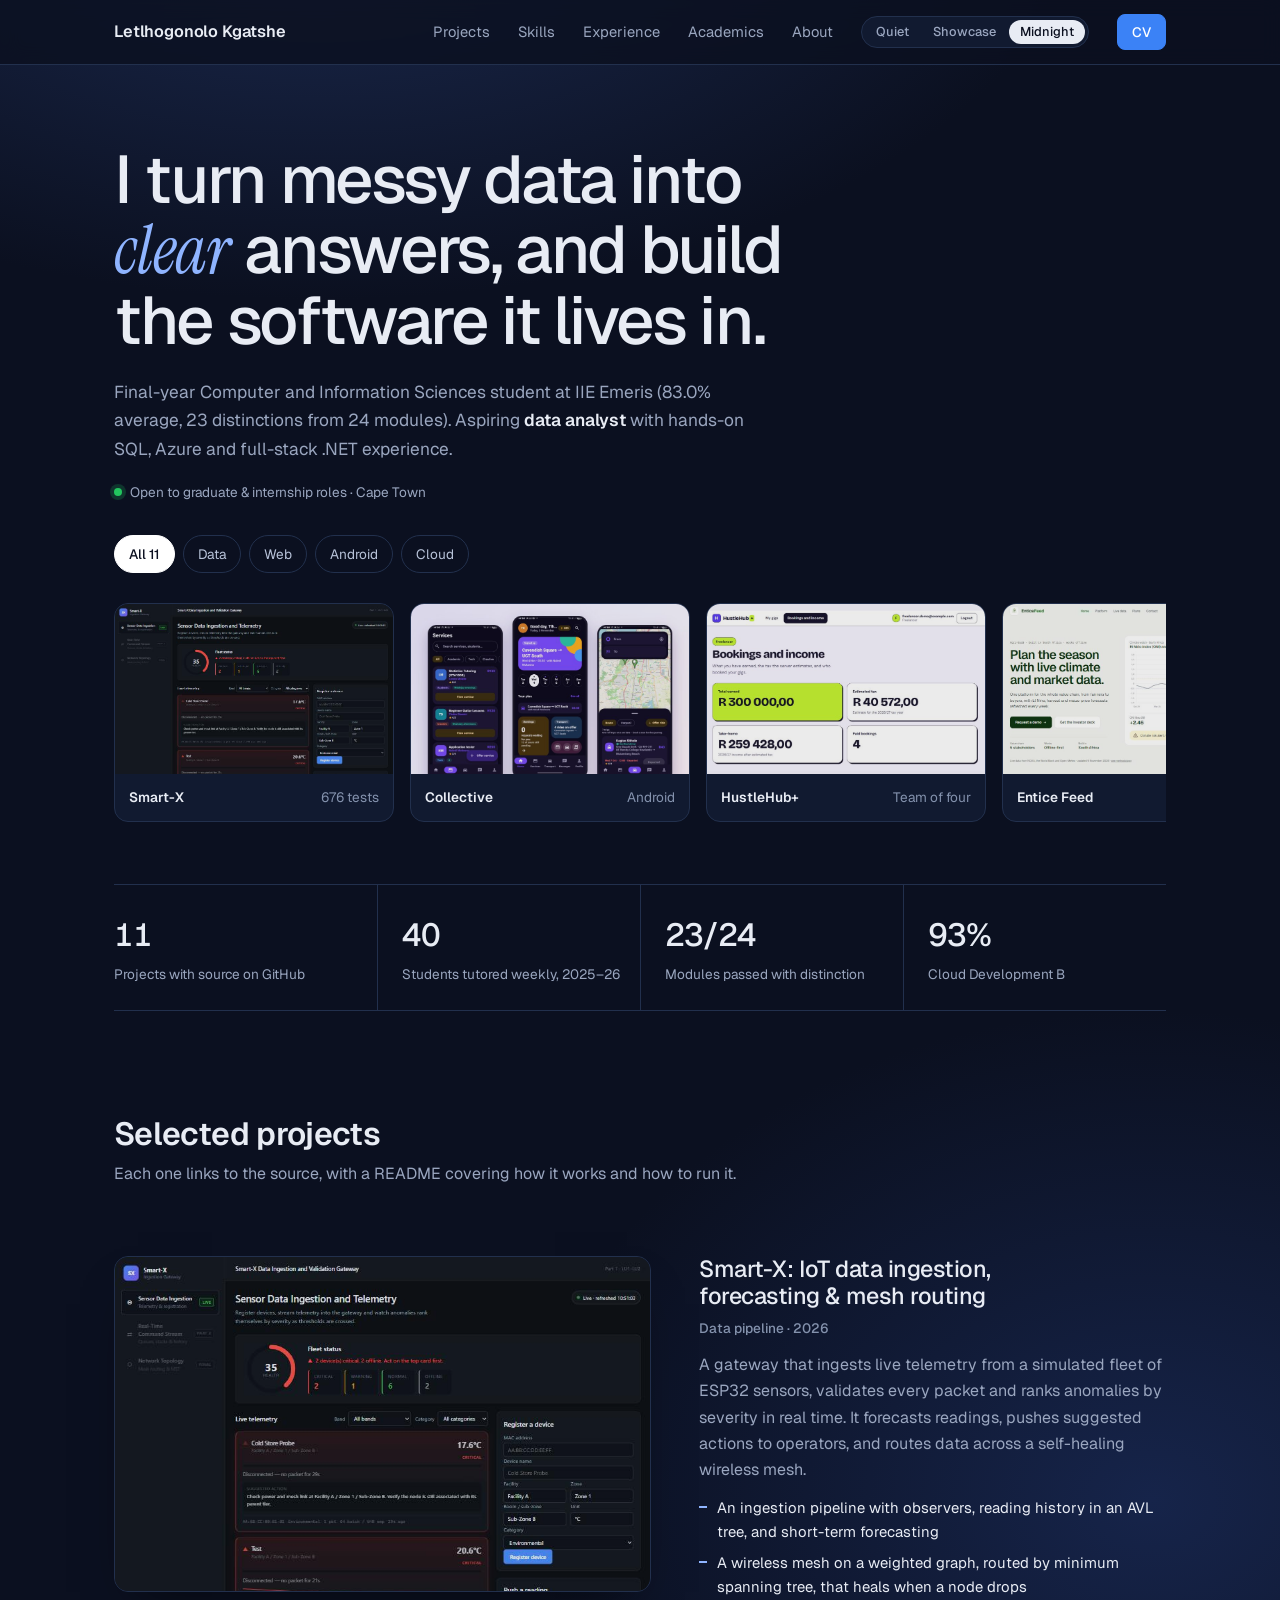
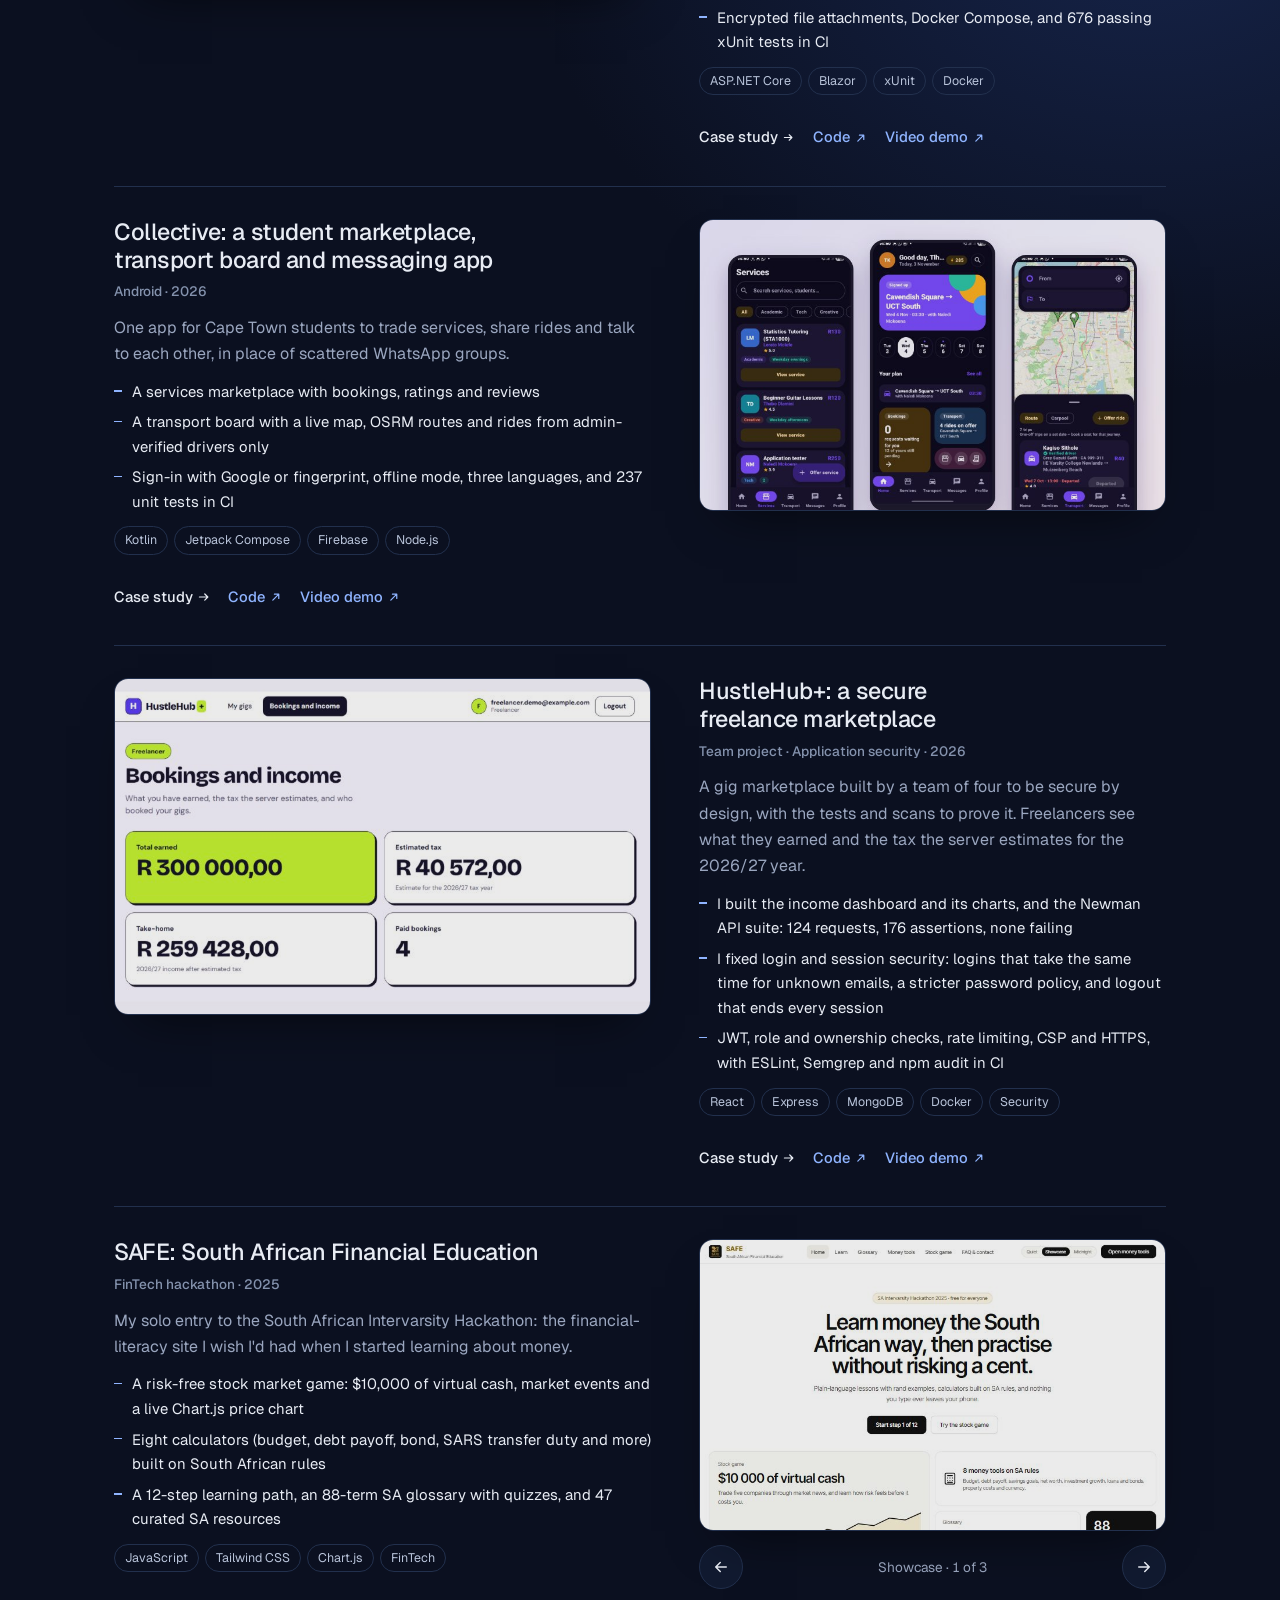
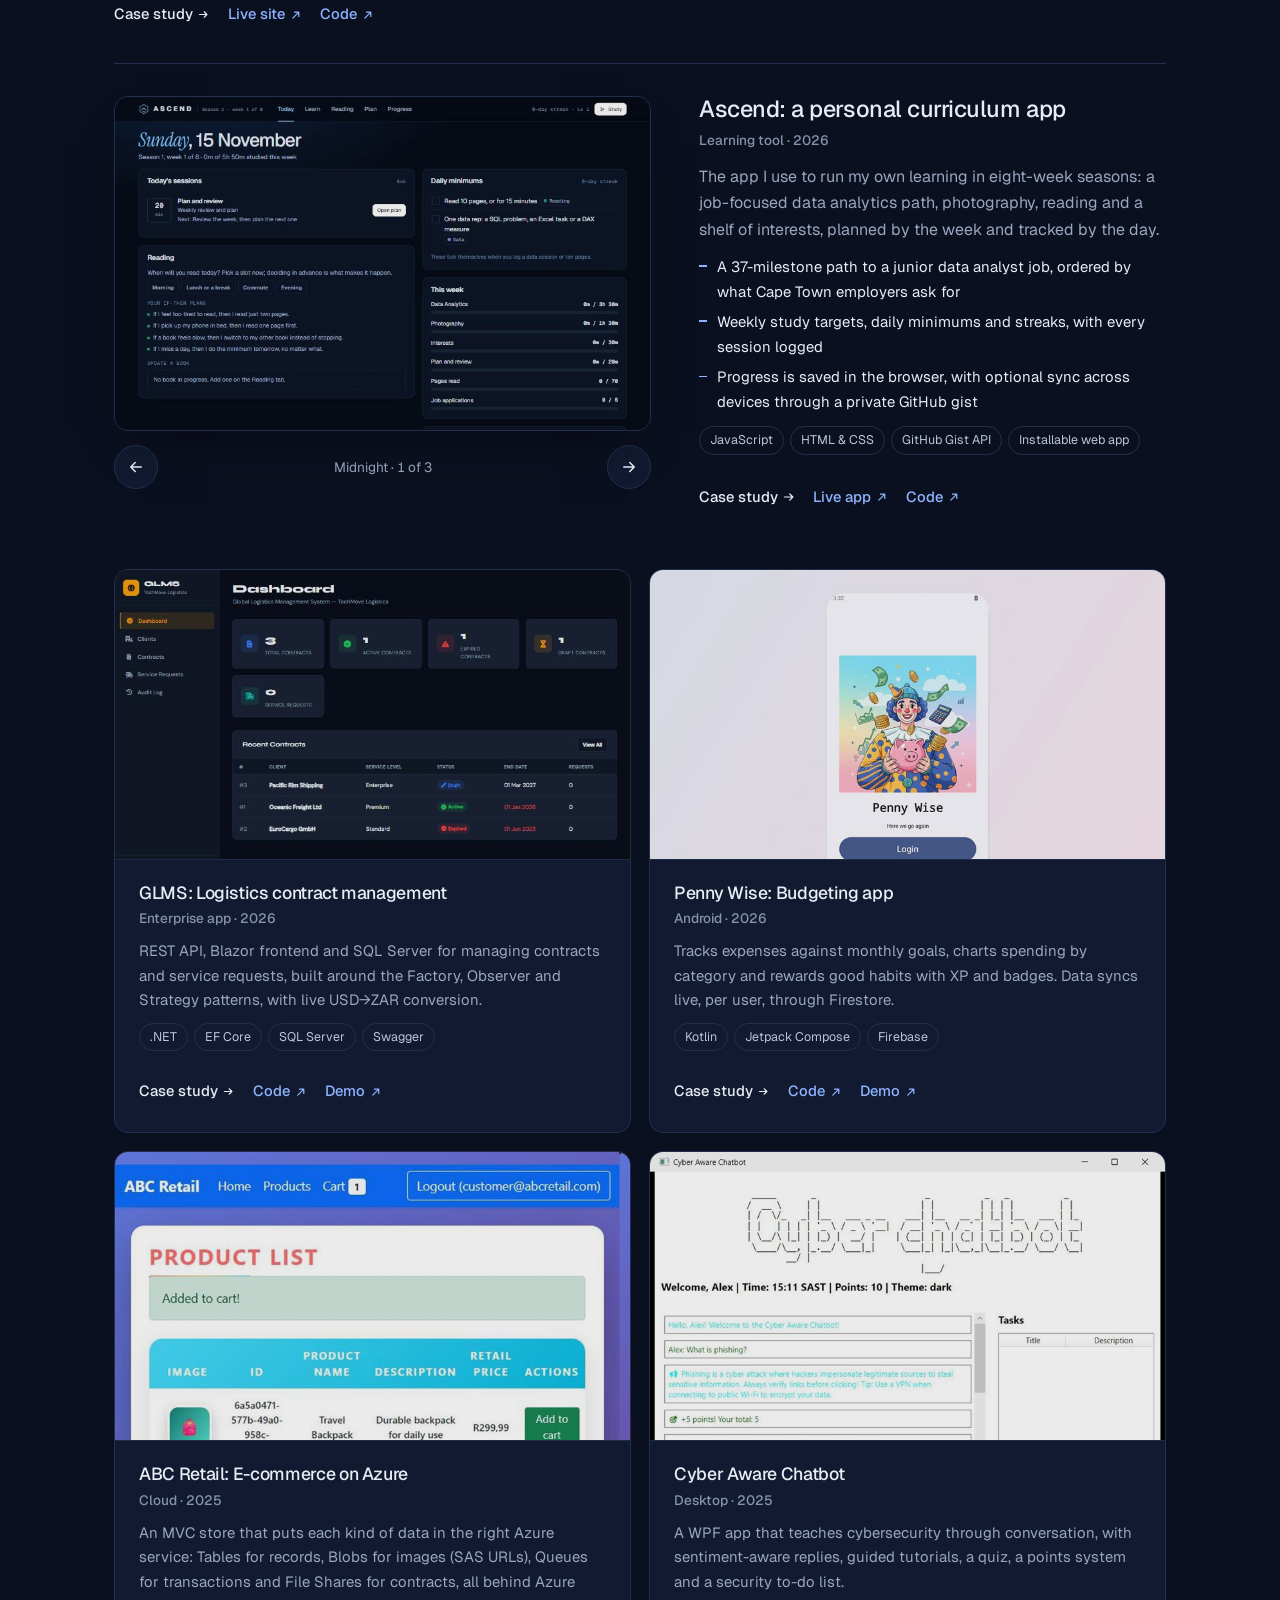
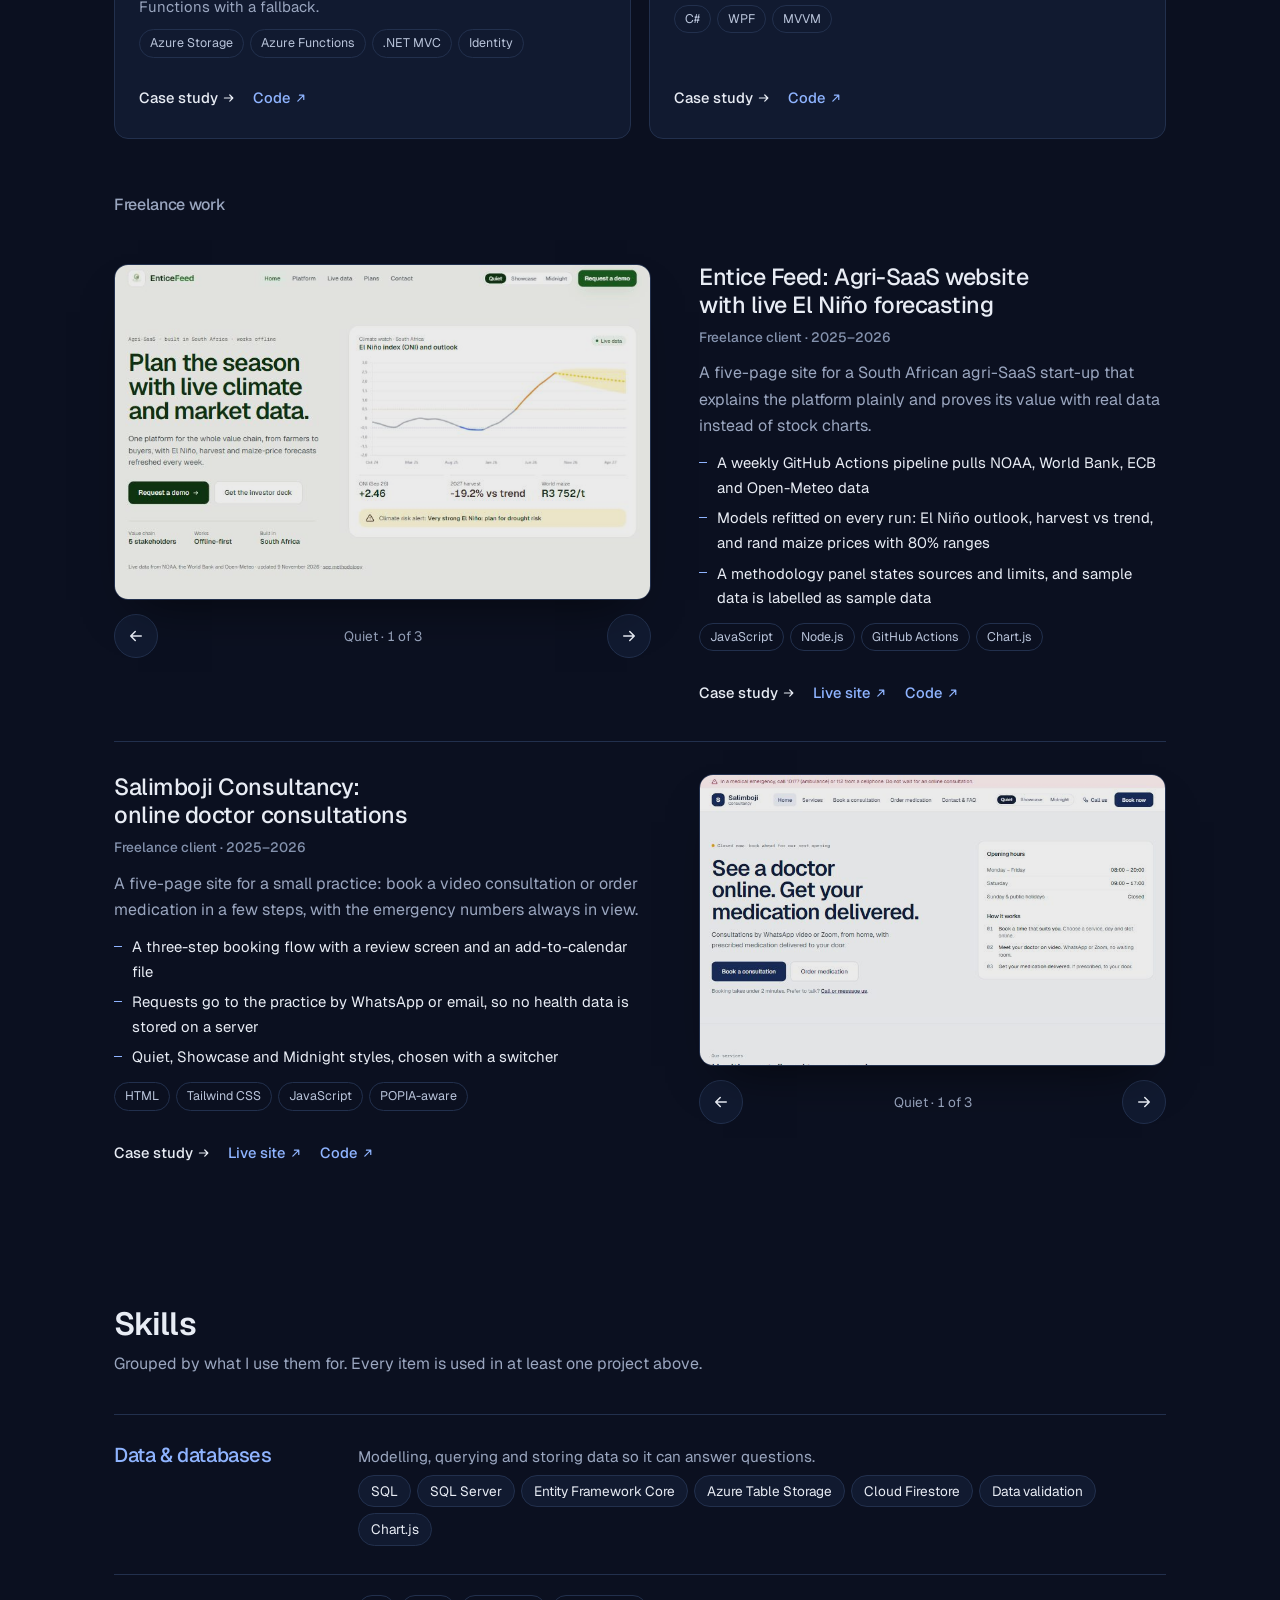
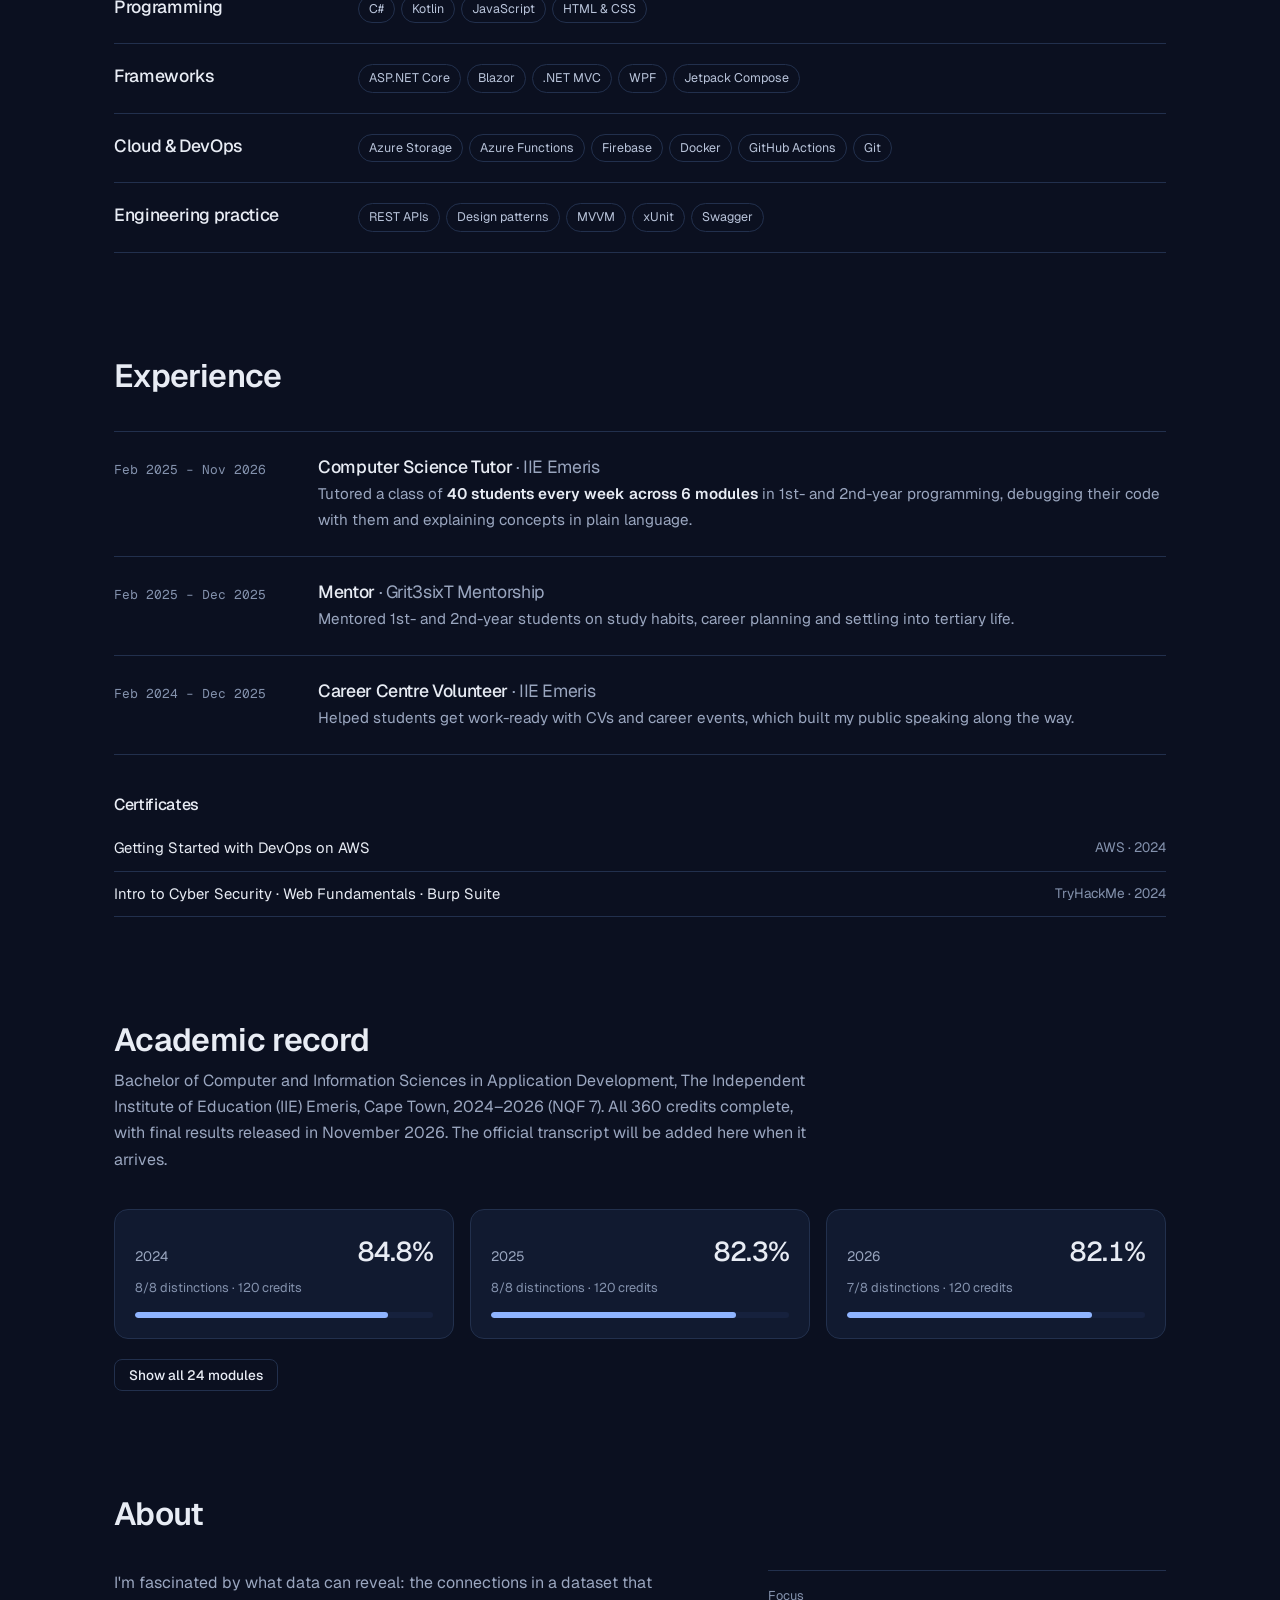
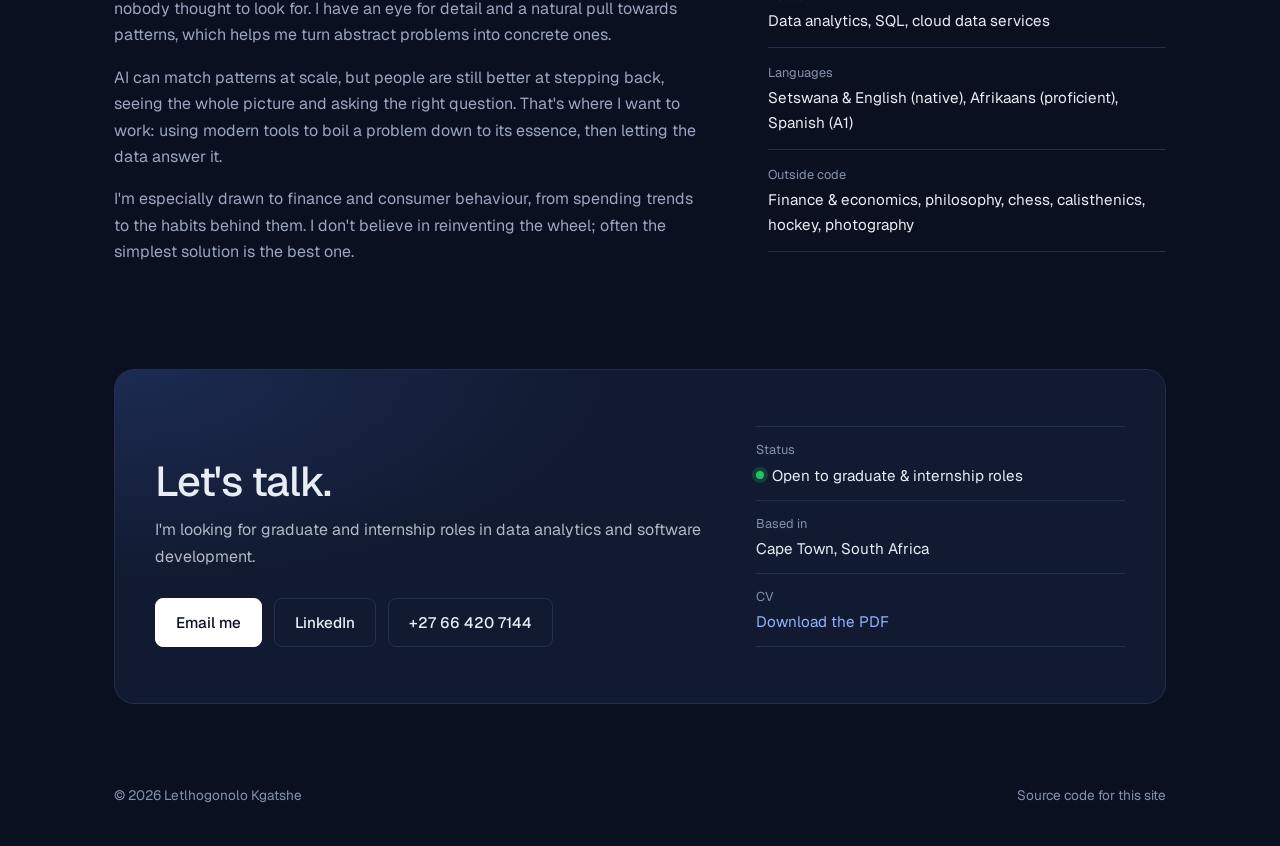
<file: index.html>
<!DOCTYPE html>
<html lang="en" data-style="midnight">
<head>
  <meta charset="UTF-8">
  <meta name="viewport" content="width=device-width, initial-scale=1.0">
  <title>Letlhogonolo Kgatshe | Data Analytics &amp; Software</title>
  <meta name="description" content="Letlhogonolo Kgatshe: final-year Computer and Information Sciences student in Cape Town focused on data analytics, SQL, cloud and software development. 83% average, with 23 distinctions from 24 modules.">
  <link rel="canonical" href="https://letlhogonolo-kgatshe.github.io/">
  <meta property="og:type" content="website">
  <meta property="og:url" content="https://letlhogonolo-kgatshe.github.io/">
  <meta property="og:title" content="Letlhogonolo Kgatshe | Data Analytics &amp; Software">
  <meta property="og:description" content="Final-year Computer and Information Sciences student focused on data analytics. 83.0% average, 23/24 distinctions.">
  <meta property="og:image" content="https://letlhogonolo-kgatshe.github.io/profile.jpg">
  <meta name="twitter:card" content="summary">
  <meta name="theme-color" content="#0b1020">
  <script>try{var s=localStorage.getItem('site-style');if(s==='quiet'||s==='showcase'){document.documentElement.setAttribute('data-style',s);}}catch(e){}</script>
  <link rel="icon" href="favicon.svg" type="image/svg+xml">
  <link rel="preconnect" href="https://fonts.googleapis.com">
  <link rel="preconnect" href="https://fonts.gstatic.com" crossorigin>
  <link href="https://fonts.googleapis.com/css2?family=Geist:wght@400;500;600&family=Geist+Mono:wght@400;500&family=Instrument+Serif:ital@1&display=swap" rel="stylesheet">
  <link rel="stylesheet" href="styles.css?v=0d69efad">
</head>
<body>
  <a class="skip" href="#main">Skip to content</a>

  <header class="nav">
    <div class="container nav-inner">
      <a href="#top" class="logo">Letlhogonolo Kgatshe</a>
      <button class="nav-toggle" aria-label="Toggle menu" aria-expanded="false" aria-controls="nav-links">
        <span></span><span></span>
      </button>
      <nav class="nav-links" id="nav-links">
        <a href="#projects">Projects</a>
        <a href="#skills">Skills</a>
        <a href="#experience">Experience</a>
        <a href="#academics">Academics</a>
        <a href="#about">About</a>
        <div class="style-row"><span class="style-label">Style</span><div class="style-switch" role="group" aria-label="Site style">
          <button type="button" data-style-set="quiet" aria-pressed="false">Quiet</button>
          <button type="button" data-style-set="showcase" aria-pressed="false">Showcase</button>
          <button type="button" data-style-set="midnight" aria-pressed="true">Midnight</button>
        </div></div>
        <a href="Letlhogonolo-Kgatshe-CV.pdf" class="btn btn-small" target="_blank" rel="noopener">CV</a>
      </nav>
    </div>
  </header>

  <main id="main">
    <!-- Hero -->
    <section class="hero container" id="top">
      <div class="hero-text">
        <div class="hero-id">
          <img src="profile.jpg" alt="Portrait of Letlhogonolo Kgatshe" class="hero-avatar" width="640" height="640">
        </div>
        <a href="#projects" class="hero-pill"><b>New</b>Collective and HustleHub+ case studies</a>
        <h1>I turn messy data into <span class="serif">clear</span> answers, and build the software it lives in.</h1>
        <p class="lead">
          Final-year Computer and Information Sciences student at IIE Emeris (83.0% average, 23 distinctions from 24 modules).
          Aspiring <strong>data analyst</strong> with hands-on SQL, Azure and full-stack .NET experience.
        </p>
        <div class="hero-actions">
          <a href="#projects" class="btn">See my work</a>
          <a href="Letlhogonolo-Kgatshe-CV.pdf" class="btn btn-ghost" target="_blank" rel="noopener">Download CV</a>
        </div>
        <p class="status"><span class="dot" aria-hidden="true"></span>Open to graduate &amp; internship roles · Cape Town</p>
        <div class="socials">
          <a href="https://github.com/Letlhogonolo-Kgatshe" target="_blank" rel="noopener">
            <svg viewBox="0 0 24 24" aria-hidden="true"><path d="M12 .5a11.5 11.5 0 0 0-3.64 22.41c.58.1.79-.25.79-.56v-2c-3.2.7-3.88-1.37-3.88-1.37-.52-1.33-1.28-1.69-1.28-1.69-1.05-.71.08-.7.08-.7 1.16.08 1.77 1.19 1.77 1.19 1.03 1.77 2.7 1.26 3.36.96.1-.75.4-1.26.73-1.55-2.55-.29-5.24-1.28-5.24-5.69 0-1.26.45-2.29 1.19-3.1-.12-.29-.52-1.46.11-3.05 0 0 .97-.31 3.17 1.18a11 11 0 0 1 5.77 0c2.2-1.49 3.17-1.18 3.17-1.18.63 1.59.23 2.76.11 3.05.74.81 1.19 1.84 1.19 3.1 0 4.42-2.7 5.39-5.26 5.68.41.36.78 1.06.78 2.14v3.17c0 .31.21.67.8.56A11.5 11.5 0 0 0 12 .5Z"/></svg>
            GitHub
          </a>
          <a href="https://www.linkedin.com/in/letlhogonolo-kgatshe-69aa2a2b7/" target="_blank" rel="noopener">
            <svg viewBox="0 0 24 24" aria-hidden="true"><path d="M20.45 20.45h-3.56v-5.57c0-1.33-.02-3.04-1.85-3.04-1.85 0-2.14 1.45-2.14 2.94v5.67H9.34V9h3.42v1.56h.05c.48-.9 1.64-1.85 3.37-1.85 3.6 0 4.27 2.37 4.27 5.46v6.28ZM5.34 7.43a2.06 2.06 0 1 1 0-4.13 2.06 2.06 0 0 1 0 4.13ZM7.12 20.45H3.56V9h3.56v11.45ZM22.22 0H1.77C.79 0 0 .77 0 1.73v20.54C0 23.23.79 24 1.77 24h20.45c.98 0 1.78-.77 1.78-1.73V1.73C24 .77 23.2 0 22.22 0Z"/></svg>
            LinkedIn
          </a>
          <a href="mailto:Tlhogikgatshe@gmail.com">
            <svg viewBox="0 0 24 24" fill="none" stroke="currentColor" stroke-width="2" aria-hidden="true"><rect x="2" y="4" width="20" height="16" rx="2"/><path d="m22 6-10 7L2 6"/></svg>
            Tlhogikgatshe@gmail.com
          </a>
        </div>
      </div>
      <div class="hero-photo">
        <img src="profile.jpg" alt="" width="640" height="640" aria-hidden="true">
      </div>
      <div class="hero-bento" aria-label="Featured projects">
        <a class="tile-lead" href="projects/smartx.html"><img src="img/projects/smartx.jpg" alt="Smart-X telemetry dashboard" loading="lazy" width="799" height="506"><span>Smart-X</span></a>
        <a href="projects/collective.html"><img src="img/projects/collective.jpg" alt="Collective app screens" loading="lazy" width="800" height="500"><span>Collective</span></a>
        <a href="projects/hustlehub-plus.html"><img src="img/projects/hustlehub-plus.jpg" alt="HustleHub+ income dashboard" loading="lazy" width="800" height="500"><span>HustleHub+</span></a>
        <a href="projects/glms.html"><img src="img/projects/glms.jpg" alt="GLMS contract dashboard" loading="lazy" width="800" height="500"><span>GLMS</span></a>
        <a class="tile-stat" href="#academics"><span>Academic record</span><strong>23/24</strong><span>modules with distinction</span></a>
      </div>
      <div class="hero-wordmark" aria-hidden="true">Kgatshe</div>
      <div class="hero-filter" role="group" aria-label="Filter projects">
        <button type="button" data-filter="all" aria-pressed="true">All 11</button>
        <button type="button" data-filter="data" aria-pressed="false">Data</button>
        <button type="button" data-filter="web" aria-pressed="false">Web</button>
        <button type="button" data-filter="android" aria-pressed="false">Android</button>
        <button type="button" data-filter="cloud" aria-pressed="false">Cloud</button>
      </div>
      <ul class="hero-strip" aria-label="All projects">
        <li data-tags="data"><a href="projects/smartx.html"><img src="img/projects/smartx.jpg" alt="Smart-X telemetry dashboard" loading="lazy" width="800" height="500"><span class="strip-cap"><strong>Smart-X</strong><span>676 tests</span></span></a></li>
        <li data-tags="android cloud"><a href="projects/collective.html"><img src="img/projects/collective.jpg" alt="Collective app screens" loading="lazy" width="800" height="500"><span class="strip-cap"><strong>Collective</strong><span>Android</span></span></a></li>
        <li data-tags="web"><a href="projects/hustlehub-plus.html"><img src="img/projects/hustlehub-plus.jpg" alt="HustleHub+ income dashboard" loading="lazy" width="800" height="500"><span class="strip-cap"><strong>HustleHub+</strong><span>Team of four</span></span></a></li>
        <li data-tags="data web"><a href="projects/entice-feed.html"><img src="img/projects/entice-feed.jpg" alt="Entice Feed home page" loading="lazy" width="800" height="500"><span class="strip-cap"><strong>Entice Feed</strong><span>Freelance</span></span></a></li>
        <li data-tags="web"><a href="projects/salimboji.html"><img src="img/projects/salimboji.jpg" alt="Salimboji Consultancy home page" loading="lazy" width="800" height="500"><span class="strip-cap"><strong>Salimboji</strong><span>Freelance</span></span></a></li>
        <li data-tags="web"><a href="projects/safe.html"><img src="img/projects/safe.jpg" alt="SAFE home page" loading="lazy" width="800" height="500"><span class="strip-cap"><strong>SAFE</strong><span>Hackathon</span></span></a></li>
        <li data-tags="web"><a href="projects/ascend.html"><img src="img/projects/ascend.jpg" alt="Ascend Today view" loading="lazy" width="800" height="500"><span class="strip-cap"><strong>Ascend</strong><span>Daily tool</span></span></a></li>
        <li data-tags="data web"><a href="projects/glms.html"><img src="img/projects/glms.jpg" alt="GLMS contract dashboard" loading="lazy" width="800" height="500"><span class="strip-cap"><strong>GLMS</strong><span>.NET API</span></span></a></li>
        <li data-tags="android cloud"><a href="projects/penny-wise.html"><img src="img/projects/penny-wise.jpg" alt="Penny Wise welcome screen" loading="lazy" width="800" height="500"><span class="strip-cap"><strong>Penny Wise</strong><span>Android</span></span></a></li>
        <li data-tags="cloud web"><a href="projects/abc-retail.html"><img src="img/projects/abc-retail.jpg" alt="ABC Retail product list" loading="lazy" width="800" height="500"><span class="strip-cap"><strong>ABC Retail</strong><span>Azure</span></span></a></li>
        <li data-tags=""><a href="projects/cyber-aware-chatbot.html"><img src="img/projects/cyber-aware-chatbot.jpg" alt="Cyber Aware Chatbot conversation" loading="lazy" width="800" height="500"><span class="strip-cap"><strong>Cyber Aware Chatbot</strong><span>Desktop</span></span></a></li>
      </ul>
    </section>

    <!-- Key numbers -->
    <section class="container" aria-label="Highlights">
      <div class="stats">
        <div class="stat"><span class="stat-value">11</span><span class="stat-label">Projects with source on GitHub</span></div>
        <div class="stat"><span class="stat-value">40</span><span class="stat-label">Students tutored weekly, 2025–26</span></div>
        <div class="stat"><span class="stat-value">23/24</span><span class="stat-label">Modules passed with distinction</span></div>
        <div class="stat"><span class="stat-value">93%</span><span class="stat-label">Cloud Development B</span></div>
      </div>
    </section>

    <!-- Projects -->
    <section id="projects" class="section container">
      <div class="section-head">
        <h2>Selected projects</h2>
        <p>Each one links to the source, with a README covering how it works and how to run it.</p>
      </div>

      <article class="feature">
        <a class="feature-media" href="https://github.com/Letlhogonolo-Kgatshe/smartx-iot-gateway" target="_blank" rel="noopener">
          <img src="img/projects/smartx.jpg" alt="Smart-X live telemetry dashboard showing fleet health and critical devices" loading="lazy" width="799" height="506">
        </a>
        <div class="feature-body">
          <h3>Smart-X: IoT data ingestion, forecasting &amp; mesh routing</h3>
          <p class="meta">Data pipeline · 2026</p>
          <p>A gateway that ingests live telemetry from a simulated fleet of ESP32 sensors, validates every packet and ranks anomalies by severity in real time. It forecasts readings, pushes suggested actions to operators, and routes data across a self-healing wireless mesh.</p>
          <ul class="points">
            <li>An ingestion pipeline with observers, reading history in an AVL tree, and short-term forecasting</li>
            <li>A wireless mesh on a weighted graph, routed by minimum spanning tree, that heals when a node drops</li>
            <li>Encrypted file attachments, Docker Compose, and 676 passing xUnit tests in CI</li>
          </ul>
          <ul class="tags"><li>ASP.NET Core</li><li>Blazor</li><li>xUnit</li><li>Docker</li></ul>
          <div class="links"><a href="projects/smartx.html" class="card-cta">Case study</a><a href="https://github.com/Letlhogonolo-Kgatshe/smartx-iot-gateway" target="_blank" rel="noopener">Code</a>
            <a href="https://youtu.be/s4NIdMSn380" target="_blank" rel="noopener">Video demo</a>
          </div>
        </div>
      </article>

      <article class="feature reverse">
        <a class="feature-media" href="https://github.com/Letlhogonolo-Kgatshe/collective" target="_blank" rel="noopener">
          <img src="img/projects/collective.jpg" alt="Three Collective screens: the services marketplace, the planner-style home and the transport map with rides" loading="lazy" width="800" height="500">
        </a>
        <div class="feature-body">
          <h3>Collective: a student marketplace, transport board and messaging app</h3>
          <p class="meta">Android · 2026</p>
          <p>One app for Cape Town students to trade services, share rides and talk to each other, in place of scattered WhatsApp groups.</p>
          <ul class="points">
            <li>A services marketplace with bookings, ratings and reviews</li>
            <li>A transport board with a live map, OSRM routes and rides from admin-verified drivers only</li>
            <li>Sign-in with Google or fingerprint, offline mode, three languages, and 237 unit tests in CI</li>
          </ul>
          <ul class="tags"><li>Kotlin</li><li>Jetpack Compose</li><li>Firebase</li><li>Node.js</li></ul>
          <div class="links"><a href="projects/collective.html" class="card-cta">Case study</a><a href="https://github.com/Letlhogonolo-Kgatshe/collective" target="_blank" rel="noopener">Code</a>
            <a href="https://1drv.ms/v/c/2a750ce9fd96870b/IQC-3WC2xFySRb22O44PqtBnATGgic65yr3vV3LgCW4VhbM" target="_blank" rel="noopener">Video demo</a>
          </div>
        </div>
      </article>

      <article class="feature">
        <a class="feature-media" href="https://github.com/Letlhogonolo-Kgatshe/hustlehub-plus" target="_blank" rel="noopener">
          <img src="img/projects/hustlehub-plus.jpg" alt="HustleHub+ freelancer income dashboard showing total earned, estimated tax, take-home and paid bookings" loading="lazy" width="800" height="500">
        </a>
        <div class="feature-body">
          <h3>HustleHub+: a secure freelance marketplace</h3>
          <p class="meta">Team project · Application security · 2026</p>
          <p>A gig marketplace built by a team of four to be secure by design, with the tests and scans to prove it. Freelancers see what they earned and the tax the server estimates for the 2026/27 year.</p>
          <ul class="points">
            <li>I built the income dashboard and its charts, and the Newman API suite: 124 requests, 176 assertions, none failing</li>
            <li>I fixed login and session security: logins that take the same time for unknown emails, a stricter password policy, and logout that ends every session</li>
            <li>JWT, role and ownership checks, rate limiting, CSP and HTTPS, with ESLint, Semgrep and npm audit in CI</li>
          </ul>
          <ul class="tags"><li>React</li><li>Express</li><li>MongoDB</li><li>Docker</li><li>Security</li></ul>
          <div class="links"><a href="projects/hustlehub-plus.html" class="card-cta">Case study</a><a href="https://github.com/Letlhogonolo-Kgatshe/hustlehub-plus" target="_blank" rel="noopener">Code</a>
            <a href="https://youtu.be/KpMu77Uqex8" target="_blank" rel="noopener">Video demo</a>
          </div>
        </div>
      </article>

      <article class="feature reverse">
        <div class="feature-media shot-stack" data-stack>
          <a class="stack-link" href="https://letlhogonolo-kgatshe.github.io/SAFE/" target="_blank" rel="noopener">
            <img class="stack-card" data-pos="0" data-label="Showcase" src="img/projects/safe-showcase.jpg" alt="SAFE home page in the Showcase style" loading="lazy" width="800" height="500">
            <img class="stack-card" data-pos="1" data-label="Quiet" src="img/projects/safe-quiet.jpg" alt="SAFE home page in the Quiet style" loading="lazy" width="800" height="500">
            <img class="stack-card" data-pos="2" data-label="Midnight" src="img/projects/safe-midnight.jpg" alt="SAFE home page in the Midnight style" loading="lazy" width="800" height="500">
          </a>
          <div class="stack-bar"><button type="button" class="stack-prev" aria-label="Show SAFE in the previous style"><svg viewBox="0 0 24 24" width="18" height="18" fill="none" stroke="currentColor" stroke-width="2" stroke-linecap="round" stroke-linejoin="round" aria-hidden="true"><path d="M19 12H5M11 18l-6-6 6-6"/></svg></button><span class="stack-label" aria-live="polite">Showcase · 1 of 3</span><button type="button" class="stack-next" aria-label="Show SAFE in the next style"><svg viewBox="0 0 24 24" width="18" height="18" fill="none" stroke="currentColor" stroke-width="2" stroke-linecap="round" stroke-linejoin="round" aria-hidden="true"><path d="M5 12h14M13 6l6 6-6 6"/></svg></button></div>
        </div>
        <div class="feature-body">
          <h3>SAFE: South African Financial Education</h3>
          <p class="meta">FinTech hackathon · 2025</p>
          <p>My solo entry to the South African Intervarsity Hackathon: the financial-literacy site I wish I'd had when I started learning about money.</p>
          <ul class="points">
            <li>A risk-free stock market game: $10,000 of virtual cash, market events and a live Chart.js price chart</li>
            <li>Eight calculators (budget, debt payoff, bond, SARS transfer duty and more) built on South African rules</li>
            <li>A 12-step learning path, an 88-term SA glossary with quizzes, and 47 curated SA resources</li>
          </ul>
          <ul class="tags"><li>JavaScript</li><li>Tailwind CSS</li><li>Chart.js</li><li>FinTech</li></ul>
          <div class="links"><a href="projects/safe.html" class="card-cta">Case study</a><a href="https://letlhogonolo-kgatshe.github.io/SAFE/" target="_blank" rel="noopener">Live site</a>
            <a href="https://github.com/Letlhogonolo-Kgatshe/SAFE" target="_blank" rel="noopener">Code</a>
          </div>
        </div>
      </article>

      <article class="feature">
        <div class="feature-media shot-stack" data-stack>
          <a class="stack-link" href="https://letlhogonolo-kgatshe.github.io/ascend/" target="_blank" rel="noopener">
            <img class="stack-card" data-pos="0" data-label="Midnight" src="img/projects/ascend-midnight.jpg" alt="Ascend Today view in the Midnight style" loading="lazy" width="800" height="500">
            <img class="stack-card" data-pos="1" data-label="Quiet" src="img/projects/ascend-quiet.jpg" alt="Ascend Today view in the Quiet style" loading="lazy" width="800" height="500">
            <img class="stack-card" data-pos="2" data-label="Showcase" src="img/projects/ascend-showcase.jpg" alt="Ascend Today view in the Showcase style" loading="lazy" width="800" height="500">
          </a>
          <div class="stack-bar"><button type="button" class="stack-prev" aria-label="Show Ascend in the previous style"><svg viewBox="0 0 24 24" width="18" height="18" fill="none" stroke="currentColor" stroke-width="2" stroke-linecap="round" stroke-linejoin="round" aria-hidden="true"><path d="M19 12H5M11 18l-6-6 6-6"/></svg></button><span class="stack-label" aria-live="polite">Midnight · 1 of 3</span><button type="button" class="stack-next" aria-label="Show Ascend in the next style"><svg viewBox="0 0 24 24" width="18" height="18" fill="none" stroke="currentColor" stroke-width="2" stroke-linecap="round" stroke-linejoin="round" aria-hidden="true"><path d="M5 12h14M13 6l6 6-6 6"/></svg></button></div>
        </div>
        <div class="feature-body">
          <h3>Ascend: a personal curriculum app</h3>
          <p class="meta">Learning tool · 2026</p>
          <p>The app I use to run my own learning in eight-week seasons: a job-focused data analytics path, photography, reading and a shelf of interests, planned by the week and tracked by the day.</p>
          <ul class="points">
            <li>A 37-milestone path to a junior data analyst job, ordered by what Cape Town employers ask for</li>
            <li>Weekly study targets, daily minimums and streaks, with every session logged</li>
            <li>Progress is saved in the browser, with optional sync across devices through a private GitHub gist</li>
          </ul>
          <ul class="tags"><li>JavaScript</li><li>HTML &amp; CSS</li><li>GitHub Gist API</li><li>Installable web app</li></ul>
          <div class="links"><a href="projects/ascend.html" class="card-cta">Case study</a><a href="https://letlhogonolo-kgatshe.github.io/ascend/" target="_blank" rel="noopener">Live app</a>
            <a href="https://github.com/Letlhogonolo-Kgatshe/ascend" target="_blank" rel="noopener">Code</a>
          </div>
        </div>
      </article>

      <div class="project-grid">
        <article class="card">
          <img class="card-img" src="img/projects/glms.jpg" alt="GLMS dashboard with contract status counts" loading="lazy" width="800" height="500">
          <div class="card-body">
            <h3>GLMS: Logistics contract management</h3>
            <p class="meta">Enterprise app · 2026</p>
            <p>REST API, Blazor frontend and SQL Server for managing contracts and service requests, built around the Factory, Observer and Strategy patterns, with live USD→ZAR conversion.</p>
            <ul class="tags"><li>.NET</li><li>EF Core</li><li>SQL Server</li><li>Swagger</li></ul>
            <div class="links"><a href="projects/glms.html" class="card-cta">Case study</a><a href="https://github.com/Letlhogonolo-Kgatshe/glms-contract-management" target="_blank" rel="noopener">Code</a><a href="https://youtu.be/TWxagCLS1yQ" target="_blank" rel="noopener">Demo</a></div>
          </div>
        </article>
        <article class="card">
          <img class="card-img" src="img/projects/penny-wise.jpg" alt="Penny Wise welcome screen on an Android phone" loading="lazy" width="800" height="500">
          <div class="card-body">
            <h3>Penny Wise: Budgeting app</h3>
            <p class="meta">Android · 2026</p>
            <p>Tracks expenses against monthly goals, charts spending by category and rewards good habits with XP and badges. Data syncs live, per user, through Firestore.</p>
            <ul class="tags"><li>Kotlin</li><li>Jetpack Compose</li><li>Firebase</li></ul>
            <div class="links"><a href="projects/penny-wise.html" class="card-cta">Case study</a><a href="https://github.com/Letlhogonolo-Kgatshe/penny-wise-budget-app" target="_blank" rel="noopener">Code</a><a href="https://youtu.be/w4Cir029GtA" target="_blank" rel="noopener">Demo</a></div>
          </div>
        </article>
        <article class="card">
          <img class="card-img" src="img/projects/abc-retail.jpg" alt="ABC Retail product list with product images and Add to cart buttons" loading="lazy" width="800" height="500">
          <div class="card-body">
            <h3>ABC Retail: E-commerce on Azure</h3>
            <p class="meta">Cloud · 2025</p>
            <p>An MVC store that puts each kind of data in the right Azure service: Tables for records, Blobs for images (SAS URLs), Queues for transactions and File Shares for contracts, all behind Azure Functions with a fallback.</p>
            <ul class="tags"><li>Azure Storage</li><li>Azure Functions</li><li>.NET MVC</li><li>Identity</li></ul>
            <div class="links"><a href="projects/abc-retail.html" class="card-cta">Case study</a><a href="https://github.com/Letlhogonolo-Kgatshe/abc-retail-azure" target="_blank" rel="noopener">Code</a></div>
          </div>
        </article>
        <article class="card">
          <img class="card-img" src="img/projects/cyber-aware-chatbot.jpg" alt="Cyber Aware Chatbot answering a question about phishing" loading="lazy" width="800" height="500">
          <div class="card-body">
            <h3>Cyber Aware Chatbot</h3>
            <p class="meta">Desktop · 2025</p>
            <p>A WPF app that teaches cybersecurity through conversation, with sentiment-aware replies, guided tutorials, a quiz, a points system and a security to-do list.</p>
            <ul class="tags"><li>C#</li><li>WPF</li><li>MVVM</li></ul>
            <div class="links"><a href="projects/cyber-aware-chatbot.html" class="card-cta">Case study</a><a href="https://github.com/Letlhogonolo-Kgatshe/cyber-aware-chatbot" target="_blank" rel="noopener">Code</a></div>
          </div>
        </article>
      </div>

      <h3 class="subhead">Freelance work</h3>
      <article class="feature">
        <div class="feature-media shot-stack" data-stack>
          <a class="stack-link" href="https://letlhogonolo-kgatshe.github.io/entice-feed-website/" target="_blank" rel="noopener">
            <img class="stack-card" data-pos="0" data-label="Quiet" src="img/projects/entice-feed-quiet.jpg" alt="Entice Feed home page with the live El Niño watch in the Quiet style" loading="lazy" width="800" height="500">
            <img class="stack-card" data-pos="1" data-label="Showcase" src="img/projects/entice-feed-showcase.jpg" alt="Entice Feed home page with the live El Niño watch in the Showcase style" loading="lazy" width="800" height="500">
            <img class="stack-card" data-pos="2" data-label="Midnight" src="img/projects/entice-feed-midnight.jpg" alt="Entice Feed home page with the live El Niño watch in the Midnight style" loading="lazy" width="800" height="500">
          </a>
          <div class="stack-bar"><button type="button" class="stack-prev" aria-label="Show Entice Feed in the previous style"><svg viewBox="0 0 24 24" width="18" height="18" fill="none" stroke="currentColor" stroke-width="2" stroke-linecap="round" stroke-linejoin="round" aria-hidden="true"><path d="M19 12H5M11 18l-6-6 6-6"/></svg></button><span class="stack-label" aria-live="polite">Quiet · 1 of 3</span><button type="button" class="stack-next" aria-label="Show Entice Feed in the next style"><svg viewBox="0 0 24 24" width="18" height="18" fill="none" stroke="currentColor" stroke-width="2" stroke-linecap="round" stroke-linejoin="round" aria-hidden="true"><path d="M5 12h14M13 6l6 6-6 6"/></svg></button></div>
        </div>
        <div class="feature-body">
          <h3>Entice Feed: Agri-SaaS website with live El Niño forecasting</h3>
          <p class="meta">Freelance client · 2025–2026</p>
          <p>A five-page site for a South African agri-SaaS start-up that explains the platform plainly and proves its value with real data instead of stock charts.</p>
          <ul class="points">
            <li>A weekly GitHub Actions pipeline pulls NOAA, World Bank, ECB and Open-Meteo data</li>
            <li>Models refitted on every run: El Niño outlook, harvest vs trend, and rand maize prices with 80% ranges</li>
            <li>A methodology panel states sources and limits, and sample data is labelled as sample data</li>
          </ul>
          <ul class="tags"><li>JavaScript</li><li>Node.js</li><li>GitHub Actions</li><li>Chart.js</li></ul>
          <div class="links"><a href="projects/entice-feed.html" class="card-cta">Case study</a><a href="https://letlhogonolo-kgatshe.github.io/entice-feed-website/" target="_blank" rel="noopener">Live site</a><a href="https://github.com/Letlhogonolo-Kgatshe/entice-feed-website" target="_blank" rel="noopener">Code</a></div>
        </div>
      </article>

      <article class="feature reverse">
        <div class="feature-media shot-stack" data-stack>
          <a class="stack-link" href="https://letlhogonolo-kgatshe.github.io/salimboji-consultancy-website/" target="_blank" rel="noopener">
            <img class="stack-card" data-pos="0" data-label="Quiet" src="img/projects/salimboji-quiet.jpg" alt="Salimboji Consultancy home page in the Quiet style" loading="lazy" width="800" height="500">
            <img class="stack-card" data-pos="1" data-label="Showcase" src="img/projects/salimboji-showcase.jpg" alt="Salimboji Consultancy home page in the Showcase style" loading="lazy" width="800" height="500">
            <img class="stack-card" data-pos="2" data-label="Midnight" src="img/projects/salimboji-midnight.jpg" alt="Salimboji Consultancy home page in the Midnight style" loading="lazy" width="800" height="500">
          </a>
          <div class="stack-bar"><button type="button" class="stack-prev" aria-label="Show Salimboji Consultancy in the previous style"><svg viewBox="0 0 24 24" width="18" height="18" fill="none" stroke="currentColor" stroke-width="2" stroke-linecap="round" stroke-linejoin="round" aria-hidden="true"><path d="M19 12H5M11 18l-6-6 6-6"/></svg></button><span class="stack-label" aria-live="polite">Quiet · 1 of 3</span><button type="button" class="stack-next" aria-label="Show Salimboji Consultancy in the next style"><svg viewBox="0 0 24 24" width="18" height="18" fill="none" stroke="currentColor" stroke-width="2" stroke-linecap="round" stroke-linejoin="round" aria-hidden="true"><path d="M5 12h14M13 6l6 6-6 6"/></svg></button></div>
        </div>
        <div class="feature-body">
          <h3>Salimboji Consultancy: online doctor consultations</h3>
          <p class="meta">Freelance client · 2025–2026</p>
          <p>A five-page site for a small practice: book a video consultation or order medication in a few steps, with the emergency numbers always in view.</p>
          <ul class="points">
            <li>A three-step booking flow with a review screen and an add-to-calendar file</li>
            <li>Requests go to the practice by WhatsApp or email, so no health data is stored on a server</li>
            <li>Quiet, Showcase and Midnight styles, chosen with a switcher</li>
          </ul>
          <ul class="tags"><li>HTML</li><li>Tailwind CSS</li><li>JavaScript</li><li>POPIA-aware</li></ul>
          <div class="links"><a href="projects/salimboji.html" class="card-cta">Case study</a><a href="https://letlhogonolo-kgatshe.github.io/salimboji-consultancy-website/" target="_blank" rel="noopener">Live site</a><a href="https://github.com/Letlhogonolo-Kgatshe/salimboji-consultancy-website" target="_blank" rel="noopener">Code</a></div>
        </div>
      </article>
    </section>

    <!-- Skills -->
    <section id="skills" class="section container">
      <div class="section-head">
        <h2>Skills</h2>
        <p>Grouped by what I use them for. Every item is used in at least one project above.</p>
      </div>
      <div class="skills">
        <div class="skill-group primary">
          <h3>Data &amp; databases</h3>
          <p>Modelling, querying and storing data so it can answer questions.</p>
          <ul class="tags"><li>SQL</li><li>SQL Server</li><li>Entity Framework Core</li><li>Azure Table Storage</li><li>Cloud Firestore</li><li>Data validation</li><li>Chart.js</li></ul>
        </div>
        <div class="skill-group">
          <h3>Programming</h3>
          <ul class="tags"><li>C#</li><li>Kotlin</li><li>JavaScript</li><li>HTML &amp; CSS</li></ul>
        </div>
        <div class="skill-group">
          <h3>Frameworks</h3>
          <ul class="tags"><li>ASP.NET Core</li><li>Blazor</li><li>.NET MVC</li><li>WPF</li><li>Jetpack Compose</li></ul>
        </div>
        <div class="skill-group">
          <h3>Cloud &amp; DevOps</h3>
          <ul class="tags"><li>Azure Storage</li><li>Azure Functions</li><li>Firebase</li><li>Docker</li><li>GitHub Actions</li><li>Git</li></ul>
        </div>
        <div class="skill-group">
          <h3>Engineering practice</h3>
          <ul class="tags"><li>REST APIs</li><li>Design patterns</li><li>MVVM</li><li>xUnit</li><li>Swagger</li></ul>
        </div>
      </div>
    </section>

    <!-- Experience -->
    <section id="experience" class="section container">
      <div class="section-head">
        <h2>Experience</h2>
      </div>
      <ol class="timeline">
        <li>
          <span class="when">Feb 2025 – Nov 2026</span>
          <div>
            <h3>Computer Science Tutor <span class="org">· IIE Emeris</span></h3>
            <p>Tutored a class of <strong>40 students every week across 6 modules</strong> in 1st- and 2nd-year programming, debugging their code with them and explaining concepts in plain language.</p>
          </div>
        </li>
        <li>
          <span class="when">Feb 2025 – Dec 2025</span>
          <div>
            <h3>Mentor <span class="org">· Grit3sixT Mentorship</span></h3>
            <p>Mentored 1st- and 2nd-year students on study habits, career planning and settling into tertiary life.</p>
          </div>
        </li>
        <li>
          <span class="when">Feb 2024 – Dec 2025</span>
          <div>
            <h3>Career Centre Volunteer <span class="org">· IIE Emeris</span></h3>
            <p>Helped students get work-ready with CVs and career events, which built my public speaking along the way.</p>
          </div>
        </li>
      </ol>
      <div class="certs">
        <h3>Certificates</h3>
        <ul>
          <li><span>Getting Started with DevOps on AWS</span><span class="cert-meta">AWS · 2024</span></li>
          <li><span>Intro to Cyber Security · Web Fundamentals · Burp Suite</span><span class="cert-meta">TryHackMe · 2024</span></li>
        </ul>
      </div>
    </section>

    <!-- Academics -->
    <section id="academics" class="section container">
      <div class="section-head">
        <h2>Academic record</h2>
        <p>Bachelor of Computer and Information Sciences in Application Development, The Independent Institute of Education (IIE) Emeris, Cape Town, 2024–2026 (NQF 7). All 360 credits complete, with final results released in November 2026. The official transcript will be added here when it arrives.</p>
        <!-- Reminder: when the official transcript arrives, link it here (with the ID number removed) and update the sentence above. -->
      </div>
      <div class="academic">
        <div class="year-avgs" id="year-avgs"></div>
        <button class="btn btn-ghost btn-small" id="toggle-modules" aria-expanded="false" aria-controls="marks-chart">Show all 24 modules</button>
        <div class="chart" id="marks-chart" hidden>
          <p class="chart-note">Final mark per module. The dashed line marks the 75% distinction threshold.</p>
          <div id="marks-rows"></div>
        </div>
      </div>
    </section>

    <!-- About -->
    <section id="about" class="section container">
      <div class="section-head">
        <h2>About</h2>
      </div>
      <div class="about-grid">
        <div class="about-text">
          <p>I'm fascinated by what data can reveal: the connections in a dataset that nobody thought to look for. I have an eye for detail and a natural pull towards patterns, which helps me turn abstract problems into concrete ones.</p>
          <p>AI can match patterns at scale, but people are still better at stepping back, seeing the whole picture and asking the right question. That's where I want to work: using modern tools to boil a problem down to its essence, then letting the data answer it.</p>
          <p>I'm especially drawn to finance and consumer behaviour, from spending trends to the habits behind them. I don't believe in reinventing the wheel; often the simplest solution is the best one.</p>
        </div>
        <dl class="facts">
          <div><dt>Focus</dt><dd>Data analytics, SQL, cloud data services</dd></div>
          <div><dt>Languages</dt><dd>Setswana &amp; English (native), Afrikaans (proficient), Spanish (A1)</dd></div>
          <div><dt>Outside code</dt><dd>Finance &amp; economics, philosophy, chess, calisthenics, hockey, photography</dd></div>
        </dl>
      </div>
    </section>

    <!-- Contact -->
    <section id="contact" class="section container">
      <div class="contact">
        <div class="contact-main">
          <h2>Let's talk.</h2>
          <p>I'm looking for graduate and internship roles in data analytics and software development.</p>
          <div class="contact-links">
            <a href="mailto:Tlhogikgatshe@gmail.com" class="btn">Email me</a>
            <a href="https://www.linkedin.com/in/letlhogonolo-kgatshe-69aa2a2b7/" class="btn btn-ghost" target="_blank" rel="noopener">LinkedIn</a>
            <a href="tel:+27664207144" class="btn btn-ghost">+27 66 420 7144</a>
          </div>
        </div>
        <dl class="contact-aside">
          <div><dt>Status</dt><dd><span class="dot" aria-hidden="true"></span>Open to graduate &amp; internship roles</dd></div>
          <div><dt>Based in</dt><dd>Cape Town, South Africa</dd></div>
          <div><dt>CV</dt><dd><a href="Letlhogonolo-Kgatshe-CV.pdf" target="_blank" rel="noopener">Download the PDF</a></dd></div>
        </dl>
      </div>
    </section>
  </main>

  <footer class="container footer">
    <span>© <span id="year"></span> Letlhogonolo Kgatshe</span>
    <a href="https://github.com/Letlhogonolo-Kgatshe/letlhogonolo-kgatshe.github.io" target="_blank" rel="noopener">Source code for this site</a>
  </footer>

  <script src="script.js?v=de03c92c"></script>
  <script src="style-switch.js?v=fa3f4b58"></script>
  <script src="shot-stack.js?v=3188a817"></script>
</body>
</html>
</file>
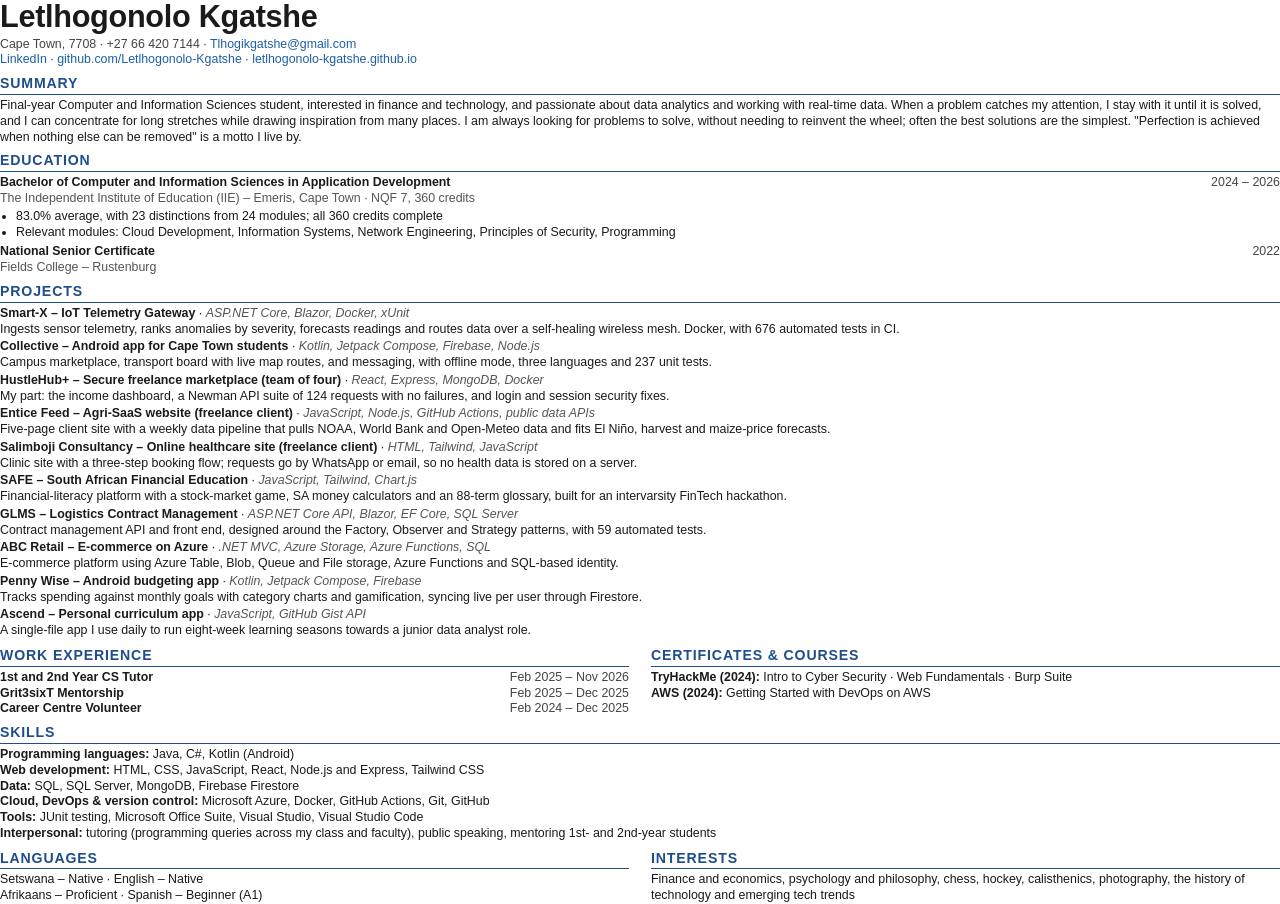
<file: cv/cv.html>
<!DOCTYPE html>
<html lang="en">
<head>
<meta charset="UTF-8">
<meta name="robots" content="noindex">
<title>Letlhogonolo Kgatshe – CV</title>
<!-- Source for Letlhogonolo-Kgatshe-CV.pdf. To rebuild: msedge --headless --no-pdf-header-footer --print-to-pdf=Letlhogonolo-Kgatshe-CV.pdf cv/cv.html -->
<style>
  @page { size: A4; margin: 9mm 13mm 8mm; }
  * { box-sizing: border-box; margin: 0; padding: 0; }
  body { font-family: "Segoe UI", Calibri, Arial, sans-serif; font-size: 9.3pt; line-height: 1.27; color: #1a1a1a; }
  a { color: #1f5fa8; text-decoration: none; }
  h1 { font-size: 23pt; font-weight: 700; letter-spacing: -0.01em; line-height: 1.1; }
  .contact { color: #444; margin-top: 3px; }
  h2 { font-size: 10.6pt; font-weight: 700; color: #1f4e8c; letter-spacing: .06em; text-transform: uppercase;
       border-bottom: 1.4px solid #1f4e8c; padding-bottom: 1px; margin: 7px 0 3px; }
  .row { display: flex; justify-content: space-between; gap: 12px; }
  .row .when { color: #444; white-space: nowrap; }
  .sub { color: #555; }
  ul { margin: 2px 0 0 16px; }
  .proj { margin-top: 2px; }
  .proj b a { color: inherit; }
  .proj b + i { color: #555; }
  .two { display: grid; grid-template-columns: 1fr 1fr; gap: 0 22px; }
  .two h2 { margin-top: 8px; }
</style>
</head>
<body>
  <h1>Letlhogonolo Kgatshe</h1>
  <p class="contact">Cape Town, 7708 · +27 66 420 7144 · <a href="mailto:Tlhogikgatshe@gmail.com">Tlhogikgatshe@gmail.com</a><br>
    <a href="https://www.linkedin.com/in/letlhogonolo-kgatshe-69aa2a2b7/">LinkedIn</a> · <a href="https://github.com/Letlhogonolo-Kgatshe">github.com/Letlhogonolo-Kgatshe</a> · <a href="https://letlhogonolo-kgatshe.github.io/">letlhogonolo-kgatshe.github.io</a></p>

  <h2>Summary</h2>
  <p>Final-year Computer and Information Sciences student, interested in finance and technology, and passionate about data analytics and working with real-time data. When a problem catches my attention, I stay with it until it is solved, and I can concentrate for long stretches while drawing inspiration from many places. I am always looking for problems to solve, without needing to reinvent the wheel; often the best solutions are the simplest. "Perfection is achieved when nothing else can be removed" is a motto I live by.</p>

  <h2>Education</h2>
  <div class="row"><b>Bachelor of Computer and Information Sciences in Application Development</b><span class="when">2024 – 2026</span></div>
  <p class="sub">The Independent Institute of Education (IIE) – Emeris, Cape Town · NQF 7, 360 credits</p>
  <ul>
    <li>83.0% average, with 23 distinctions from 24 modules; all 360 credits complete</li>
    <li>Relevant modules: Cloud Development, Information Systems, Network Engineering, Principles of Security, Programming</li>
  </ul>
  <div class="row" style="margin-top:4px"><b>National Senior Certificate</b><span class="when">2022</span></div>
  <p class="sub">Fields College – Rustenburg</p>

  <h2>Projects</h2>
  <div class="proj"><b><a href="https://letlhogonolo-kgatshe.github.io/projects/smartx.html">Smart-X – IoT Telemetry Gateway</a></b> · <i>ASP.NET Core, Blazor, Docker, xUnit</i><br>
    Ingests sensor telemetry, ranks anomalies by severity, forecasts readings and routes data over a self-healing wireless mesh. Docker, with 676 automated tests in CI.</div>
  <div class="proj"><b><a href="https://letlhogonolo-kgatshe.github.io/projects/collective.html">Collective – Android app for Cape Town students</a></b> · <i>Kotlin, Jetpack Compose, Firebase, Node.js</i><br>
    Campus marketplace, transport board with live map routes, and messaging, with offline mode, three languages and 237 unit tests.</div>
  <div class="proj"><b><a href="https://letlhogonolo-kgatshe.github.io/projects/hustlehub-plus.html">HustleHub+ – Secure freelance marketplace (team of four)</a></b> · <i>React, Express, MongoDB, Docker</i><br>
    My part: the income dashboard, a Newman API suite of 124 requests with no failures, and login and session security fixes.</div>
  <div class="proj"><b><a href="https://letlhogonolo-kgatshe.github.io/projects/entice-feed.html">Entice Feed – Agri-SaaS website (freelance client)</a></b> · <i>JavaScript, Node.js, GitHub Actions, public data APIs</i><br>
    Five-page client site with a weekly data pipeline that pulls NOAA, World Bank and Open-Meteo data and fits El Niño, harvest and maize-price forecasts.</div>
  <div class="proj"><b><a href="https://letlhogonolo-kgatshe.github.io/projects/salimboji.html">Salimboji Consultancy – Online healthcare site (freelance client)</a></b> · <i>HTML, Tailwind, JavaScript</i><br>
    Clinic site with a three-step booking flow; requests go by WhatsApp or email, so no health data is stored on a server.</div>
  <div class="proj"><b><a href="https://letlhogonolo-kgatshe.github.io/projects/safe.html">SAFE – South African Financial Education</a></b> · <i>JavaScript, Tailwind, Chart.js</i><br>
    Financial-literacy platform with a stock-market game, SA money calculators and an 88-term glossary, built for an intervarsity FinTech hackathon.</div>
  <div class="proj"><b><a href="https://letlhogonolo-kgatshe.github.io/projects/glms.html">GLMS – Logistics Contract Management</a></b> · <i>ASP.NET Core API, Blazor, EF Core, SQL Server</i><br>
    Contract management API and front end, designed around the Factory, Observer and Strategy patterns, with 59 automated tests.</div>
  <div class="proj"><b><a href="https://letlhogonolo-kgatshe.github.io/projects/abc-retail.html">ABC Retail – E-commerce on Azure</a></b> · <i>.NET MVC, Azure Storage, Azure Functions, SQL</i><br>
    E-commerce platform using Azure Table, Blob, Queue and File storage, Azure Functions and SQL-based identity.</div>
  <div class="proj"><b><a href="https://letlhogonolo-kgatshe.github.io/projects/penny-wise.html">Penny Wise – Android budgeting app</a></b> · <i>Kotlin, Jetpack Compose, Firebase</i><br>
    Tracks spending against monthly goals with category charts and gamification, syncing live per user through Firestore.</div>
  <div class="proj"><b><a href="https://letlhogonolo-kgatshe.github.io/projects/ascend.html">Ascend – Personal curriculum app</a></b> · <i>JavaScript, GitHub Gist API</i><br>
    A single-file app I use daily to run eight-week learning seasons towards a junior data analyst role.</div>

  <div class="two">
    <div><h2>Work experience</h2>
      <div class="row"><b>1st and 2nd Year CS Tutor</b><span class="when">Feb 2025 – Nov 2026</span></div>
      <div class="row"><b>Grit3sixT Mentorship</b><span class="when">Feb 2025 – Dec 2025</span></div>
      <div class="row"><b>Career Centre Volunteer</b><span class="when">Feb 2024 – Dec 2025</span></div></div>
    <div><h2>Certificates &amp; courses</h2>
      <p><b>TryHackMe (2024):</b> Intro to Cyber Security · Web Fundamentals · Burp Suite<br>
        <b>AWS (2024):</b> Getting Started with DevOps on AWS</p></div>
  </div>

  <h2>Skills</h2>
  <p><b>Programming languages:</b> Java, C#, Kotlin (Android)<br>
    <b>Web development:</b> HTML, CSS, JavaScript, React, Node.js and Express, Tailwind CSS<br>
    <b>Data:</b> SQL, SQL Server, MongoDB, Firebase Firestore<br>
    <b>Cloud, DevOps &amp; version control:</b> Microsoft Azure, Docker, GitHub Actions, Git, GitHub<br>
    <b>Tools:</b> JUnit testing, Microsoft Office Suite, Visual Studio, Visual Studio Code<br>
    <b>Interpersonal:</b> tutoring (programming queries across my class and faculty), public speaking, mentoring 1st- and 2nd-year students</p>

  <div class="two">
    <div><h2>Languages</h2><p>Setswana – Native · English – Native<br>Afrikaans – Proficient · Spanish – Beginner (A1)</p></div>
    <div><h2>Interests</h2><p>Finance and economics, psychology and philosophy, chess, hockey, calisthenics, photography, the history of technology and emerging tech trends</p></div>
  </div>
</body>
</html>
</file>
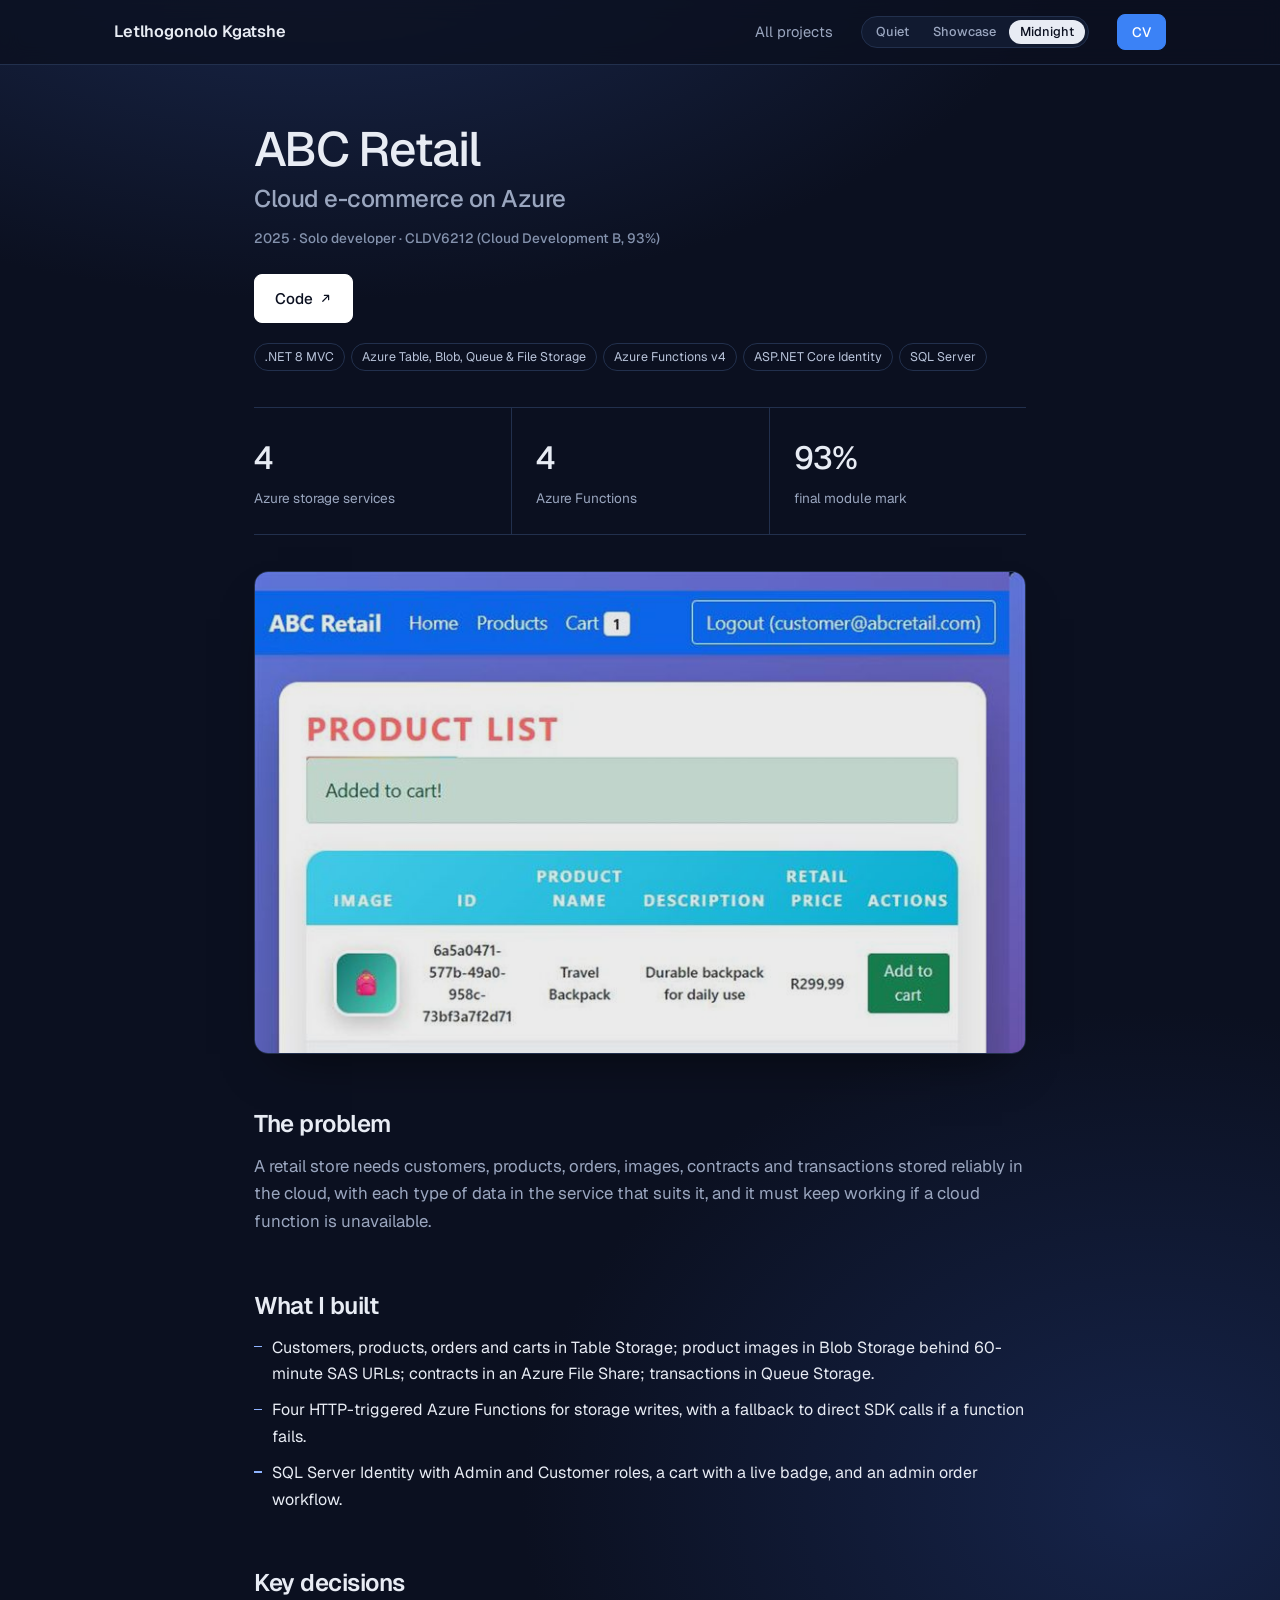
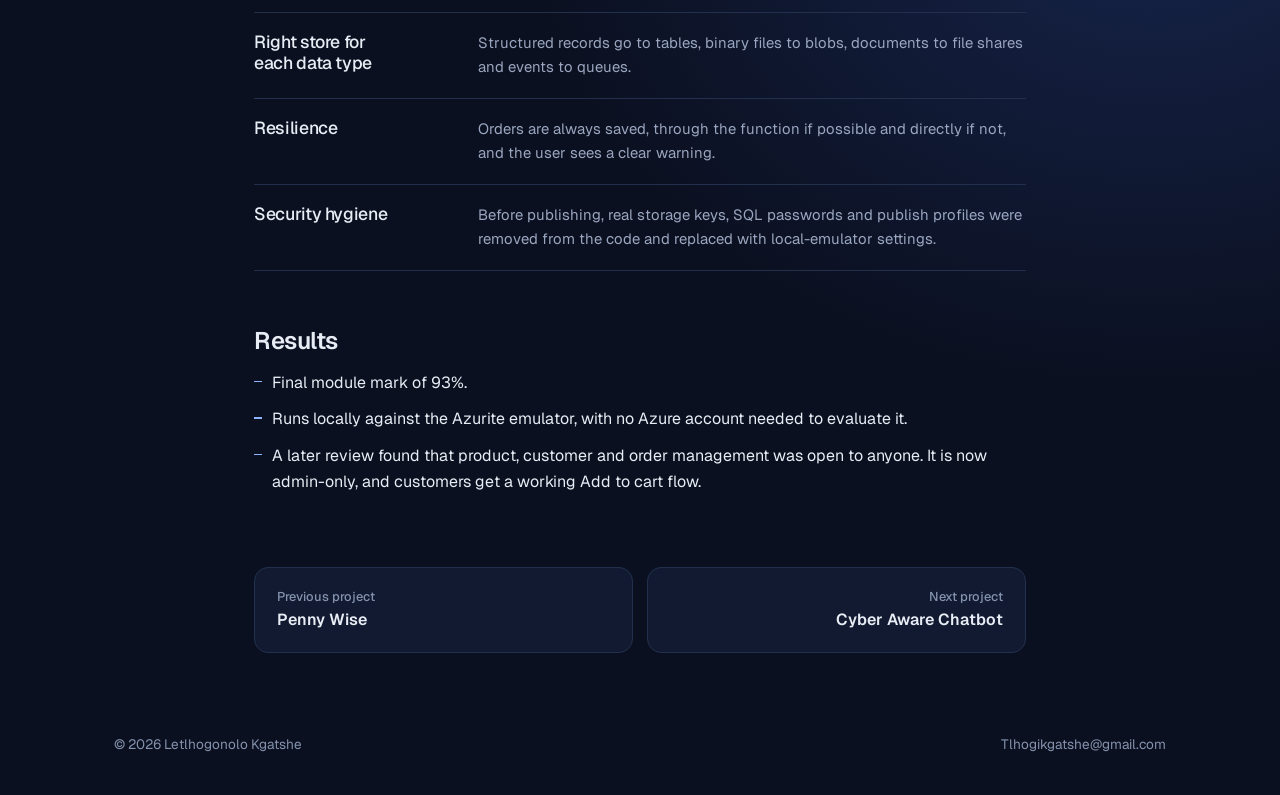
<file: projects/abc-retail.html>
<!DOCTYPE html>
<html lang="en" data-style="midnight">
<head>
  <meta charset="UTF-8">
  <meta name="viewport" content="width=device-width, initial-scale=1.0">
  <title>ABC Retail: Cloud e-commerce on Azure | Letlhogonolo Kgatshe</title>
  <meta name="description" content="Case study: ABC Retail, Cloud e-commerce on Azure. A retail store needs customers, products, orders, images, contracts and transactions stored reliably in the cloud, with each type of data in the service that suits it, and it must keep working if a cloud function is unavailable..">
  <link rel="canonical" href="https://letlhogonolo-kgatshe.github.io/projects/abc-retail.html">
  <meta property="og:title" content="ABC Retail: Cloud e-commerce on Azure">
  <meta property="og:image" content="https://letlhogonolo-kgatshe.github.io/img/projects/abc-retail.jpg">
  <meta name="theme-color" content="#0b1020">
  <script>try{var s=localStorage.getItem('site-style');if(s==='quiet'||s==='showcase'){document.documentElement.setAttribute('data-style',s);}}catch(e){}</script>
  <link rel="icon" href="../favicon.svg" type="image/svg+xml">
  <link rel="preconnect" href="https://fonts.googleapis.com">
  <link rel="preconnect" href="https://fonts.gstatic.com" crossorigin>
  <link href="https://fonts.googleapis.com/css2?family=Geist:wght@400;500;600&family=Geist+Mono:wght@400;500&family=Instrument+Serif:ital@1&display=swap" rel="stylesheet">
  <link rel="stylesheet" href="../styles.css?v=0d69efad">
</head>
<body>
  <a class="skip" href="#main">Skip to content</a>
  <header class="nav">
    <div class="container nav-inner">
      <a href="../index.html" class="logo">Letlhogonolo Kgatshe</a>
      <nav class="nav-links nav-links-case">
        <a href="../index.html#projects">All projects</a>
        <div class="style-row"><span class="style-label">Style</span><div class="style-switch" role="group" aria-label="Site style">
          <button type="button" data-style-set="quiet" aria-pressed="false">Quiet</button>
          <button type="button" data-style-set="showcase" aria-pressed="false">Showcase</button>
          <button type="button" data-style-set="midnight" aria-pressed="true">Midnight</button>
        </div></div>
        <a href="../Letlhogonolo-Kgatshe-CV.pdf" class="btn btn-small" target="_blank" rel="noopener">CV</a>
      </nav>
    </div>
  </header>

  <main id="main" class="container case">
    <h1>ABC Retail<span class="case-sub">Cloud e-commerce on Azure</span></h1>
    <p class="meta case-meta">2025 · Solo developer · CLDV6212 (Cloud Development B, 93%)</p>
    <div class="case-links"><a href="https://github.com/Letlhogonolo-Kgatshe/abc-retail-azure" target="_blank" rel="noopener" class="btn">Code</a></div>
    <ul class="tags case-tags"><li>.NET 8 MVC</li><li>Azure Table, Blob, Queue &amp; File Storage</li><li>Azure Functions v4</li><li>ASP.NET Core Identity</li><li>SQL Server</li></ul>

    <div class="case-metrics"><div class="stat"><span class="stat-value">4</span><span class="stat-label">Azure storage services</span></div><div class="stat"><span class="stat-value">4</span><span class="stat-label">Azure Functions</span></div><div class="stat"><span class="stat-value">93%</span><span class="stat-label">final module mark</span></div></div>

    <figure class="case-figure"><img src="../img/projects/abc-retail.jpg" alt="ABC Retail product list for a signed-in customer, with images from Blob Storage" width="800" height="500"></figure>

    <section class="case-section"><h2>The problem</h2><p>A retail store needs customers, products, orders, images, contracts and transactions stored reliably in the cloud, with each type of data in the service that suits it, and it must keep working if a cloud function is unavailable.</p></section>
    <section class="case-section"><h2>What I built</h2><ul class="points"><li>Customers, products, orders and carts in Table Storage; product images in Blob Storage behind 60-minute SAS URLs; contracts in an Azure File Share; transactions in Queue Storage.</li><li>Four HTTP-triggered Azure Functions for storage writes, with a fallback to direct SDK calls if a function fails.</li><li>SQL Server Identity with Admin and Customer roles, a cart with a live badge, and an admin order workflow.</li></ul></section>
    <section class="case-section"><h2>Key decisions</h2><div class="case-decisions"><div class="case-decision"><h3>Right store for each data type</h3><p>Structured records go to tables, binary files to blobs, documents to file shares and events to queues.</p></div><div class="case-decision"><h3>Resilience</h3><p>Orders are always saved, through the function if possible and directly if not, and the user sees a clear warning.</p></div><div class="case-decision"><h3>Security hygiene</h3><p>Before publishing, real storage keys, SQL passwords and publish profiles were removed from the code and replaced with local-emulator settings.</p></div></div></section>
    <section class="case-section"><h2>Results</h2><ul class="points"><li>Final module mark of 93%.</li><li>Runs locally against the Azurite emulator, with no Azure account needed to evaluate it.</li><li>A later review found that product, customer and order management was open to anyone. It is now admin-only, and customers get a working Add to cart flow.</li></ul></section>

    <nav class="case-pager" aria-label="More projects">
      <a href="penny-wise.html" class="card"><span class="kicker">Previous project</span><strong>Penny Wise</strong></a>
      <a href="cyber-aware-chatbot.html" class="card case-pager-next"><span class="kicker">Next project</span><strong>Cyber Aware Chatbot</strong></a>
    </nav>
  </main>

  <footer class="container footer">
    <span>© 2026 Letlhogonolo Kgatshe</span>
    <a href="mailto:Tlhogikgatshe@gmail.com">Tlhogikgatshe@gmail.com</a>
  </footer>
  <script src="../style-switch.js?v=fa3f4b58"></script>
  <script src="../shot-stack.js?v=3188a817"></script>
</body>
</html>
</file>
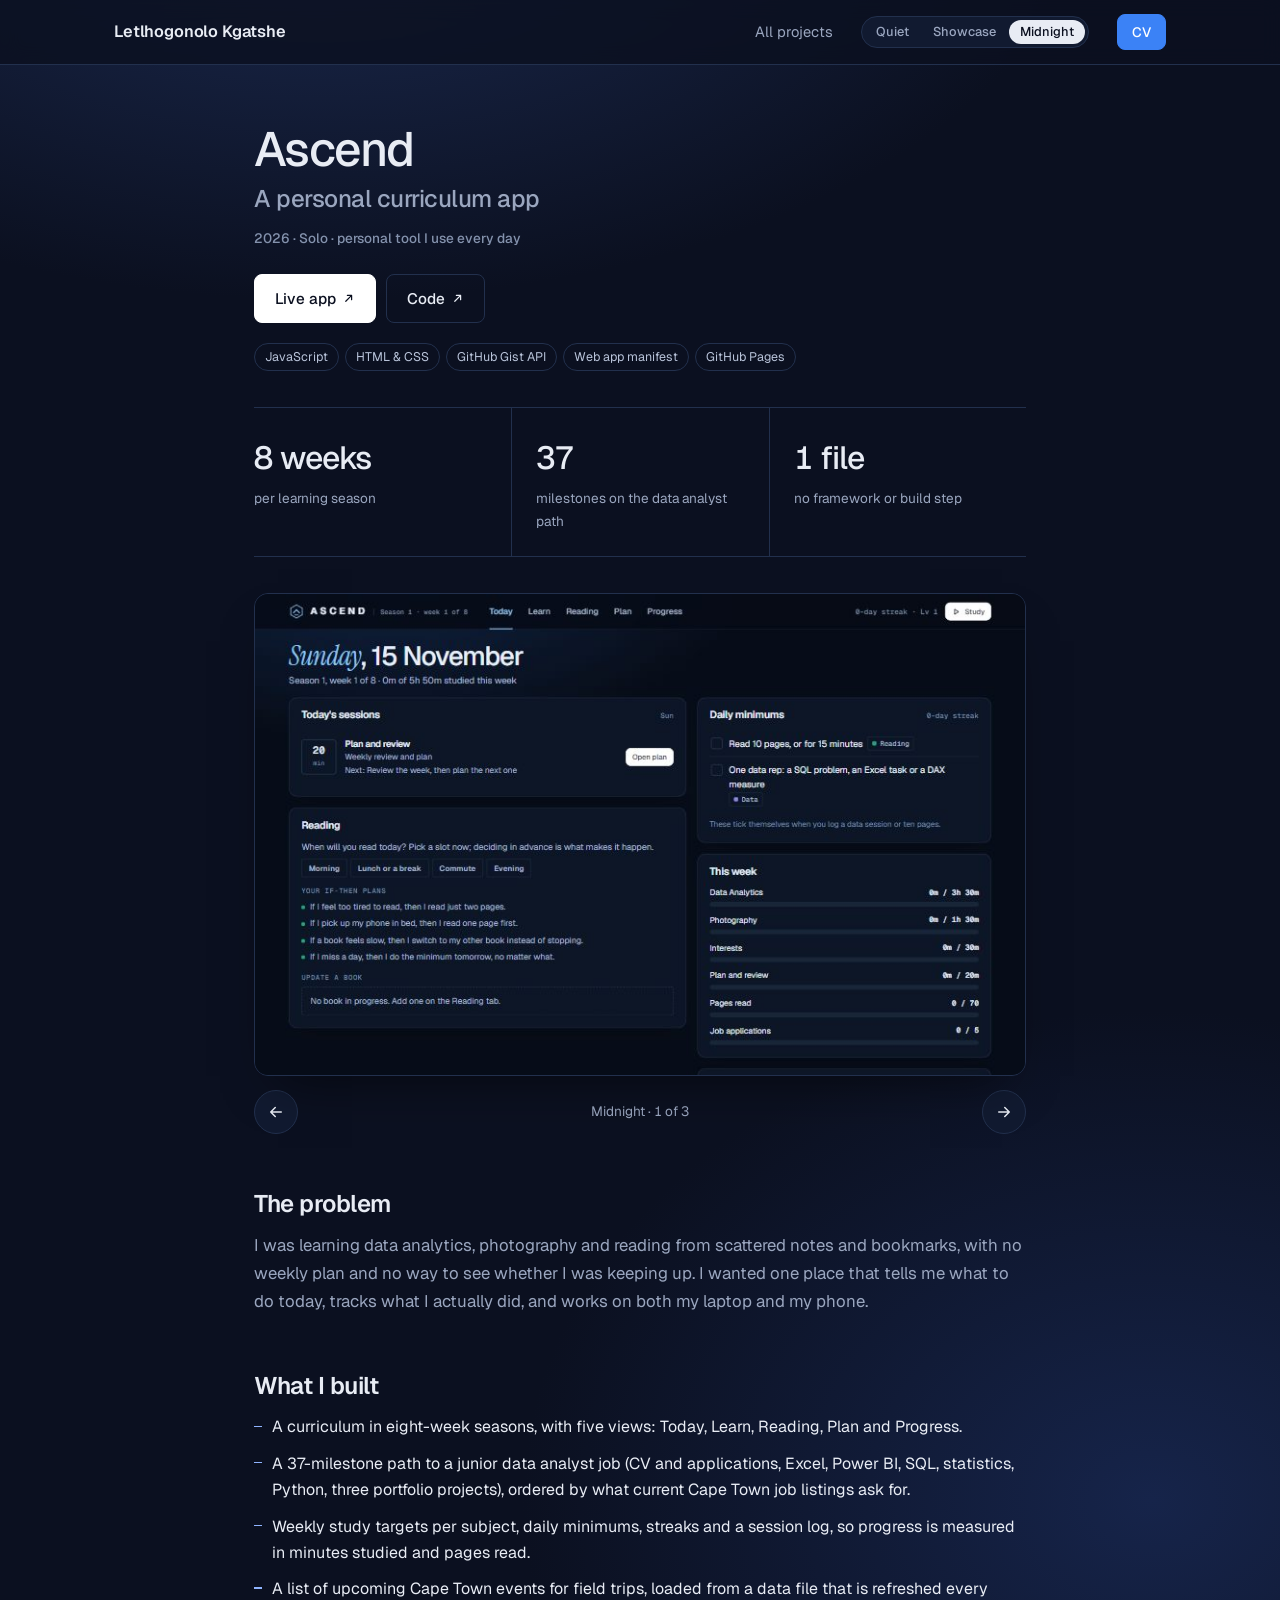
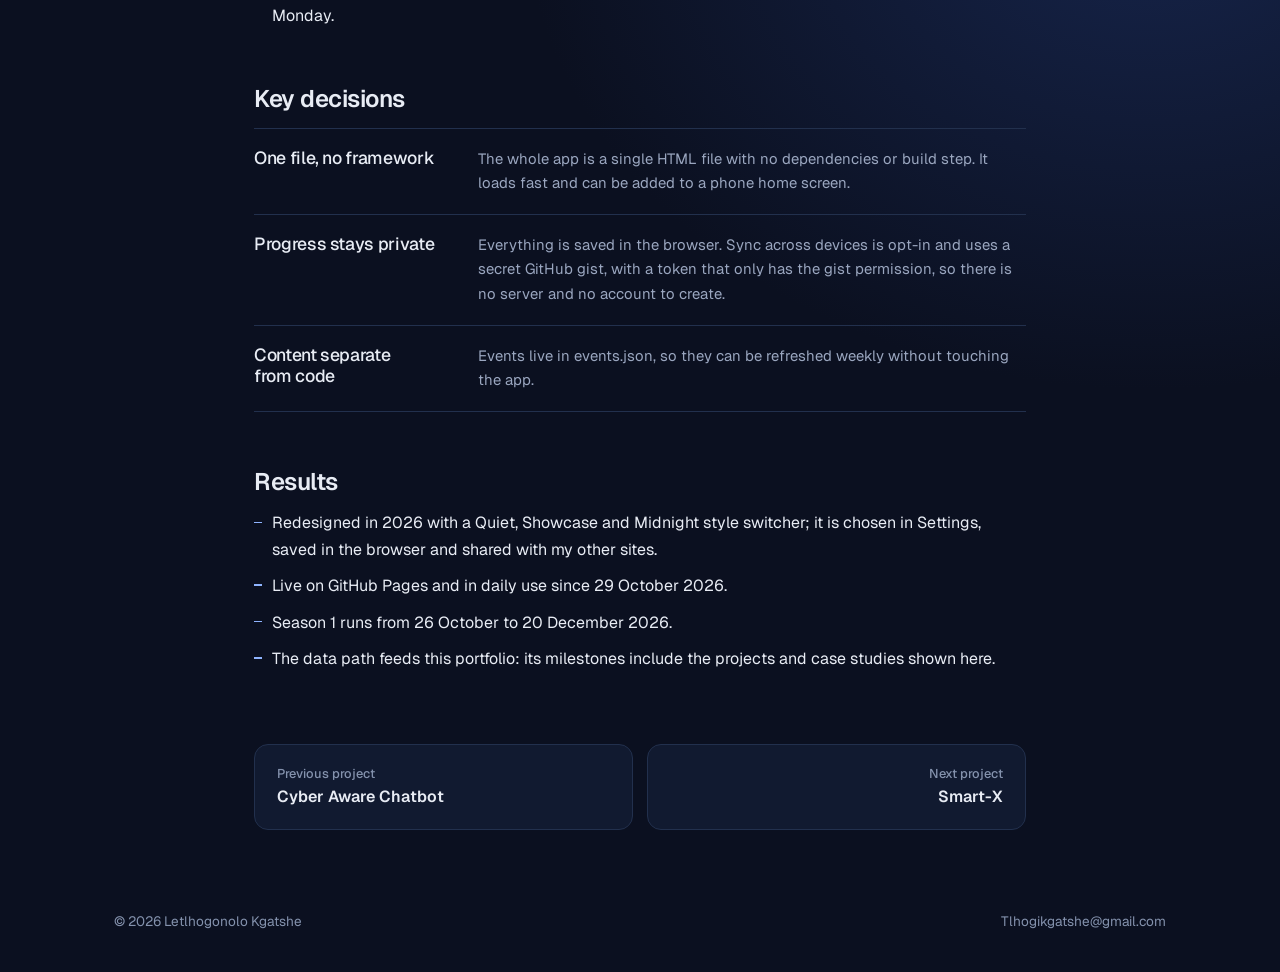
<file: projects/ascend.html>
<!DOCTYPE html>
<html lang="en" data-style="midnight">
<head>
  <meta charset="UTF-8">
  <meta name="viewport" content="width=device-width, initial-scale=1.0">
  <title>Ascend: A personal curriculum app | Letlhogonolo Kgatshe</title>
  <meta name="description" content="Case study: Ascend, A personal curriculum app. I was learning data analytics, photography and reading from scattered notes and bookmarks, with no weekly plan and no way to see whether I was keeping up.">
  <link rel="canonical" href="https://letlhogonolo-kgatshe.github.io/projects/ascend.html">
  <meta property="og:title" content="Ascend: A personal curriculum app">
  <meta property="og:image" content="https://letlhogonolo-kgatshe.github.io/img/projects/ascend.jpg">
  <meta name="theme-color" content="#0b1020">
  <script>try{var s=localStorage.getItem('site-style');if(s==='quiet'||s==='showcase'){document.documentElement.setAttribute('data-style',s);}}catch(e){}</script>
  <link rel="icon" href="../favicon.svg" type="image/svg+xml">
  <link rel="preconnect" href="https://fonts.googleapis.com">
  <link rel="preconnect" href="https://fonts.gstatic.com" crossorigin>
  <link href="https://fonts.googleapis.com/css2?family=Geist:wght@400;500;600&family=Geist+Mono:wght@400;500&family=Instrument+Serif:ital@1&display=swap" rel="stylesheet">
  <link rel="stylesheet" href="../styles.css?v=0d69efad">
</head>
<body>
  <a class="skip" href="#main">Skip to content</a>
  <header class="nav">
    <div class="container nav-inner">
      <a href="../index.html" class="logo">Letlhogonolo Kgatshe</a>
      <nav class="nav-links nav-links-case">
        <a href="../index.html#projects">All projects</a>
        <div class="style-row"><span class="style-label">Style</span><div class="style-switch" role="group" aria-label="Site style">
          <button type="button" data-style-set="quiet" aria-pressed="false">Quiet</button>
          <button type="button" data-style-set="showcase" aria-pressed="false">Showcase</button>
          <button type="button" data-style-set="midnight" aria-pressed="true">Midnight</button>
        </div></div>
        <a href="../Letlhogonolo-Kgatshe-CV.pdf" class="btn btn-small" target="_blank" rel="noopener">CV</a>
      </nav>
    </div>
  </header>

  <main id="main" class="container case">
    <h1>Ascend<span class="case-sub">A personal curriculum app</span></h1>
    <p class="meta case-meta">2026 · Solo · personal tool I use every day</p>
    <div class="case-links"><a href="https://letlhogonolo-kgatshe.github.io/ascend/" target="_blank" rel="noopener" class="btn">Live app</a><a href="https://github.com/Letlhogonolo-Kgatshe/ascend" target="_blank" rel="noopener" class="btn btn-ghost">Code</a></div>
    <ul class="tags case-tags"><li>JavaScript</li><li>HTML &amp; CSS</li><li>GitHub Gist API</li><li>Web app manifest</li><li>GitHub Pages</li></ul>

    <div class="case-metrics"><div class="stat"><span class="stat-value">8 weeks</span><span class="stat-label">per learning season</span></div><div class="stat"><span class="stat-value">37</span><span class="stat-label">milestones on the data analyst path</span></div><div class="stat"><span class="stat-value">1 file</span><span class="stat-label">no framework or build step</span></div></div>

    <div class="case-stack shot-stack" data-stack><a class="stack-link" href="https://letlhogonolo-kgatshe.github.io/ascend/" target="_blank" rel="noopener"><img class="stack-card" data-pos="0" data-label="Midnight" src="../img/projects/ascend-midnight.jpg" alt="Ascend Today view in the Midnight style" width="800" height="500"><img class="stack-card" data-pos="1" data-label="Quiet" src="../img/projects/ascend-quiet.jpg" alt="Ascend Today view in the Quiet style" width="800" height="500"><img class="stack-card" data-pos="2" data-label="Showcase" src="../img/projects/ascend-showcase.jpg" alt="Ascend Today view in the Showcase style" width="800" height="500"></a><div class="stack-bar"><button type="button" class="stack-prev" aria-label="Show Ascend in the previous style"><svg viewBox="0 0 24 24" width="18" height="18" fill="none" stroke="currentColor" stroke-width="2" stroke-linecap="round" stroke-linejoin="round" aria-hidden="true"><path d="M19 12H5M11 18l-6-6 6-6"/></svg></button><span class="stack-label" aria-live="polite">Midnight · 1 of 3</span><button type="button" class="stack-next" aria-label="Show Ascend in the next style"><svg viewBox="0 0 24 24" width="18" height="18" fill="none" stroke="currentColor" stroke-width="2" stroke-linecap="round" stroke-linejoin="round" aria-hidden="true"><path d="M5 12h14M13 6l6 6-6 6"/></svg></button></div></div>

    <section class="case-section"><h2>The problem</h2><p>I was learning data analytics, photography and reading from scattered notes and bookmarks, with no weekly plan and no way to see whether I was keeping up. I wanted one place that tells me what to do today, tracks what I actually did, and works on both my laptop and my phone.</p></section>
    <section class="case-section"><h2>What I built</h2><ul class="points"><li>A curriculum in eight-week seasons, with five views: Today, Learn, Reading, Plan and Progress.</li><li>A 37-milestone path to a junior data analyst job (CV and applications, Excel, Power BI, SQL, statistics, Python, three portfolio projects), ordered by what current Cape Town job listings ask for.</li><li>Weekly study targets per subject, daily minimums, streaks and a session log, so progress is measured in minutes studied and pages read.</li><li>A list of upcoming Cape Town events for field trips, loaded from a data file that is refreshed every Monday.</li></ul></section>
    <section class="case-section"><h2>Key decisions</h2><div class="case-decisions"><div class="case-decision"><h3>One file, no framework</h3><p>The whole app is a single HTML file with no dependencies or build step. It loads fast and can be added to a phone home screen.</p></div><div class="case-decision"><h3>Progress stays private</h3><p>Everything is saved in the browser. Sync across devices is opt-in and uses a secret GitHub gist, with a token that only has the gist permission, so there is no server and no account to create.</p></div><div class="case-decision"><h3>Content separate from code</h3><p>Events live in events.json, so they can be refreshed weekly without touching the app.</p></div></div></section>
    <section class="case-section"><h2>Results</h2><ul class="points"><li>Redesigned in 2026 with a Quiet, Showcase and Midnight style switcher; it is chosen in Settings, saved in the browser and shared with my other sites.</li><li>Live on GitHub Pages and in daily use since 29 October 2026.</li><li>Season 1 runs from 26 October to 20 December 2026.</li><li>The data path feeds this portfolio: its milestones include the projects and case studies shown here.</li></ul></section>

    <nav class="case-pager" aria-label="More projects">
      <a href="cyber-aware-chatbot.html" class="card"><span class="kicker">Previous project</span><strong>Cyber Aware Chatbot</strong></a>
      <a href="smartx.html" class="card case-pager-next"><span class="kicker">Next project</span><strong>Smart-X</strong></a>
    </nav>
  </main>

  <footer class="container footer">
    <span>© 2026 Letlhogonolo Kgatshe</span>
    <a href="mailto:Tlhogikgatshe@gmail.com">Tlhogikgatshe@gmail.com</a>
  </footer>
  <script src="../style-switch.js?v=fa3f4b58"></script>
  <script src="../shot-stack.js?v=3188a817"></script>
</body>
</html>
</file>
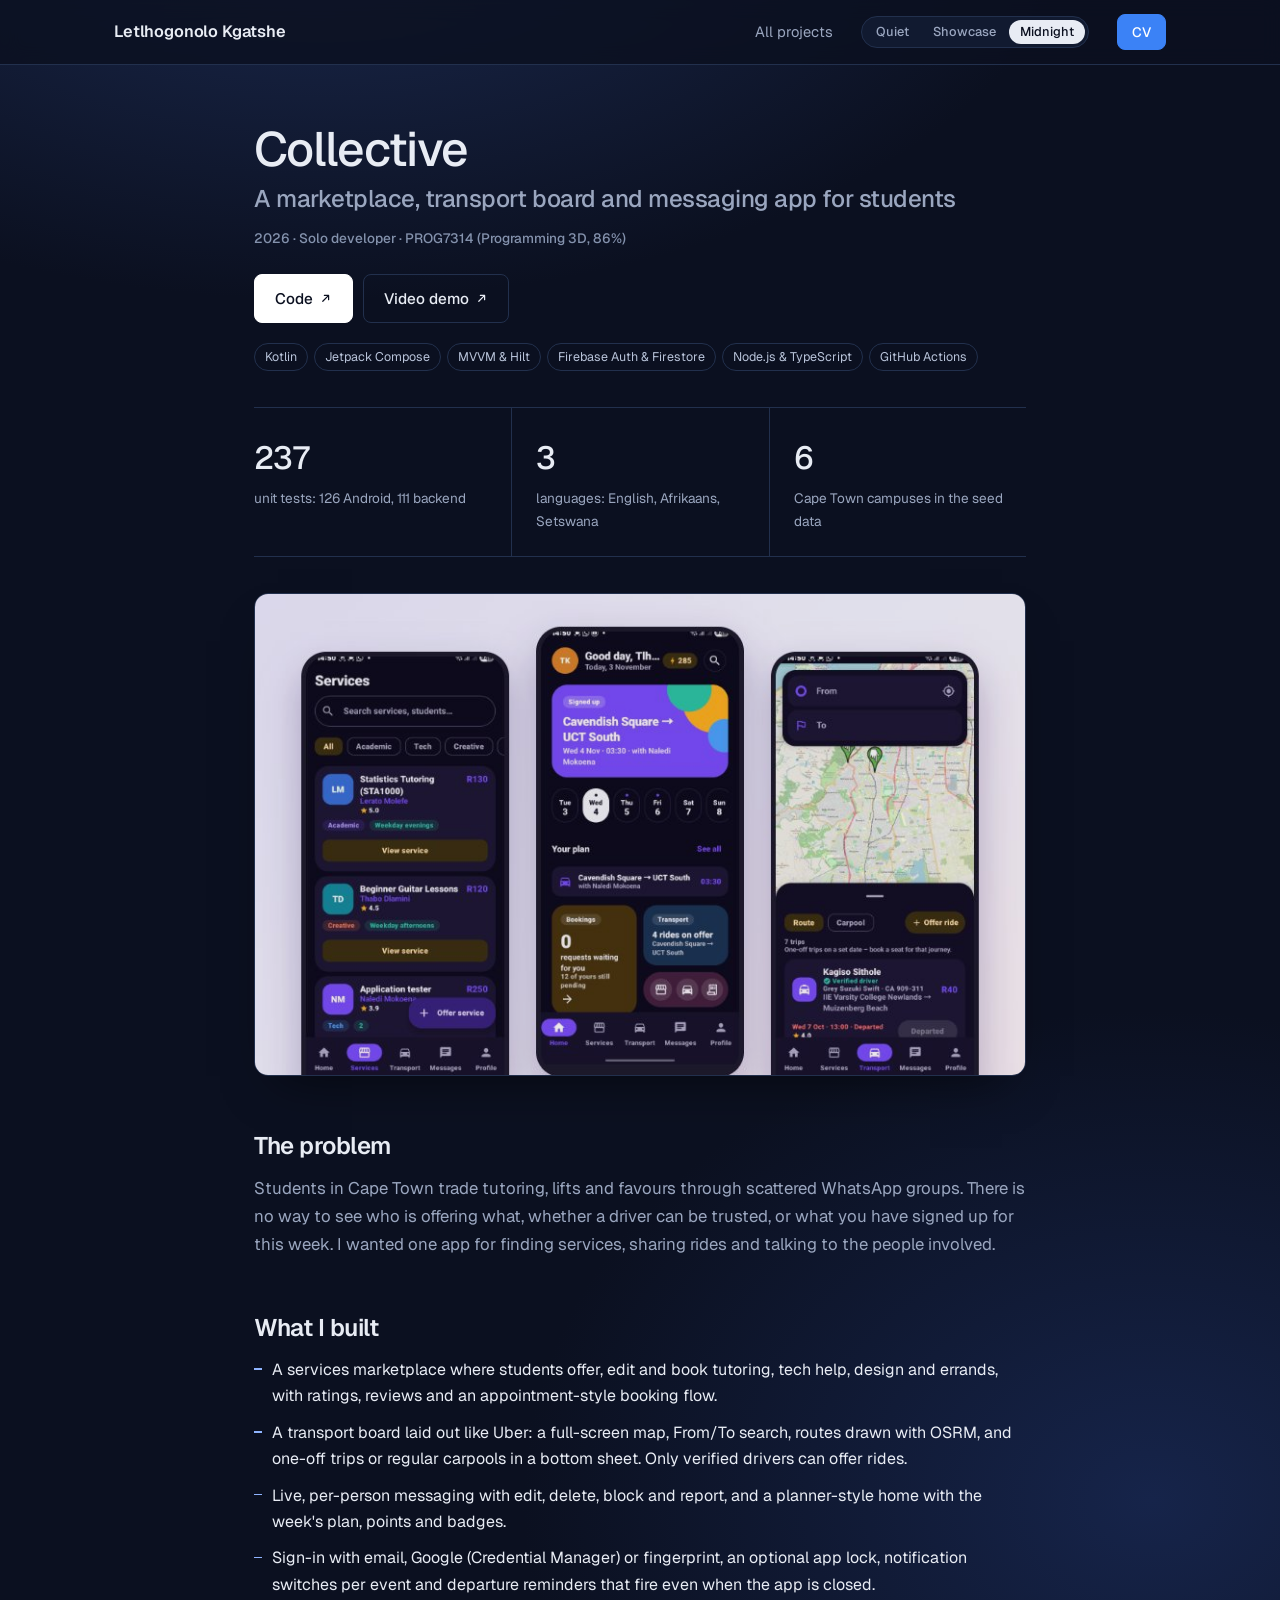
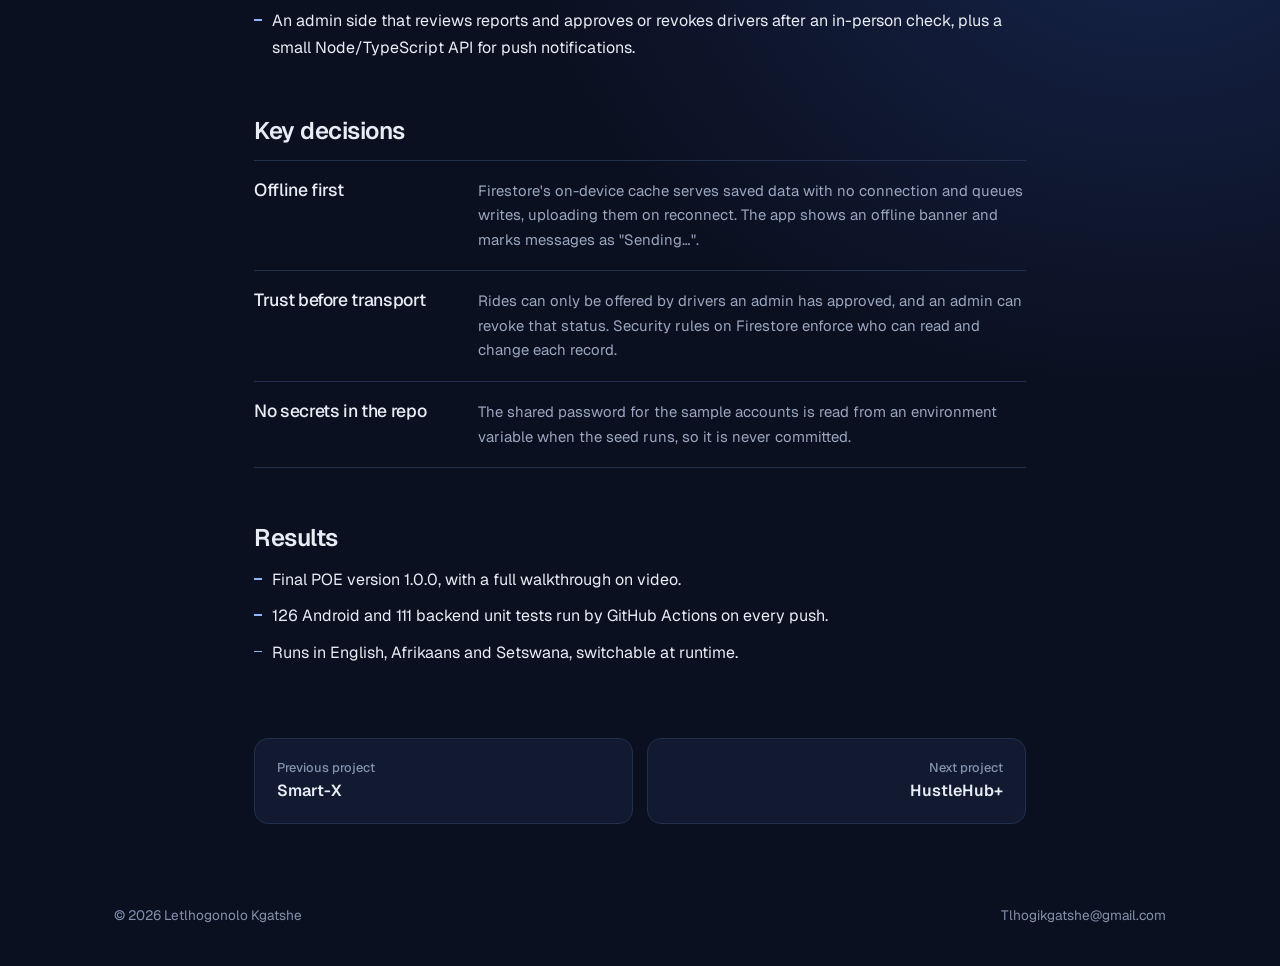
<file: projects/collective.html>
<!DOCTYPE html>
<html lang="en" data-style="midnight">
<head>
  <meta charset="UTF-8">
  <meta name="viewport" content="width=device-width, initial-scale=1.0">
  <title>Collective: A marketplace, transport board and messaging app for students | Letlhogonolo Kgatshe</title>
  <meta name="description" content="Case study: Collective, A marketplace, transport board and messaging app for students. Students in Cape Town trade tutoring, lifts and favours through scattered WhatsApp groups.">
  <link rel="canonical" href="https://letlhogonolo-kgatshe.github.io/projects/collective.html">
  <meta property="og:title" content="Collective: A marketplace, transport board and messaging app for students">
  <meta property="og:image" content="https://letlhogonolo-kgatshe.github.io/img/projects/collective.jpg">
  <meta name="theme-color" content="#0b1020">
  <script>try{var s=localStorage.getItem('site-style');if(s==='quiet'||s==='showcase'){document.documentElement.setAttribute('data-style',s);}}catch(e){}</script>
  <link rel="icon" href="../favicon.svg" type="image/svg+xml">
  <link rel="preconnect" href="https://fonts.googleapis.com">
  <link rel="preconnect" href="https://fonts.gstatic.com" crossorigin>
  <link href="https://fonts.googleapis.com/css2?family=Geist:wght@400;500;600&family=Geist+Mono:wght@400;500&family=Instrument+Serif:ital@1&display=swap" rel="stylesheet">
  <link rel="stylesheet" href="../styles.css?v=0d69efad">
</head>
<body>
  <a class="skip" href="#main">Skip to content</a>
  <header class="nav">
    <div class="container nav-inner">
      <a href="../index.html" class="logo">Letlhogonolo Kgatshe</a>
      <nav class="nav-links nav-links-case">
        <a href="../index.html#projects">All projects</a>
        <div class="style-row"><span class="style-label">Style</span><div class="style-switch" role="group" aria-label="Site style">
          <button type="button" data-style-set="quiet" aria-pressed="false">Quiet</button>
          <button type="button" data-style-set="showcase" aria-pressed="false">Showcase</button>
          <button type="button" data-style-set="midnight" aria-pressed="true">Midnight</button>
        </div></div>
        <a href="../Letlhogonolo-Kgatshe-CV.pdf" class="btn btn-small" target="_blank" rel="noopener">CV</a>
      </nav>
    </div>
  </header>

  <main id="main" class="container case">
    <h1>Collective<span class="case-sub">A marketplace, transport board and messaging app for students</span></h1>
    <p class="meta case-meta">2026 · Solo developer · PROG7314 (Programming 3D, 86%)</p>
    <div class="case-links"><a href="https://github.com/Letlhogonolo-Kgatshe/collective" target="_blank" rel="noopener" class="btn">Code</a><a href="https://1drv.ms/v/c/2a750ce9fd96870b/IQC-3WC2xFySRb22O44PqtBnATGgic65yr3vV3LgCW4VhbM" target="_blank" rel="noopener" class="btn btn-ghost">Video demo</a></div>
    <ul class="tags case-tags"><li>Kotlin</li><li>Jetpack Compose</li><li>MVVM &amp; Hilt</li><li>Firebase Auth &amp; Firestore</li><li>Node.js &amp; TypeScript</li><li>GitHub Actions</li></ul>

    <div class="case-metrics"><div class="stat"><span class="stat-value">237</span><span class="stat-label">unit tests: 126 Android, 111 backend</span></div><div class="stat"><span class="stat-value">3</span><span class="stat-label">languages: English, Afrikaans, Setswana</span></div><div class="stat"><span class="stat-value">6</span><span class="stat-label">Cape Town campuses in the seed data</span></div></div>

    <figure class="case-figure"><img src="../img/projects/collective.jpg" alt="Three Collective screens: the services marketplace, the planner-style home and the transport map with rides" width="800" height="500"></figure>

    <section class="case-section"><h2>The problem</h2><p>Students in Cape Town trade tutoring, lifts and favours through scattered WhatsApp groups. There is no way to see who is offering what, whether a driver can be trusted, or what you have signed up for this week. I wanted one app for finding services, sharing rides and talking to the people involved.</p></section>
    <section class="case-section"><h2>What I built</h2><ul class="points"><li>A services marketplace where students offer, edit and book tutoring, tech help, design and errands, with ratings, reviews and an appointment-style booking flow.</li><li>A transport board laid out like Uber: a full-screen map, From/To search, routes drawn with OSRM, and one-off trips or regular carpools in a bottom sheet. Only verified drivers can offer rides.</li><li>Live, per-person messaging with edit, delete, block and report, and a planner-style home with the week's plan, points and badges.</li><li>Sign-in with email, Google (Credential Manager) or fingerprint, an optional app lock, notification switches per event and departure reminders that fire even when the app is closed.</li><li>An admin side that reviews reports and approves or revokes drivers after an in-person check, plus a small Node/TypeScript API for push notifications.</li></ul></section>
    <section class="case-section"><h2>Key decisions</h2><div class="case-decisions"><div class="case-decision"><h3>Offline first</h3><p>Firestore's on-device cache serves saved data with no connection and queues writes, uploading them on reconnect. The app shows an offline banner and marks messages as &quot;Sending…&quot;.</p></div><div class="case-decision"><h3>Trust before transport</h3><p>Rides can only be offered by drivers an admin has approved, and an admin can revoke that status. Security rules on Firestore enforce who can read and change each record.</p></div><div class="case-decision"><h3>No secrets in the repo</h3><p>The shared password for the sample accounts is read from an environment variable when the seed runs, so it is never committed.</p></div></div></section>
    <section class="case-section"><h2>Results</h2><ul class="points"><li>Final POE version 1.0.0, with a full walkthrough on video.</li><li>126 Android and 111 backend unit tests run by GitHub Actions on every push.</li><li>Runs in English, Afrikaans and Setswana, switchable at runtime.</li></ul></section>

    <nav class="case-pager" aria-label="More projects">
      <a href="smartx.html" class="card"><span class="kicker">Previous project</span><strong>Smart-X</strong></a>
      <a href="hustlehub-plus.html" class="card case-pager-next"><span class="kicker">Next project</span><strong>HustleHub+</strong></a>
    </nav>
  </main>

  <footer class="container footer">
    <span>© 2026 Letlhogonolo Kgatshe</span>
    <a href="mailto:Tlhogikgatshe@gmail.com">Tlhogikgatshe@gmail.com</a>
  </footer>
  <script src="../style-switch.js?v=fa3f4b58"></script>
  <script src="../shot-stack.js?v=3188a817"></script>
</body>
</html>
</file>
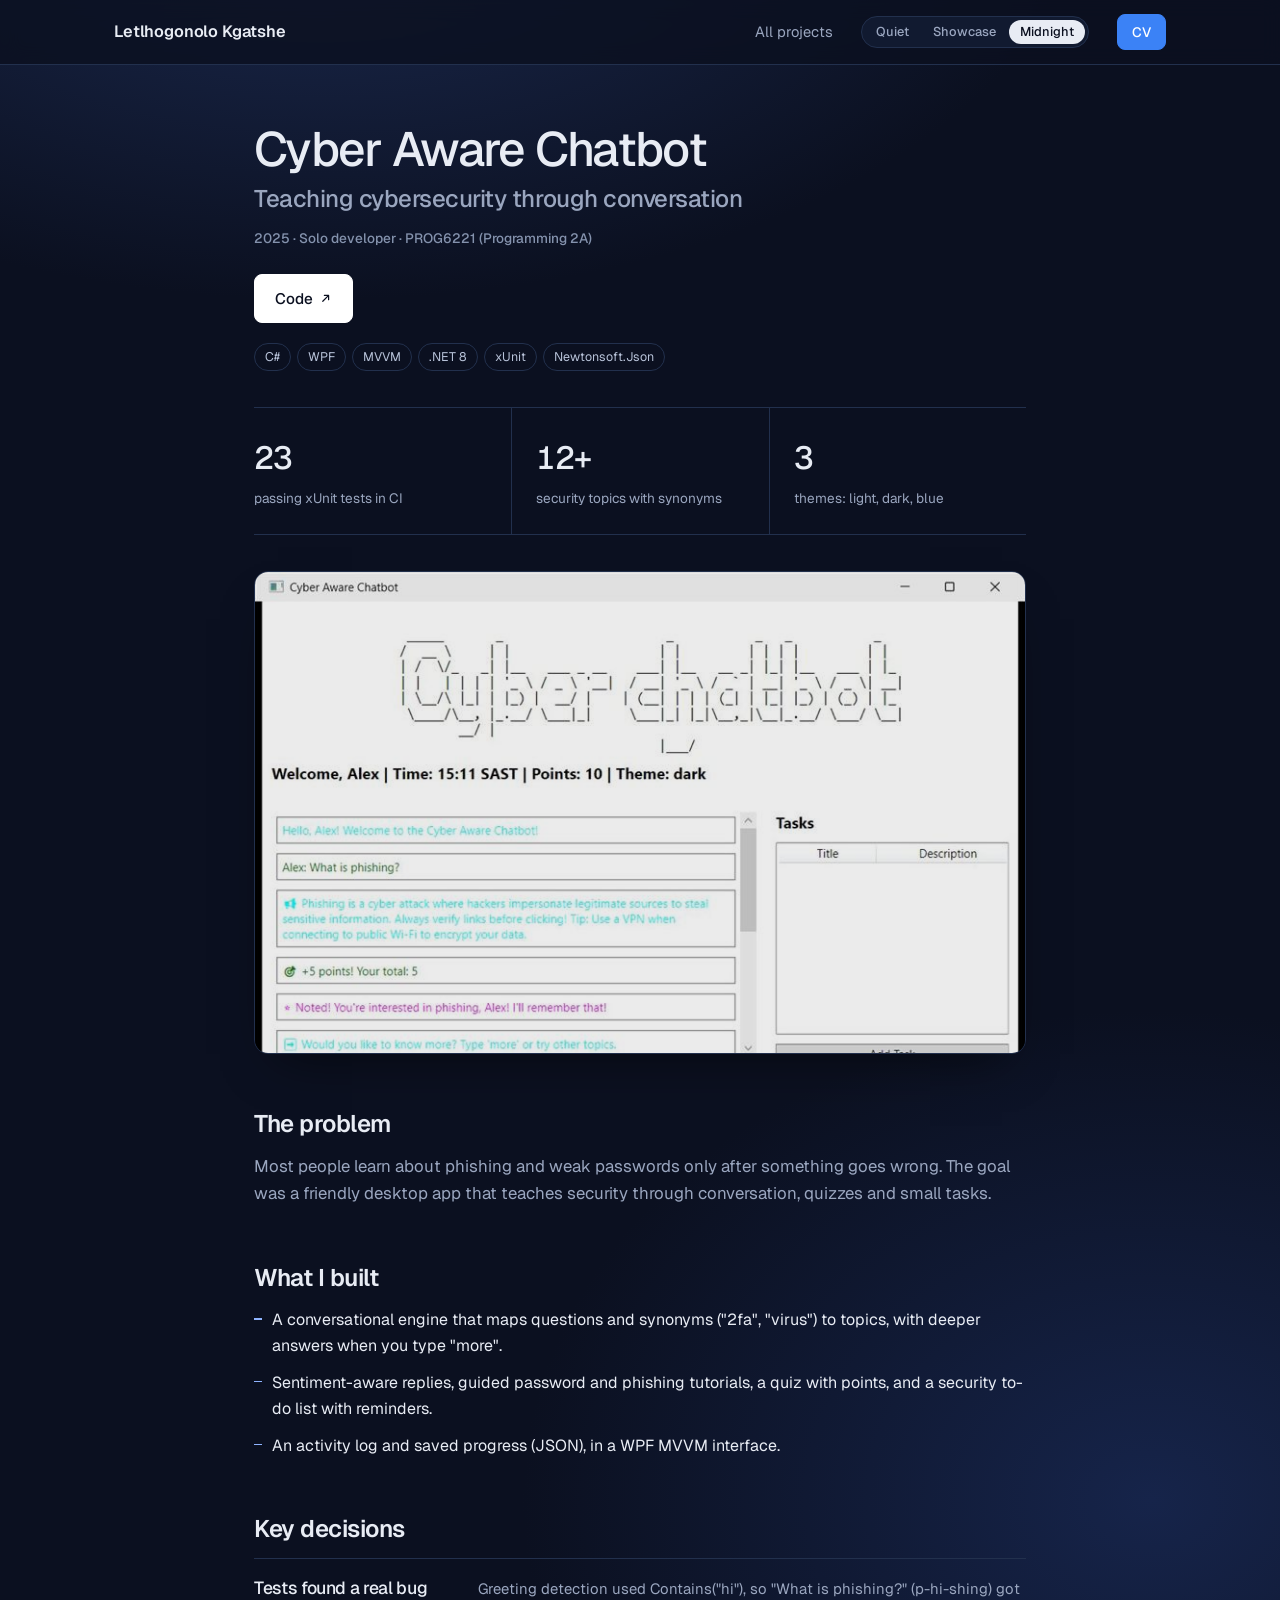
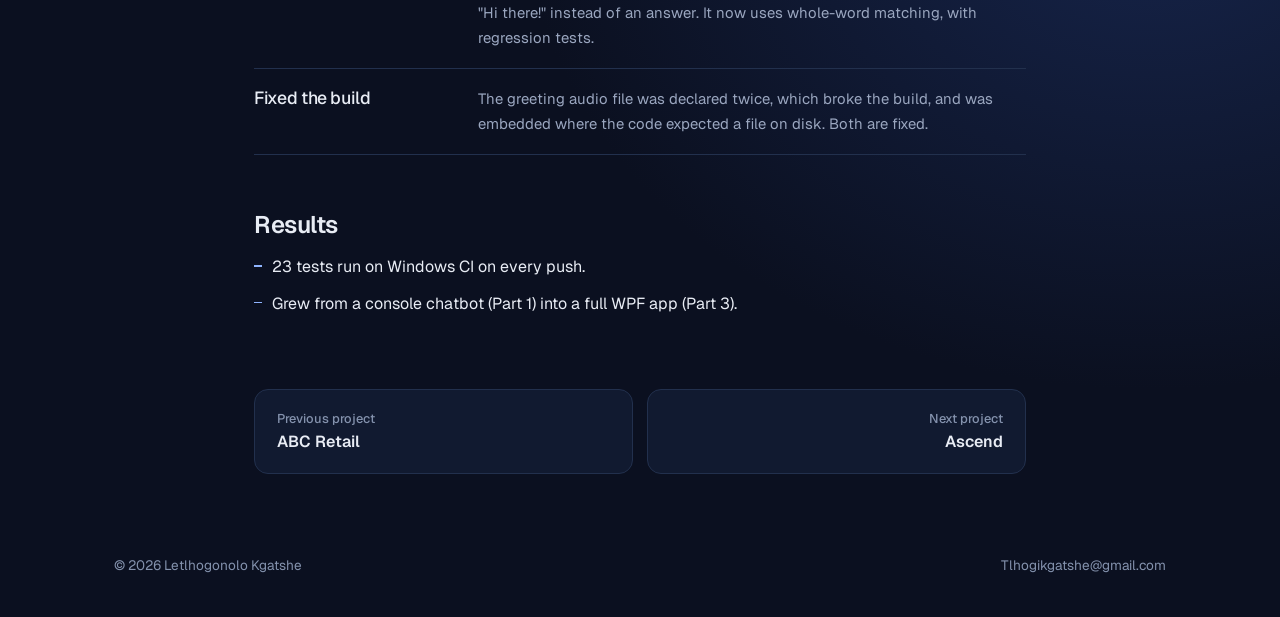
<file: projects/cyber-aware-chatbot.html>
<!DOCTYPE html>
<html lang="en" data-style="midnight">
<head>
  <meta charset="UTF-8">
  <meta name="viewport" content="width=device-width, initial-scale=1.0">
  <title>Cyber Aware Chatbot: Teaching cybersecurity through conversation | Letlhogonolo Kgatshe</title>
  <meta name="description" content="Case study: Cyber Aware Chatbot, Teaching cybersecurity through conversation. Most people learn about phishing and weak passwords only after something goes wrong.">
  <link rel="canonical" href="https://letlhogonolo-kgatshe.github.io/projects/cyber-aware-chatbot.html">
  <meta property="og:title" content="Cyber Aware Chatbot: Teaching cybersecurity through conversation">
  <meta property="og:image" content="https://letlhogonolo-kgatshe.github.io/img/projects/cyber-aware-chatbot.jpg">
  <meta name="theme-color" content="#0b1020">
  <script>try{var s=localStorage.getItem('site-style');if(s==='quiet'||s==='showcase'){document.documentElement.setAttribute('data-style',s);}}catch(e){}</script>
  <link rel="icon" href="../favicon.svg" type="image/svg+xml">
  <link rel="preconnect" href="https://fonts.googleapis.com">
  <link rel="preconnect" href="https://fonts.gstatic.com" crossorigin>
  <link href="https://fonts.googleapis.com/css2?family=Geist:wght@400;500;600&family=Geist+Mono:wght@400;500&family=Instrument+Serif:ital@1&display=swap" rel="stylesheet">
  <link rel="stylesheet" href="../styles.css?v=0d69efad">
</head>
<body>
  <a class="skip" href="#main">Skip to content</a>
  <header class="nav">
    <div class="container nav-inner">
      <a href="../index.html" class="logo">Letlhogonolo Kgatshe</a>
      <nav class="nav-links nav-links-case">
        <a href="../index.html#projects">All projects</a>
        <div class="style-row"><span class="style-label">Style</span><div class="style-switch" role="group" aria-label="Site style">
          <button type="button" data-style-set="quiet" aria-pressed="false">Quiet</button>
          <button type="button" data-style-set="showcase" aria-pressed="false">Showcase</button>
          <button type="button" data-style-set="midnight" aria-pressed="true">Midnight</button>
        </div></div>
        <a href="../Letlhogonolo-Kgatshe-CV.pdf" class="btn btn-small" target="_blank" rel="noopener">CV</a>
      </nav>
    </div>
  </header>

  <main id="main" class="container case">
    <h1>Cyber Aware Chatbot<span class="case-sub">Teaching cybersecurity through conversation</span></h1>
    <p class="meta case-meta">2025 · Solo developer · PROG6221 (Programming 2A)</p>
    <div class="case-links"><a href="https://github.com/Letlhogonolo-Kgatshe/cyber-aware-chatbot" target="_blank" rel="noopener" class="btn">Code</a></div>
    <ul class="tags case-tags"><li>C#</li><li>WPF</li><li>MVVM</li><li>.NET 8</li><li>xUnit</li><li>Newtonsoft.Json</li></ul>

    <div class="case-metrics"><div class="stat"><span class="stat-value">23</span><span class="stat-label">passing xUnit tests in CI</span></div><div class="stat"><span class="stat-value">12+</span><span class="stat-label">security topics with synonyms</span></div><div class="stat"><span class="stat-value">3</span><span class="stat-label">themes: light, dark, blue</span></div></div>

    <figure class="case-figure"><img src="../img/projects/cyber-aware-chatbot.jpg" alt="Cyber Aware Chatbot answering What is phishing?" width="800" height="500"></figure>

    <section class="case-section"><h2>The problem</h2><p>Most people learn about phishing and weak passwords only after something goes wrong. The goal was a friendly desktop app that teaches security through conversation, quizzes and small tasks.</p></section>
    <section class="case-section"><h2>What I built</h2><ul class="points"><li>A conversational engine that maps questions and synonyms (&quot;2fa&quot;, &quot;virus&quot;) to topics, with deeper answers when you type &quot;more&quot;.</li><li>Sentiment-aware replies, guided password and phishing tutorials, a quiz with points, and a security to-do list with reminders.</li><li>An activity log and saved progress (JSON), in a WPF MVVM interface.</li></ul></section>
    <section class="case-section"><h2>Key decisions</h2><div class="case-decisions"><div class="case-decision"><h3>Tests found a real bug</h3><p>Greeting detection used Contains(&quot;hi&quot;), so &quot;What is phishing?&quot; (p-hi-shing) got &quot;Hi there!&quot; instead of an answer. It now uses whole-word matching, with regression tests.</p></div><div class="case-decision"><h3>Fixed the build</h3><p>The greeting audio file was declared twice, which broke the build, and was embedded where the code expected a file on disk. Both are fixed.</p></div></div></section>
    <section class="case-section"><h2>Results</h2><ul class="points"><li>23 tests run on Windows CI on every push.</li><li>Grew from a console chatbot (Part 1) into a full WPF app (Part 3).</li></ul></section>

    <nav class="case-pager" aria-label="More projects">
      <a href="abc-retail.html" class="card"><span class="kicker">Previous project</span><strong>ABC Retail</strong></a>
      <a href="ascend.html" class="card case-pager-next"><span class="kicker">Next project</span><strong>Ascend</strong></a>
    </nav>
  </main>

  <footer class="container footer">
    <span>© 2026 Letlhogonolo Kgatshe</span>
    <a href="mailto:Tlhogikgatshe@gmail.com">Tlhogikgatshe@gmail.com</a>
  </footer>
  <script src="../style-switch.js?v=fa3f4b58"></script>
  <script src="../shot-stack.js?v=3188a817"></script>
</body>
</html>
</file>
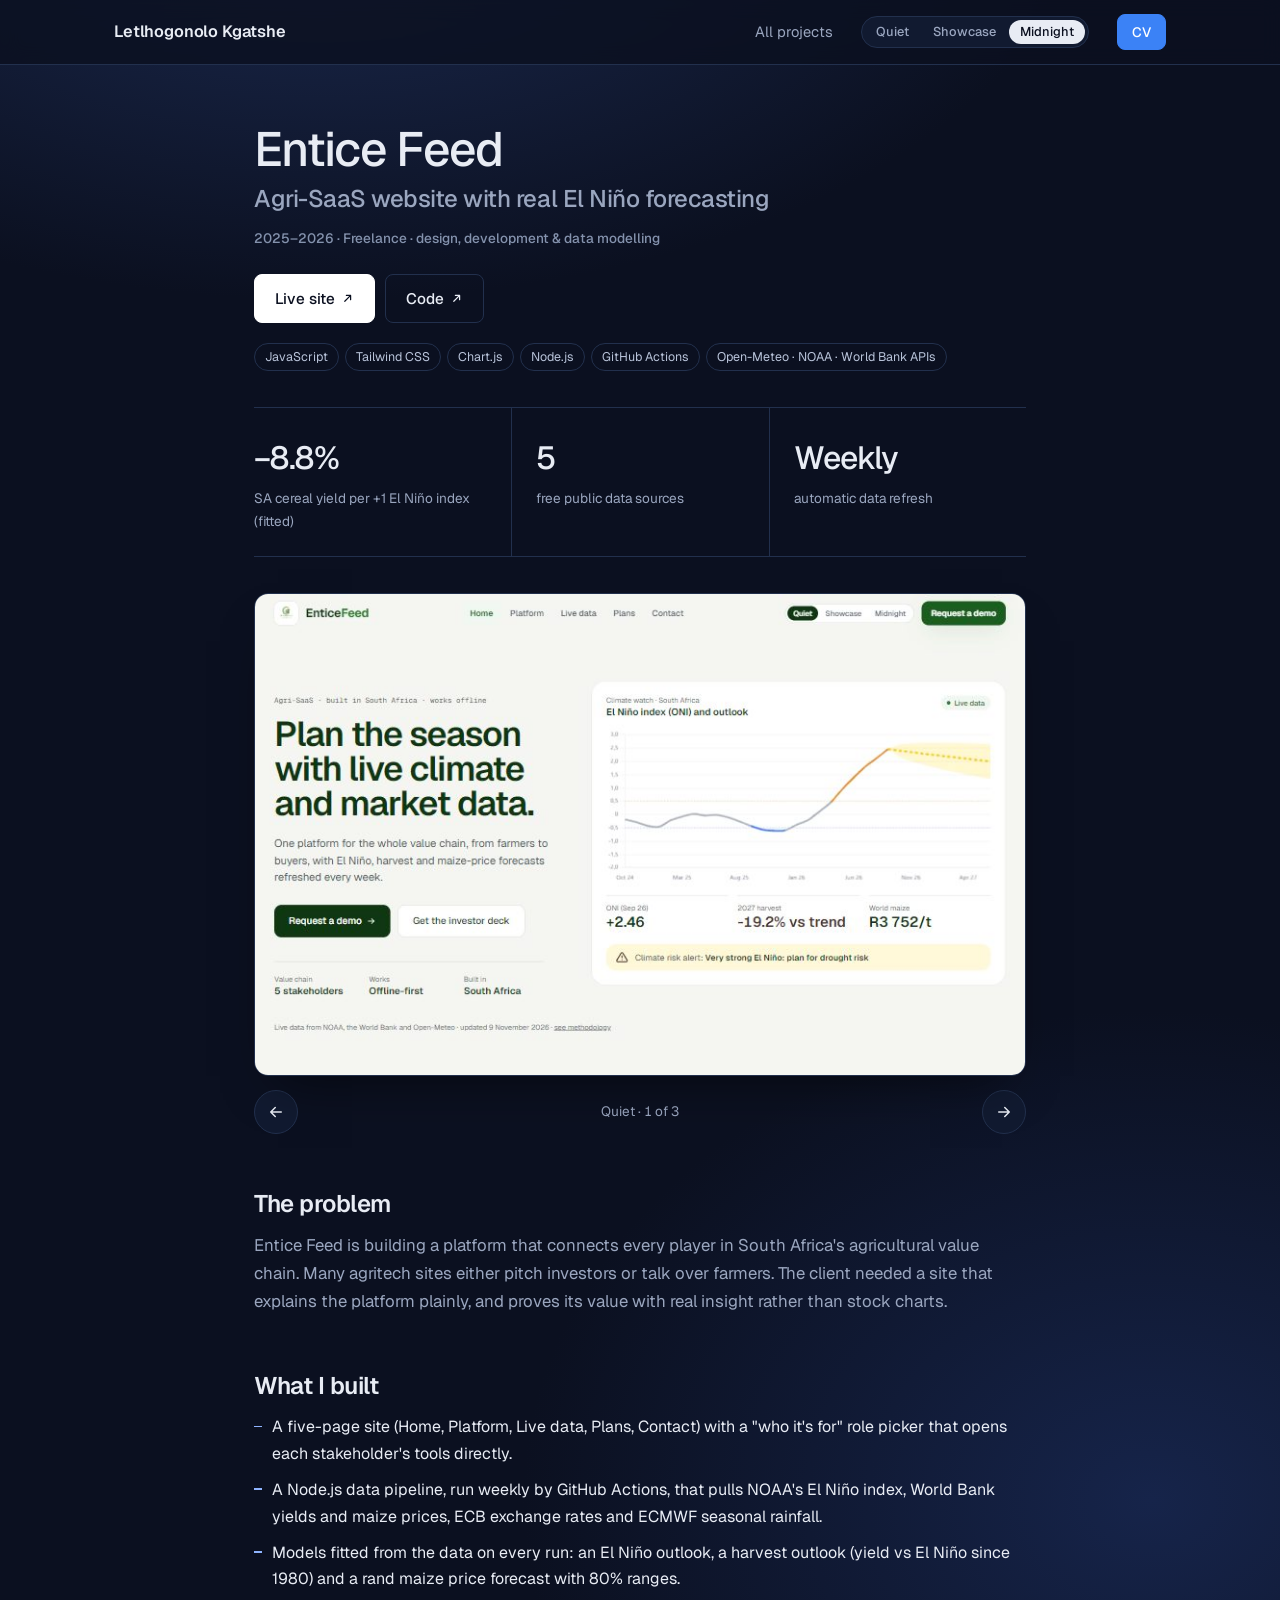
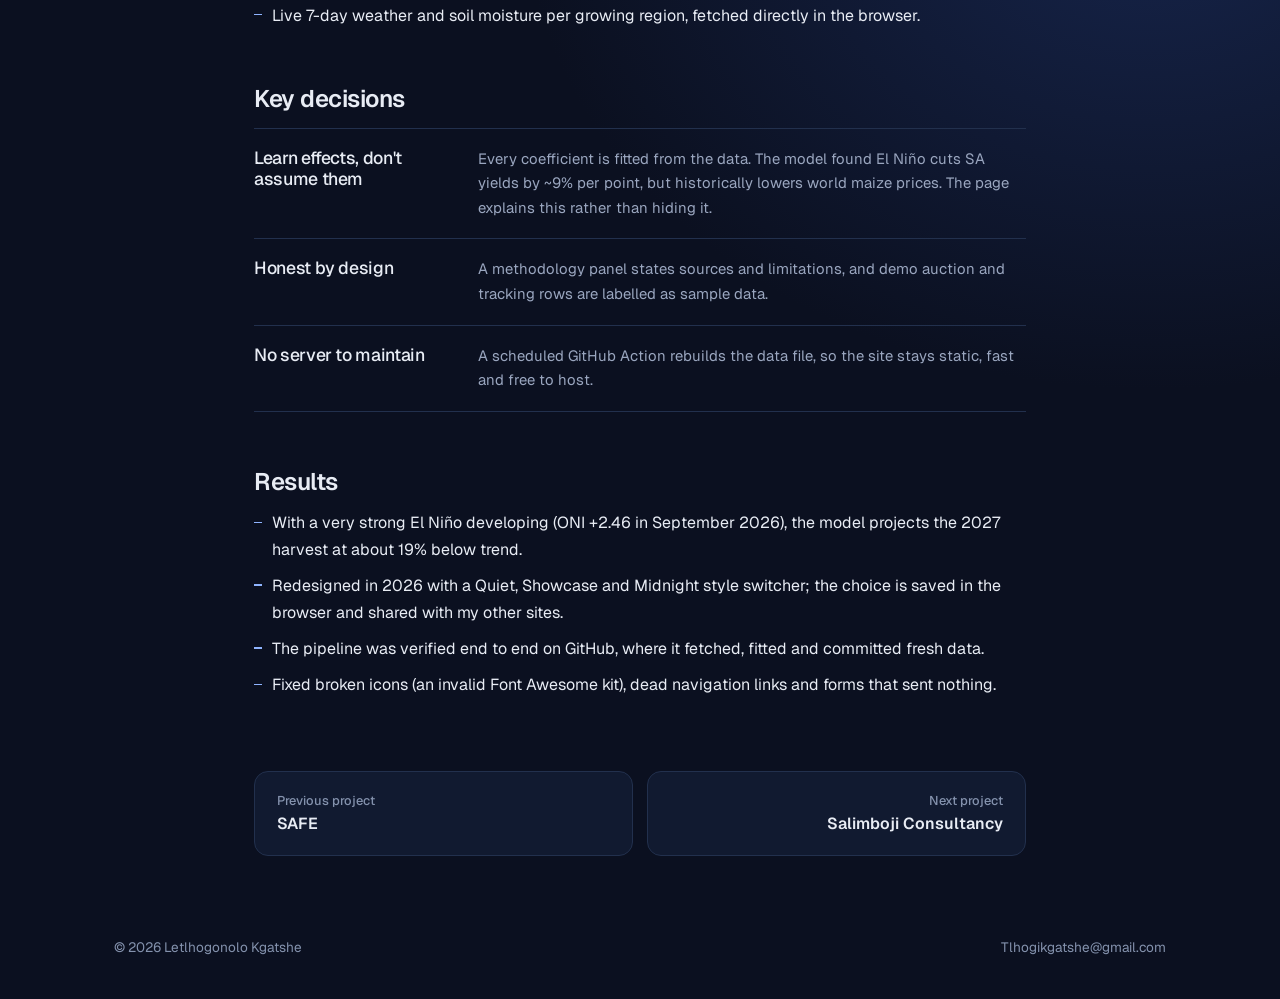
<file: projects/entice-feed.html>
<!DOCTYPE html>
<html lang="en" data-style="midnight">
<head>
  <meta charset="UTF-8">
  <meta name="viewport" content="width=device-width, initial-scale=1.0">
  <title>Entice Feed: Agri-SaaS website with real El Niño forecasting | Letlhogonolo Kgatshe</title>
  <meta name="description" content="Case study: Entice Feed, Agri-SaaS website with real El Niño forecasting. Entice Feed is building a platform that connects every player in South Africa's agricultural value chain.">
  <link rel="canonical" href="https://letlhogonolo-kgatshe.github.io/projects/entice-feed.html">
  <meta property="og:title" content="Entice Feed: Agri-SaaS website with real El Niño forecasting">
  <meta property="og:image" content="https://letlhogonolo-kgatshe.github.io/img/projects/entice-feed.jpg">
  <meta name="theme-color" content="#0b1020">
  <script>try{var s=localStorage.getItem('site-style');if(s==='quiet'||s==='showcase'){document.documentElement.setAttribute('data-style',s);}}catch(e){}</script>
  <link rel="icon" href="../favicon.svg" type="image/svg+xml">
  <link rel="preconnect" href="https://fonts.googleapis.com">
  <link rel="preconnect" href="https://fonts.gstatic.com" crossorigin>
  <link href="https://fonts.googleapis.com/css2?family=Geist:wght@400;500;600&family=Geist+Mono:wght@400;500&family=Instrument+Serif:ital@1&display=swap" rel="stylesheet">
  <link rel="stylesheet" href="../styles.css?v=0d69efad">
</head>
<body>
  <a class="skip" href="#main">Skip to content</a>
  <header class="nav">
    <div class="container nav-inner">
      <a href="../index.html" class="logo">Letlhogonolo Kgatshe</a>
      <nav class="nav-links nav-links-case">
        <a href="../index.html#projects">All projects</a>
        <div class="style-row"><span class="style-label">Style</span><div class="style-switch" role="group" aria-label="Site style">
          <button type="button" data-style-set="quiet" aria-pressed="false">Quiet</button>
          <button type="button" data-style-set="showcase" aria-pressed="false">Showcase</button>
          <button type="button" data-style-set="midnight" aria-pressed="true">Midnight</button>
        </div></div>
        <a href="../Letlhogonolo-Kgatshe-CV.pdf" class="btn btn-small" target="_blank" rel="noopener">CV</a>
      </nav>
    </div>
  </header>

  <main id="main" class="container case">
    <h1>Entice Feed<span class="case-sub">Agri-SaaS website with real El Niño forecasting</span></h1>
    <p class="meta case-meta">2025–2026 · Freelance · design, development &amp; data modelling</p>
    <div class="case-links"><a href="https://letlhogonolo-kgatshe.github.io/entice-feed-website/" target="_blank" rel="noopener" class="btn">Live site</a><a href="https://github.com/Letlhogonolo-Kgatshe/entice-feed-website" target="_blank" rel="noopener" class="btn btn-ghost">Code</a></div>
    <ul class="tags case-tags"><li>JavaScript</li><li>Tailwind CSS</li><li>Chart.js</li><li>Node.js</li><li>GitHub Actions</li><li>Open-Meteo · NOAA · World Bank APIs</li></ul>

    <div class="case-metrics"><div class="stat"><span class="stat-value">−8.8%</span><span class="stat-label">SA cereal yield per +1 El Niño index (fitted)</span></div><div class="stat"><span class="stat-value">5</span><span class="stat-label">free public data sources</span></div><div class="stat"><span class="stat-value">Weekly</span><span class="stat-label">automatic data refresh</span></div></div>

    <div class="case-stack shot-stack" data-stack><a class="stack-link" href="https://letlhogonolo-kgatshe.github.io/entice-feed-website/" target="_blank" rel="noopener"><img class="stack-card" data-pos="0" data-label="Quiet" src="../img/projects/entice-feed-quiet.jpg" alt="Entice Feed home page with the live El Niño watch in the Quiet style" width="800" height="500"><img class="stack-card" data-pos="1" data-label="Showcase" src="../img/projects/entice-feed-showcase.jpg" alt="Entice Feed home page with the live El Niño watch in the Showcase style" width="800" height="500"><img class="stack-card" data-pos="2" data-label="Midnight" src="../img/projects/entice-feed-midnight.jpg" alt="Entice Feed home page with the live El Niño watch in the Midnight style" width="800" height="500"></a><div class="stack-bar"><button type="button" class="stack-prev" aria-label="Show Entice Feed in the previous style"><svg viewBox="0 0 24 24" width="18" height="18" fill="none" stroke="currentColor" stroke-width="2" stroke-linecap="round" stroke-linejoin="round" aria-hidden="true"><path d="M19 12H5M11 18l-6-6 6-6"/></svg></button><span class="stack-label" aria-live="polite">Quiet · 1 of 3</span><button type="button" class="stack-next" aria-label="Show Entice Feed in the next style"><svg viewBox="0 0 24 24" width="18" height="18" fill="none" stroke="currentColor" stroke-width="2" stroke-linecap="round" stroke-linejoin="round" aria-hidden="true"><path d="M5 12h14M13 6l6 6-6 6"/></svg></button></div></div>

    <section class="case-section"><h2>The problem</h2><p>Entice Feed is building a platform that connects every player in South Africa's agricultural value chain. Many agritech sites either pitch investors or talk over farmers. The client needed a site that explains the platform plainly, and proves its value with real insight rather than stock charts.</p></section>
    <section class="case-section"><h2>What I built</h2><ul class="points"><li>A five-page site (Home, Platform, Live data, Plans, Contact) with a &quot;who it's for&quot; role picker that opens each stakeholder's tools directly.</li><li>A Node.js data pipeline, run weekly by GitHub Actions, that pulls NOAA's El Niño index, World Bank yields and maize prices, ECB exchange rates and ECMWF seasonal rainfall.</li><li>Models fitted from the data on every run: an El Niño outlook, a harvest outlook (yield vs El Niño since 1980) and a rand maize price forecast with 80% ranges.</li><li>Live 7-day weather and soil moisture per growing region, fetched directly in the browser.</li></ul></section>
    <section class="case-section"><h2>Key decisions</h2><div class="case-decisions"><div class="case-decision"><h3>Learn effects, don't assume them</h3><p>Every coefficient is fitted from the data. The model found El Niño cuts SA yields by ~9% per point, but historically lowers world maize prices. The page explains this rather than hiding it.</p></div><div class="case-decision"><h3>Honest by design</h3><p>A methodology panel states sources and limitations, and demo auction and tracking rows are labelled as sample data.</p></div><div class="case-decision"><h3>No server to maintain</h3><p>A scheduled GitHub Action rebuilds the data file, so the site stays static, fast and free to host.</p></div></div></section>
    <section class="case-section"><h2>Results</h2><ul class="points"><li>With a very strong El Niño developing (ONI +2.46 in September 2026), the model projects the 2027 harvest at about 19% below trend.</li><li>Redesigned in 2026 with a Quiet, Showcase and Midnight style switcher; the choice is saved in the browser and shared with my other sites.</li><li>The pipeline was verified end to end on GitHub, where it fetched, fitted and committed fresh data.</li><li>Fixed broken icons (an invalid Font Awesome kit), dead navigation links and forms that sent nothing.</li></ul></section>

    <nav class="case-pager" aria-label="More projects">
      <a href="safe.html" class="card"><span class="kicker">Previous project</span><strong>SAFE</strong></a>
      <a href="salimboji.html" class="card case-pager-next"><span class="kicker">Next project</span><strong>Salimboji Consultancy</strong></a>
    </nav>
  </main>

  <footer class="container footer">
    <span>© 2026 Letlhogonolo Kgatshe</span>
    <a href="mailto:Tlhogikgatshe@gmail.com">Tlhogikgatshe@gmail.com</a>
  </footer>
  <script src="../style-switch.js?v=fa3f4b58"></script>
  <script src="../shot-stack.js?v=3188a817"></script>
</body>
</html>
</file>
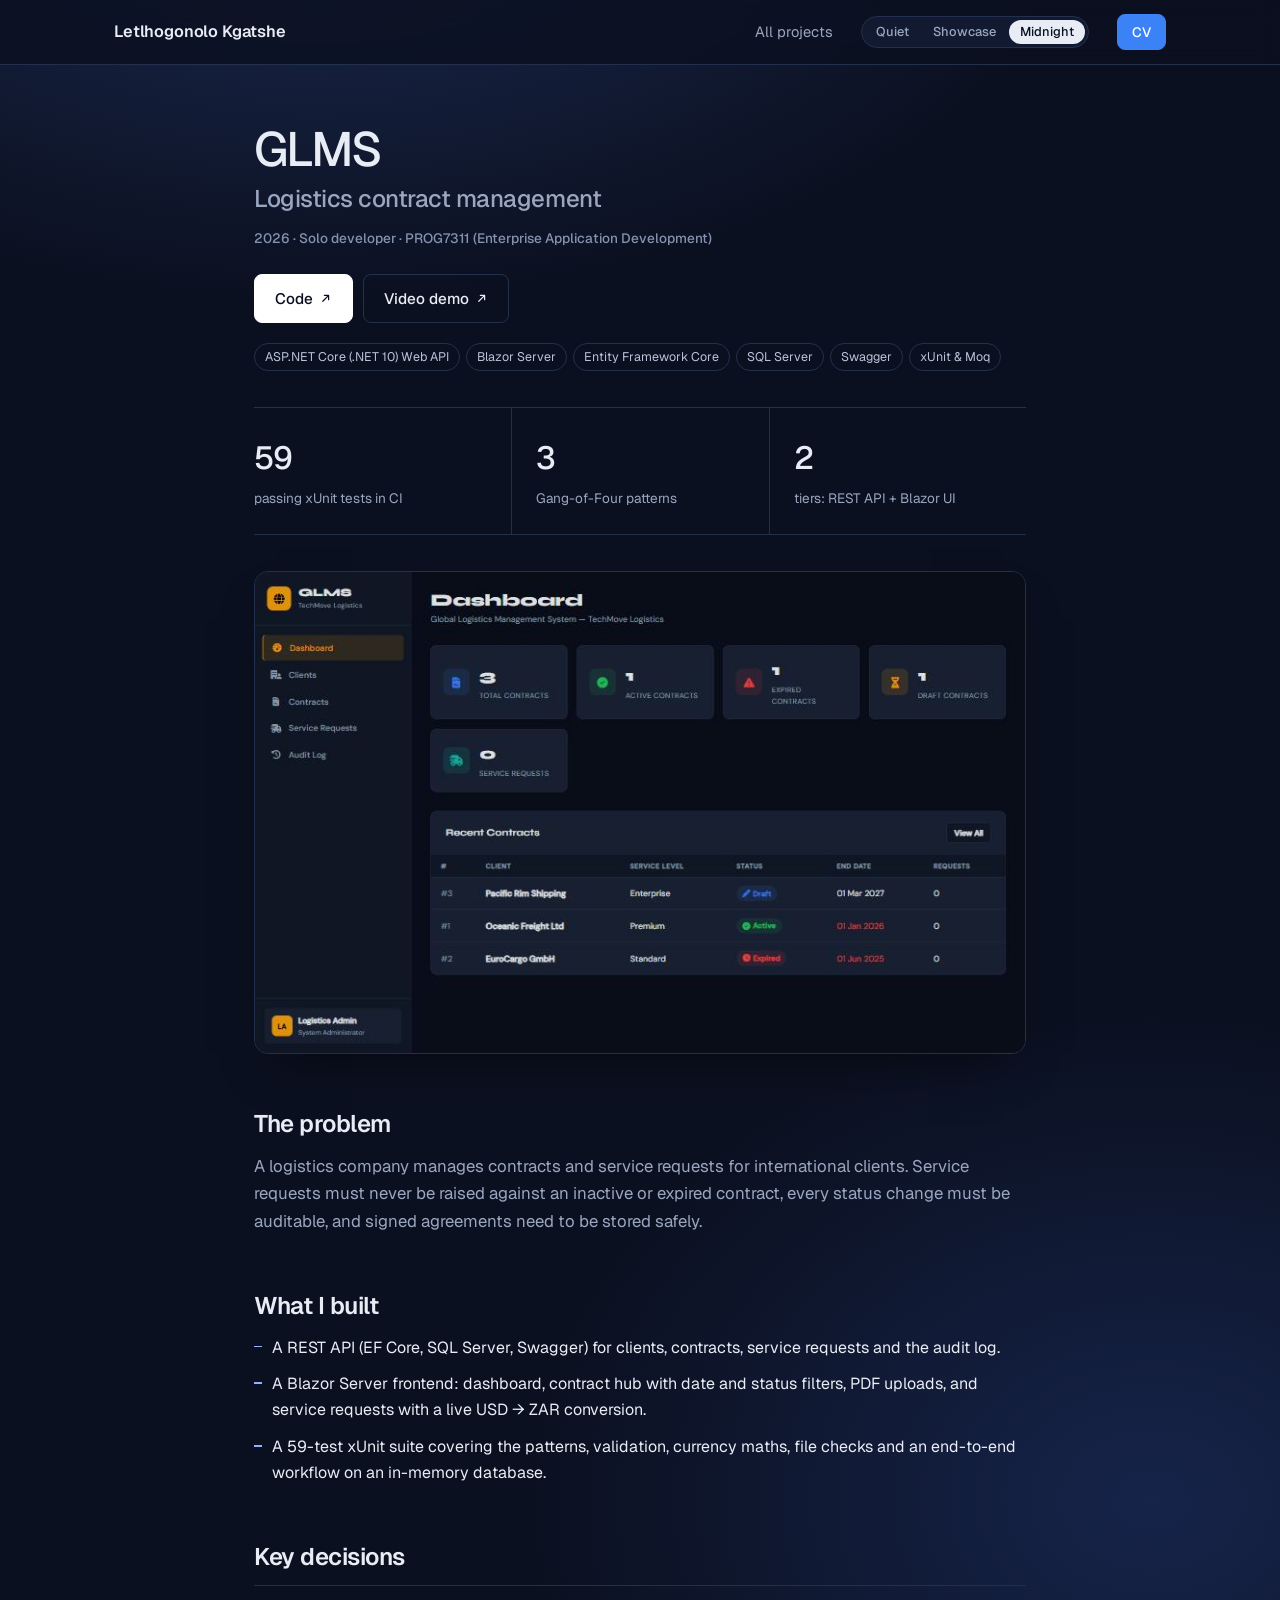
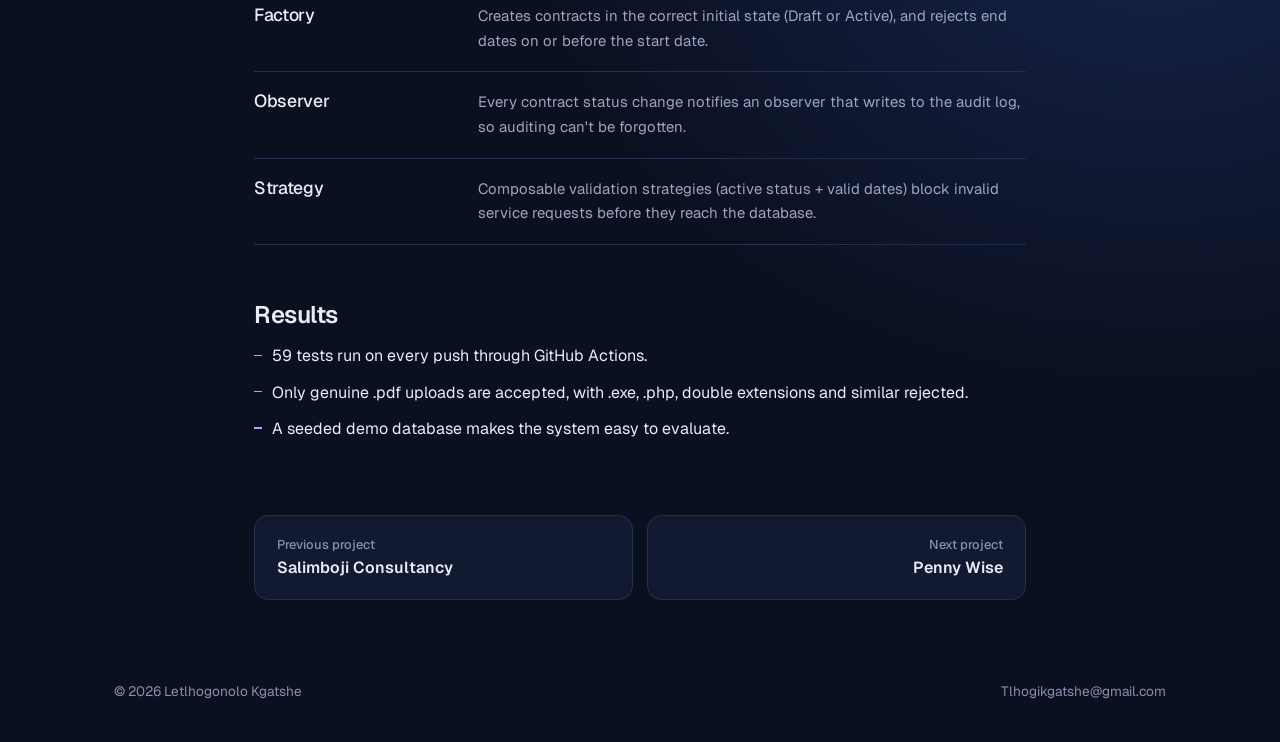
<file: projects/glms.html>
<!DOCTYPE html>
<html lang="en" data-style="midnight">
<head>
  <meta charset="UTF-8">
  <meta name="viewport" content="width=device-width, initial-scale=1.0">
  <title>GLMS: Logistics contract management | Letlhogonolo Kgatshe</title>
  <meta name="description" content="Case study: GLMS, Logistics contract management. A logistics company manages contracts and service requests for international clients.">
  <link rel="canonical" href="https://letlhogonolo-kgatshe.github.io/projects/glms.html">
  <meta property="og:title" content="GLMS: Logistics contract management">
  <meta property="og:image" content="https://letlhogonolo-kgatshe.github.io/img/projects/glms.jpg">
  <meta name="theme-color" content="#0b1020">
  <script>try{var s=localStorage.getItem('site-style');if(s==='quiet'||s==='showcase'){document.documentElement.setAttribute('data-style',s);}}catch(e){}</script>
  <link rel="icon" href="../favicon.svg" type="image/svg+xml">
  <link rel="preconnect" href="https://fonts.googleapis.com">
  <link rel="preconnect" href="https://fonts.gstatic.com" crossorigin>
  <link href="https://fonts.googleapis.com/css2?family=Geist:wght@400;500;600&family=Geist+Mono:wght@400;500&family=Instrument+Serif:ital@1&display=swap" rel="stylesheet">
  <link rel="stylesheet" href="../styles.css?v=0d69efad">
</head>
<body>
  <a class="skip" href="#main">Skip to content</a>
  <header class="nav">
    <div class="container nav-inner">
      <a href="../index.html" class="logo">Letlhogonolo Kgatshe</a>
      <nav class="nav-links nav-links-case">
        <a href="../index.html#projects">All projects</a>
        <div class="style-row"><span class="style-label">Style</span><div class="style-switch" role="group" aria-label="Site style">
          <button type="button" data-style-set="quiet" aria-pressed="false">Quiet</button>
          <button type="button" data-style-set="showcase" aria-pressed="false">Showcase</button>
          <button type="button" data-style-set="midnight" aria-pressed="true">Midnight</button>
        </div></div>
        <a href="../Letlhogonolo-Kgatshe-CV.pdf" class="btn btn-small" target="_blank" rel="noopener">CV</a>
      </nav>
    </div>
  </header>

  <main id="main" class="container case">
    <h1>GLMS<span class="case-sub">Logistics contract management</span></h1>
    <p class="meta case-meta">2026 · Solo developer · PROG7311 (Enterprise Application Development)</p>
    <div class="case-links"><a href="https://github.com/Letlhogonolo-Kgatshe/glms-contract-management" target="_blank" rel="noopener" class="btn">Code</a><a href="https://youtu.be/TWxagCLS1yQ" target="_blank" rel="noopener" class="btn btn-ghost">Video demo</a></div>
    <ul class="tags case-tags"><li>ASP.NET Core (.NET 10) Web API</li><li>Blazor Server</li><li>Entity Framework Core</li><li>SQL Server</li><li>Swagger</li><li>xUnit &amp; Moq</li></ul>

    <div class="case-metrics"><div class="stat"><span class="stat-value">59</span><span class="stat-label">passing xUnit tests in CI</span></div><div class="stat"><span class="stat-value">3</span><span class="stat-label">Gang-of-Four patterns</span></div><div class="stat"><span class="stat-value">2</span><span class="stat-label">tiers: REST API + Blazor UI</span></div></div>

    <figure class="case-figure"><img src="../img/projects/glms.jpg" alt="GLMS dashboard with contract counts by status" width="800" height="500"></figure>

    <section class="case-section"><h2>The problem</h2><p>A logistics company manages contracts and service requests for international clients. Service requests must never be raised against an inactive or expired contract, every status change must be auditable, and signed agreements need to be stored safely.</p></section>
    <section class="case-section"><h2>What I built</h2><ul class="points"><li>A REST API (EF Core, SQL Server, Swagger) for clients, contracts, service requests and the audit log.</li><li>A Blazor Server frontend: dashboard, contract hub with date and status filters, PDF uploads, and service requests with a live USD → ZAR conversion.</li><li>A 59-test xUnit suite covering the patterns, validation, currency maths, file checks and an end-to-end workflow on an in-memory database.</li></ul></section>
    <section class="case-section"><h2>Key decisions</h2><div class="case-decisions"><div class="case-decision"><h3>Factory</h3><p>Creates contracts in the correct initial state (Draft or Active), and rejects end dates on or before the start date.</p></div><div class="case-decision"><h3>Observer</h3><p>Every contract status change notifies an observer that writes to the audit log, so auditing can't be forgotten.</p></div><div class="case-decision"><h3>Strategy</h3><p>Composable validation strategies (active status + valid dates) block invalid service requests before they reach the database.</p></div></div></section>
    <section class="case-section"><h2>Results</h2><ul class="points"><li>59 tests run on every push through GitHub Actions.</li><li>Only genuine .pdf uploads are accepted, with .exe, .php, double extensions and similar rejected.</li><li>A seeded demo database makes the system easy to evaluate.</li></ul></section>

    <nav class="case-pager" aria-label="More projects">
      <a href="salimboji.html" class="card"><span class="kicker">Previous project</span><strong>Salimboji Consultancy</strong></a>
      <a href="penny-wise.html" class="card case-pager-next"><span class="kicker">Next project</span><strong>Penny Wise</strong></a>
    </nav>
  </main>

  <footer class="container footer">
    <span>© 2026 Letlhogonolo Kgatshe</span>
    <a href="mailto:Tlhogikgatshe@gmail.com">Tlhogikgatshe@gmail.com</a>
  </footer>
  <script src="../style-switch.js?v=fa3f4b58"></script>
  <script src="../shot-stack.js?v=3188a817"></script>
</body>
</html>
</file>
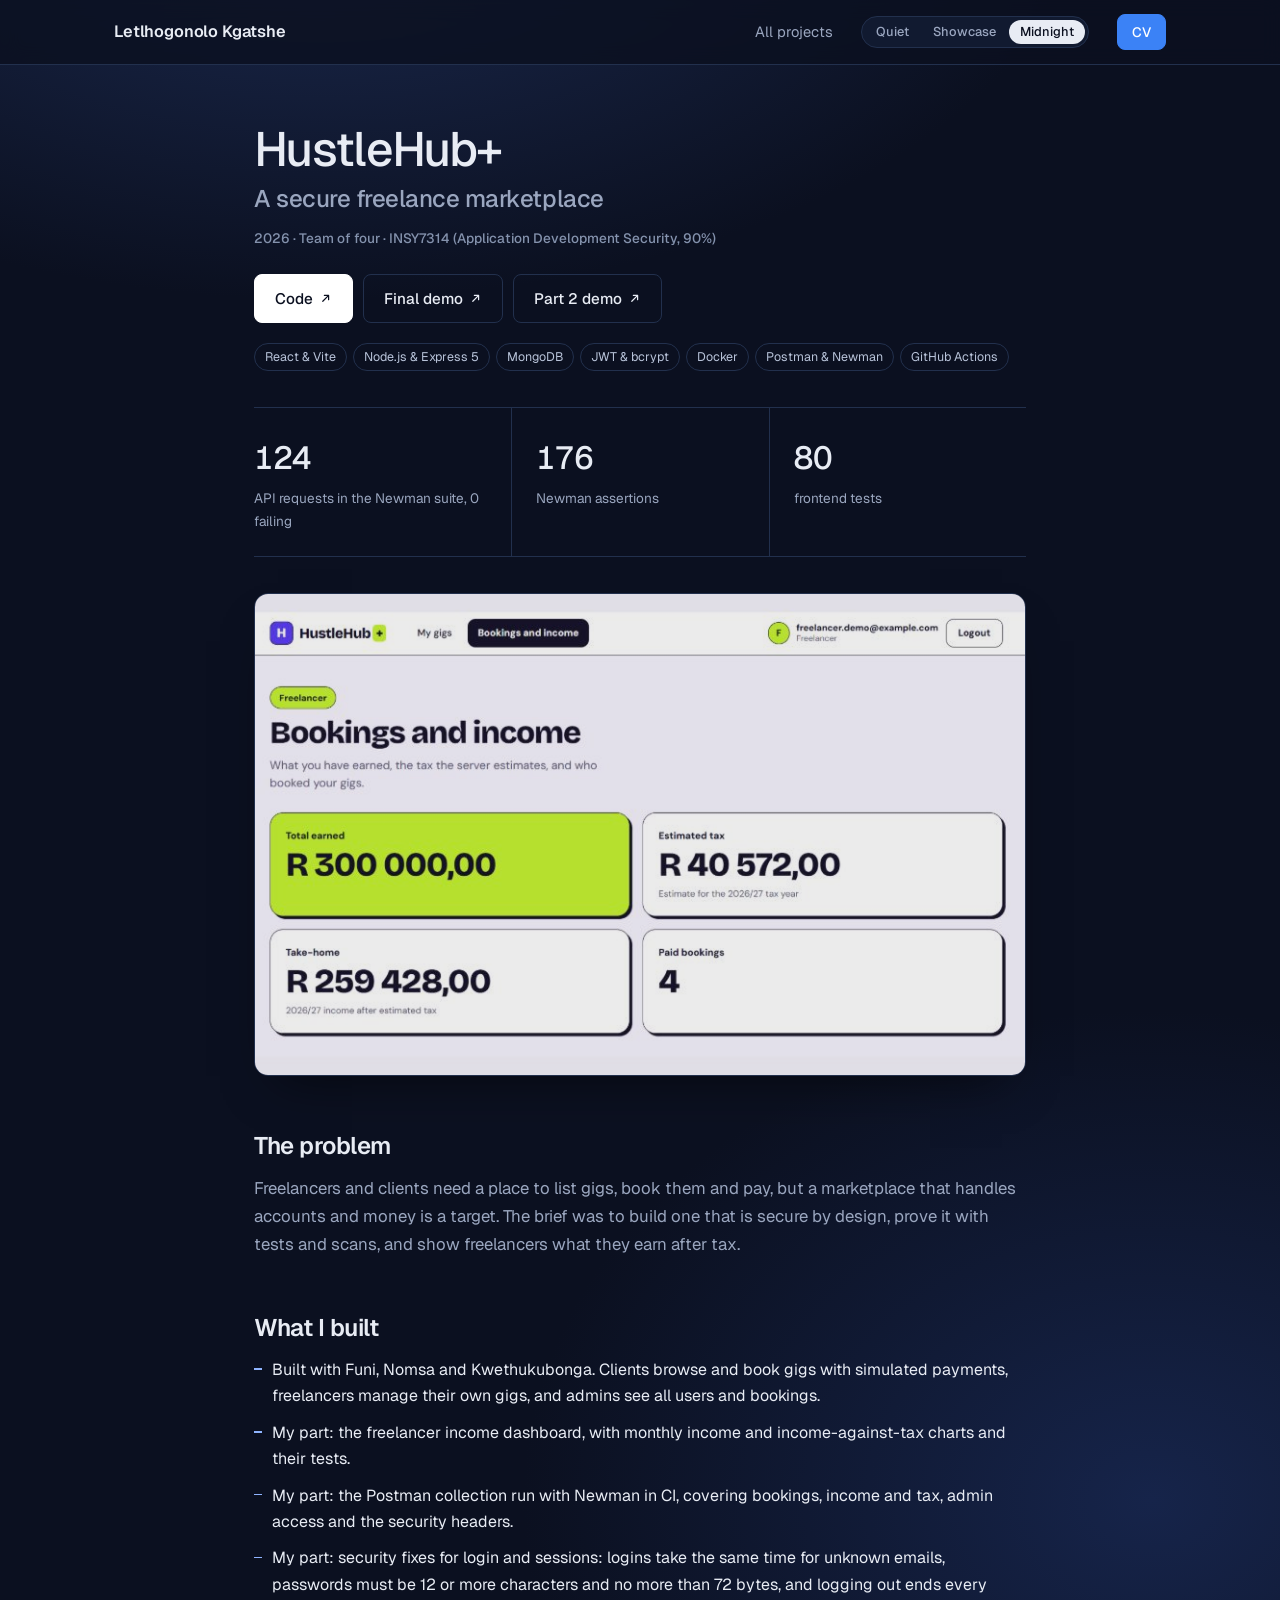
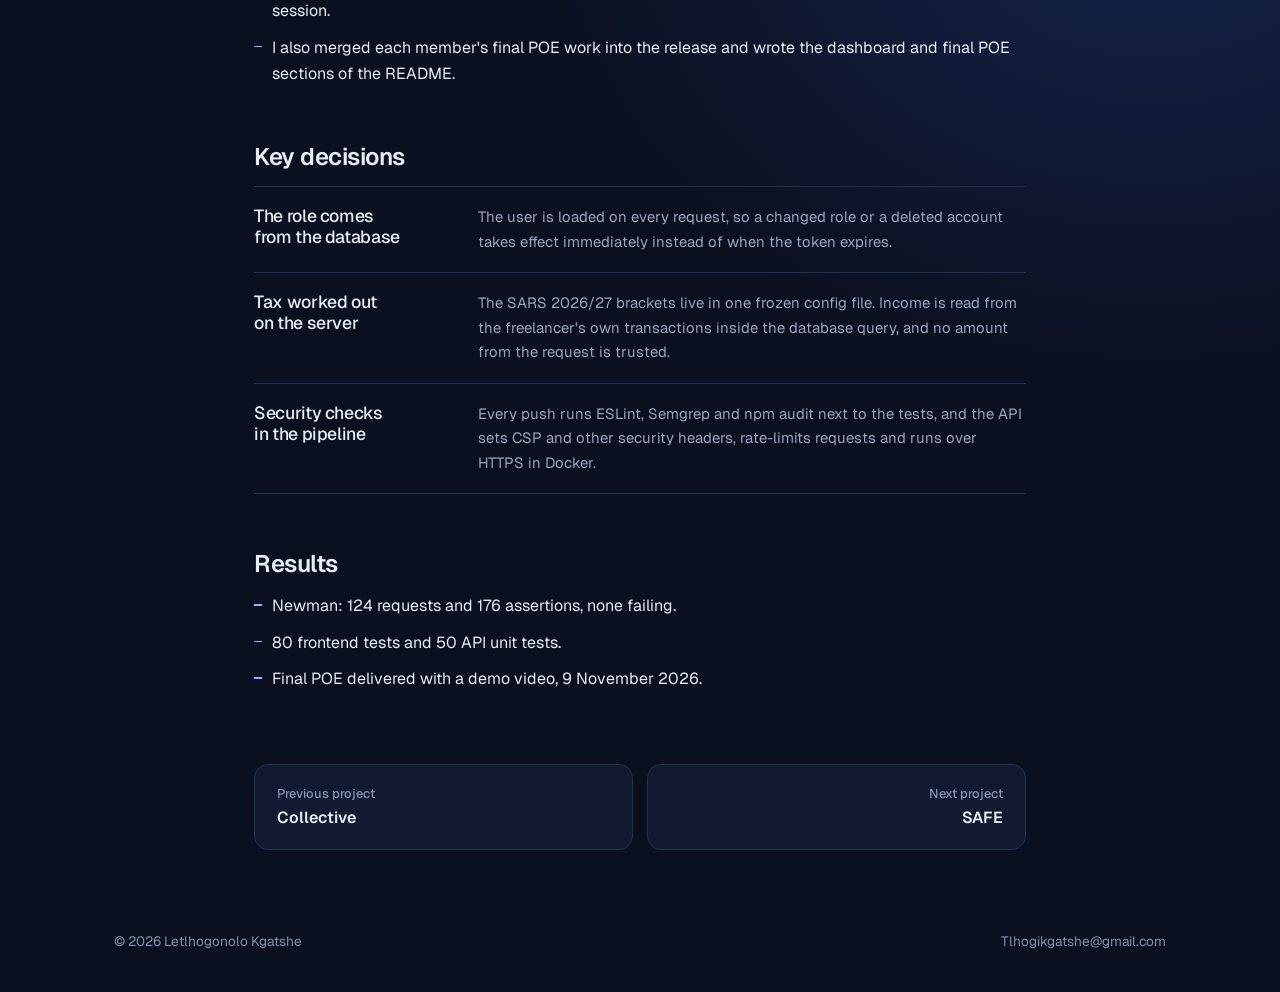
<file: projects/hustlehub-plus.html>
<!DOCTYPE html>
<html lang="en" data-style="midnight">
<head>
  <meta charset="UTF-8">
  <meta name="viewport" content="width=device-width, initial-scale=1.0">
  <title>HustleHub+: A secure freelance marketplace | Letlhogonolo Kgatshe</title>
  <meta name="description" content="Case study: HustleHub+, A secure freelance marketplace. Freelancers and clients need a place to list gigs, book them and pay, but a marketplace that handles accounts and money is a target.">
  <link rel="canonical" href="https://letlhogonolo-kgatshe.github.io/projects/hustlehub-plus.html">
  <meta property="og:title" content="HustleHub+: A secure freelance marketplace">
  <meta property="og:image" content="https://letlhogonolo-kgatshe.github.io/img/projects/hustlehub-plus.jpg">
  <meta name="theme-color" content="#0b1020">
  <script>try{var s=localStorage.getItem('site-style');if(s==='quiet'||s==='showcase'){document.documentElement.setAttribute('data-style',s);}}catch(e){}</script>
  <link rel="icon" href="../favicon.svg" type="image/svg+xml">
  <link rel="preconnect" href="https://fonts.googleapis.com">
  <link rel="preconnect" href="https://fonts.gstatic.com" crossorigin>
  <link href="https://fonts.googleapis.com/css2?family=Geist:wght@400;500;600&family=Geist+Mono:wght@400;500&family=Instrument+Serif:ital@1&display=swap" rel="stylesheet">
  <link rel="stylesheet" href="../styles.css?v=0d69efad">
</head>
<body>
  <a class="skip" href="#main">Skip to content</a>
  <header class="nav">
    <div class="container nav-inner">
      <a href="../index.html" class="logo">Letlhogonolo Kgatshe</a>
      <nav class="nav-links nav-links-case">
        <a href="../index.html#projects">All projects</a>
        <div class="style-row"><span class="style-label">Style</span><div class="style-switch" role="group" aria-label="Site style">
          <button type="button" data-style-set="quiet" aria-pressed="false">Quiet</button>
          <button type="button" data-style-set="showcase" aria-pressed="false">Showcase</button>
          <button type="button" data-style-set="midnight" aria-pressed="true">Midnight</button>
        </div></div>
        <a href="../Letlhogonolo-Kgatshe-CV.pdf" class="btn btn-small" target="_blank" rel="noopener">CV</a>
      </nav>
    </div>
  </header>

  <main id="main" class="container case">
    <h1>HustleHub+<span class="case-sub">A secure freelance marketplace</span></h1>
    <p class="meta case-meta">2026 · Team of four · INSY7314 (Application Development Security, 90%)</p>
    <div class="case-links"><a href="https://github.com/Letlhogonolo-Kgatshe/hustlehub-plus" target="_blank" rel="noopener" class="btn">Code</a><a href="https://youtu.be/KpMu77Uqex8" target="_blank" rel="noopener" class="btn btn-ghost">Final demo</a><a href="https://youtu.be/5EMVoo-9elM" target="_blank" rel="noopener" class="btn btn-ghost">Part 2 demo</a></div>
    <ul class="tags case-tags"><li>React &amp; Vite</li><li>Node.js &amp; Express 5</li><li>MongoDB</li><li>JWT &amp; bcrypt</li><li>Docker</li><li>Postman &amp; Newman</li><li>GitHub Actions</li></ul>

    <div class="case-metrics"><div class="stat"><span class="stat-value">124</span><span class="stat-label">API requests in the Newman suite, 0 failing</span></div><div class="stat"><span class="stat-value">176</span><span class="stat-label">Newman assertions</span></div><div class="stat"><span class="stat-value">80</span><span class="stat-label">frontend tests</span></div></div>

    <figure class="case-figure"><img src="../img/projects/hustlehub-plus.jpg" alt="HustleHub+ freelancer income dashboard showing total earned, estimated tax, take-home and paid bookings" width="800" height="500"></figure>

    <section class="case-section"><h2>The problem</h2><p>Freelancers and clients need a place to list gigs, book them and pay, but a marketplace that handles accounts and money is a target. The brief was to build one that is secure by design, prove it with tests and scans, and show freelancers what they earn after tax.</p></section>
    <section class="case-section"><h2>What I built</h2><ul class="points"><li>Built with Funi, Nomsa and Kwethukubonga. Clients browse and book gigs with simulated payments, freelancers manage their own gigs, and admins see all users and bookings.</li><li>My part: the freelancer income dashboard, with monthly income and income-against-tax charts and their tests.</li><li>My part: the Postman collection run with Newman in CI, covering bookings, income and tax, admin access and the security headers.</li><li>My part: security fixes for login and sessions: logins take the same time for unknown emails, passwords must be 12 or more characters and no more than 72 bytes, and logging out ends every session.</li><li>I also merged each member's final POE work into the release and wrote the dashboard and final POE sections of the README.</li></ul></section>
    <section class="case-section"><h2>Key decisions</h2><div class="case-decisions"><div class="case-decision"><h3>The role comes from the database</h3><p>The user is loaded on every request, so a changed role or a deleted account takes effect immediately instead of when the token expires.</p></div><div class="case-decision"><h3>Tax worked out on the server</h3><p>The SARS 2026/27 brackets live in one frozen config file. Income is read from the freelancer's own transactions inside the database query, and no amount from the request is trusted.</p></div><div class="case-decision"><h3>Security checks in the pipeline</h3><p>Every push runs ESLint, Semgrep and npm audit next to the tests, and the API sets CSP and other security headers, rate-limits requests and runs over HTTPS in Docker.</p></div></div></section>
    <section class="case-section"><h2>Results</h2><ul class="points"><li>Newman: 124 requests and 176 assertions, none failing.</li><li>80 frontend tests and 50 API unit tests.</li><li>Final POE delivered with a demo video, 9 November 2026.</li></ul></section>

    <nav class="case-pager" aria-label="More projects">
      <a href="collective.html" class="card"><span class="kicker">Previous project</span><strong>Collective</strong></a>
      <a href="safe.html" class="card case-pager-next"><span class="kicker">Next project</span><strong>SAFE</strong></a>
    </nav>
  </main>

  <footer class="container footer">
    <span>© 2026 Letlhogonolo Kgatshe</span>
    <a href="mailto:Tlhogikgatshe@gmail.com">Tlhogikgatshe@gmail.com</a>
  </footer>
  <script src="../style-switch.js?v=fa3f4b58"></script>
  <script src="../shot-stack.js?v=3188a817"></script>
</body>
</html>
</file>
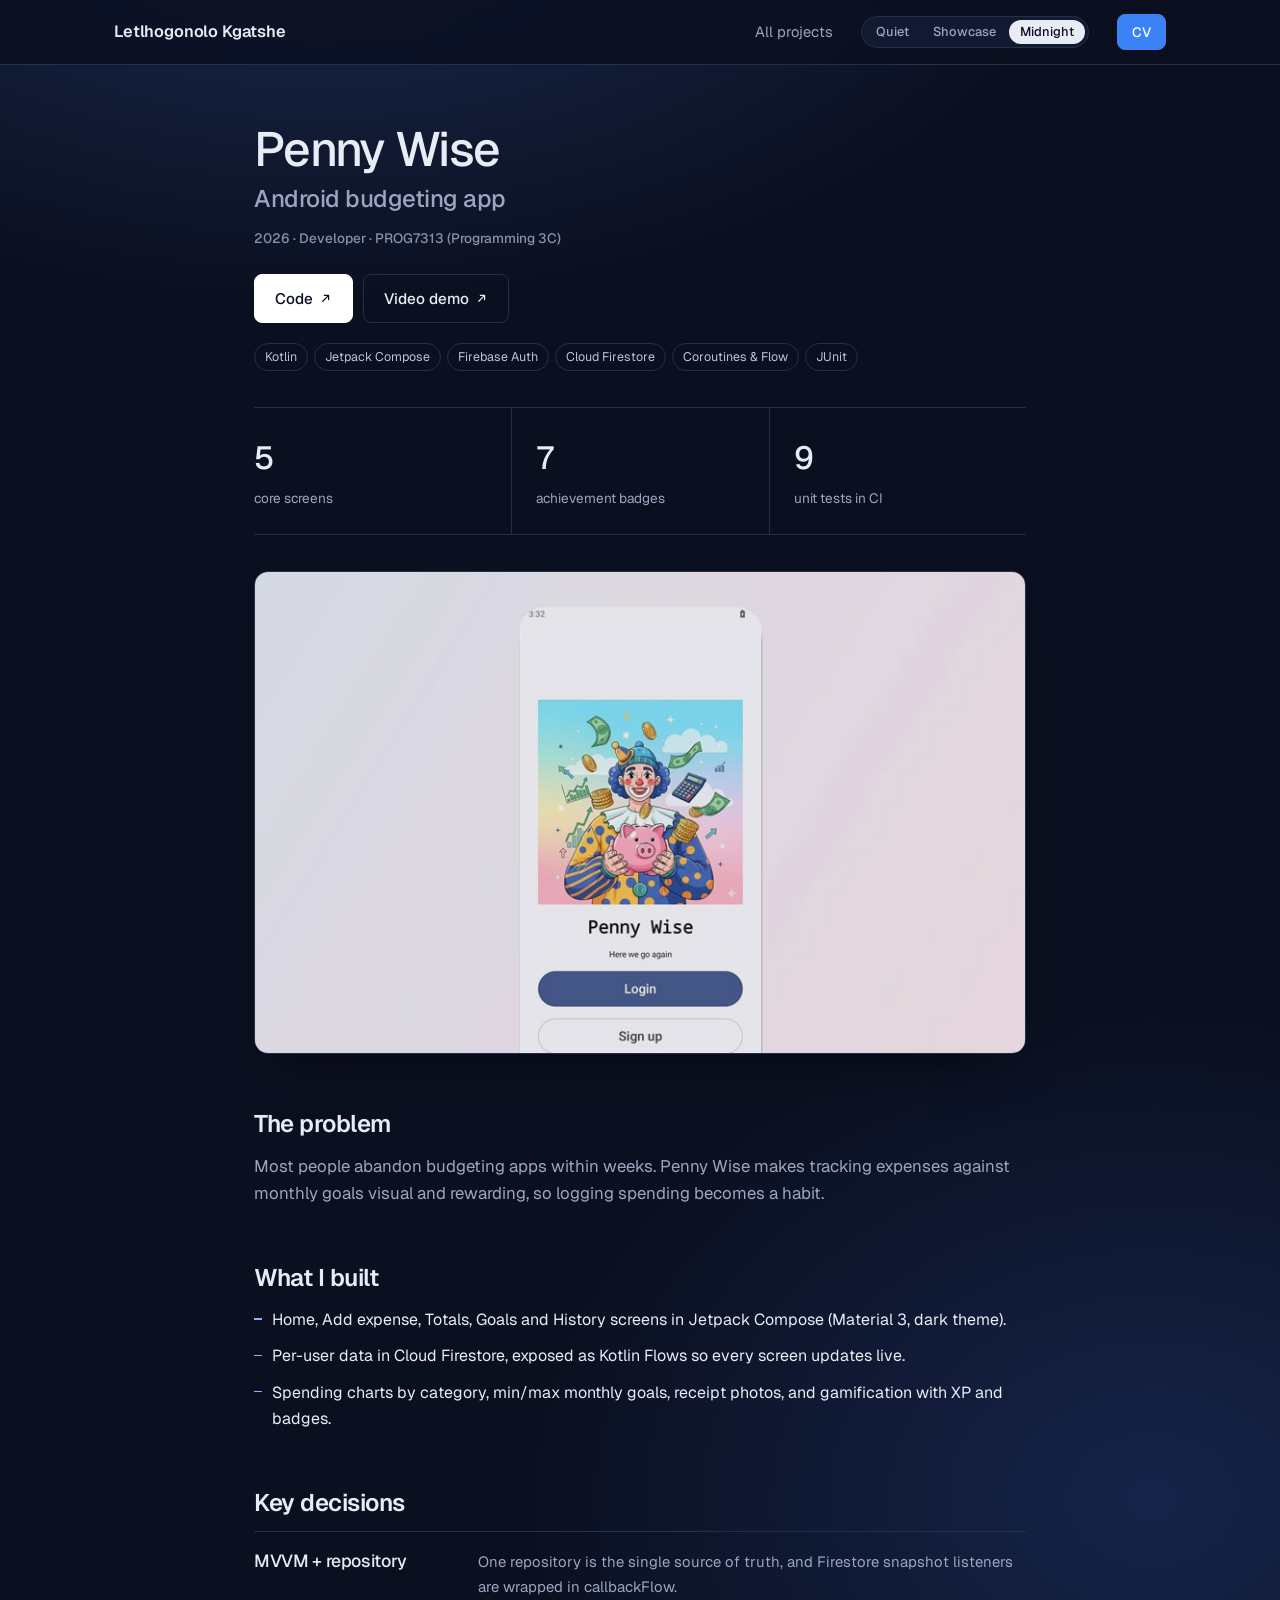
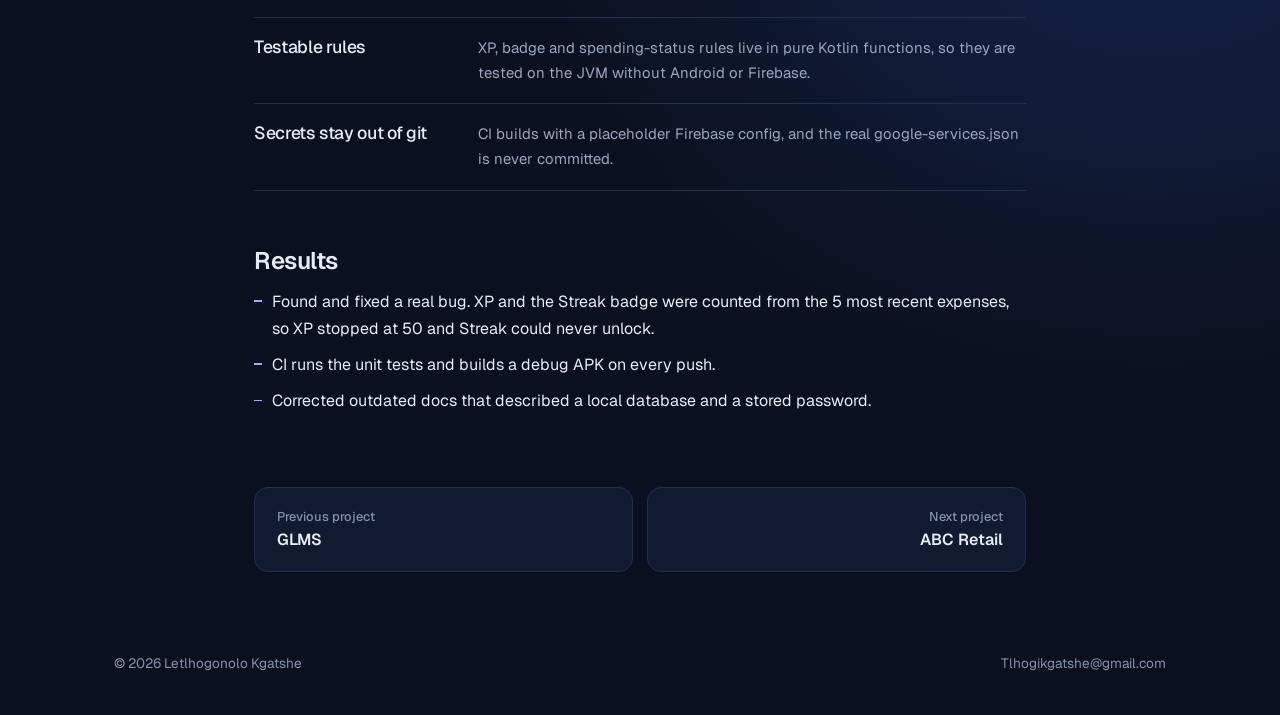
<file: projects/penny-wise.html>
<!DOCTYPE html>
<html lang="en" data-style="midnight">
<head>
  <meta charset="UTF-8">
  <meta name="viewport" content="width=device-width, initial-scale=1.0">
  <title>Penny Wise: Android budgeting app | Letlhogonolo Kgatshe</title>
  <meta name="description" content="Case study: Penny Wise, Android budgeting app. Most people abandon budgeting apps within weeks.">
  <link rel="canonical" href="https://letlhogonolo-kgatshe.github.io/projects/penny-wise.html">
  <meta property="og:title" content="Penny Wise: Android budgeting app">
  <meta property="og:image" content="https://letlhogonolo-kgatshe.github.io/img/projects/penny-wise.jpg">
  <meta name="theme-color" content="#0b1020">
  <script>try{var s=localStorage.getItem('site-style');if(s==='quiet'||s==='showcase'){document.documentElement.setAttribute('data-style',s);}}catch(e){}</script>
  <link rel="icon" href="../favicon.svg" type="image/svg+xml">
  <link rel="preconnect" href="https://fonts.googleapis.com">
  <link rel="preconnect" href="https://fonts.gstatic.com" crossorigin>
  <link href="https://fonts.googleapis.com/css2?family=Geist:wght@400;500;600&family=Geist+Mono:wght@400;500&family=Instrument+Serif:ital@1&display=swap" rel="stylesheet">
  <link rel="stylesheet" href="../styles.css?v=0d69efad">
</head>
<body>
  <a class="skip" href="#main">Skip to content</a>
  <header class="nav">
    <div class="container nav-inner">
      <a href="../index.html" class="logo">Letlhogonolo Kgatshe</a>
      <nav class="nav-links nav-links-case">
        <a href="../index.html#projects">All projects</a>
        <div class="style-row"><span class="style-label">Style</span><div class="style-switch" role="group" aria-label="Site style">
          <button type="button" data-style-set="quiet" aria-pressed="false">Quiet</button>
          <button type="button" data-style-set="showcase" aria-pressed="false">Showcase</button>
          <button type="button" data-style-set="midnight" aria-pressed="true">Midnight</button>
        </div></div>
        <a href="../Letlhogonolo-Kgatshe-CV.pdf" class="btn btn-small" target="_blank" rel="noopener">CV</a>
      </nav>
    </div>
  </header>

  <main id="main" class="container case">
    <h1>Penny Wise<span class="case-sub">Android budgeting app</span></h1>
    <p class="meta case-meta">2026 · Developer · PROG7313 (Programming 3C)</p>
    <div class="case-links"><a href="https://github.com/Letlhogonolo-Kgatshe/penny-wise-budget-app" target="_blank" rel="noopener" class="btn">Code</a><a href="https://youtu.be/w4Cir029GtA" target="_blank" rel="noopener" class="btn btn-ghost">Video demo</a></div>
    <ul class="tags case-tags"><li>Kotlin</li><li>Jetpack Compose</li><li>Firebase Auth</li><li>Cloud Firestore</li><li>Coroutines &amp; Flow</li><li>JUnit</li></ul>

    <div class="case-metrics"><div class="stat"><span class="stat-value">5</span><span class="stat-label">core screens</span></div><div class="stat"><span class="stat-value">7</span><span class="stat-label">achievement badges</span></div><div class="stat"><span class="stat-value">9</span><span class="stat-label">unit tests in CI</span></div></div>

    <figure class="case-figure"><img src="../img/projects/penny-wise.jpg" alt="Penny Wise welcome screen on an Android phone" width="800" height="500"></figure>

    <section class="case-section"><h2>The problem</h2><p>Most people abandon budgeting apps within weeks. Penny Wise makes tracking expenses against monthly goals visual and rewarding, so logging spending becomes a habit.</p></section>
    <section class="case-section"><h2>What I built</h2><ul class="points"><li>Home, Add expense, Totals, Goals and History screens in Jetpack Compose (Material 3, dark theme).</li><li>Per-user data in Cloud Firestore, exposed as Kotlin Flows so every screen updates live.</li><li>Spending charts by category, min/max monthly goals, receipt photos, and gamification with XP and badges.</li></ul></section>
    <section class="case-section"><h2>Key decisions</h2><div class="case-decisions"><div class="case-decision"><h3>MVVM + repository</h3><p>One repository is the single source of truth, and Firestore snapshot listeners are wrapped in callbackFlow.</p></div><div class="case-decision"><h3>Testable rules</h3><p>XP, badge and spending-status rules live in pure Kotlin functions, so they are tested on the JVM without Android or Firebase.</p></div><div class="case-decision"><h3>Secrets stay out of git</h3><p>CI builds with a placeholder Firebase config, and the real google-services.json is never committed.</p></div></div></section>
    <section class="case-section"><h2>Results</h2><ul class="points"><li>Found and fixed a real bug. XP and the Streak badge were counted from the 5 most recent expenses, so XP stopped at 50 and Streak could never unlock.</li><li>CI runs the unit tests and builds a debug APK on every push.</li><li>Corrected outdated docs that described a local database and a stored password.</li></ul></section>

    <nav class="case-pager" aria-label="More projects">
      <a href="glms.html" class="card"><span class="kicker">Previous project</span><strong>GLMS</strong></a>
      <a href="abc-retail.html" class="card case-pager-next"><span class="kicker">Next project</span><strong>ABC Retail</strong></a>
    </nav>
  </main>

  <footer class="container footer">
    <span>© 2026 Letlhogonolo Kgatshe</span>
    <a href="mailto:Tlhogikgatshe@gmail.com">Tlhogikgatshe@gmail.com</a>
  </footer>
  <script src="../style-switch.js?v=fa3f4b58"></script>
  <script src="../shot-stack.js?v=3188a817"></script>
</body>
</html>
</file>
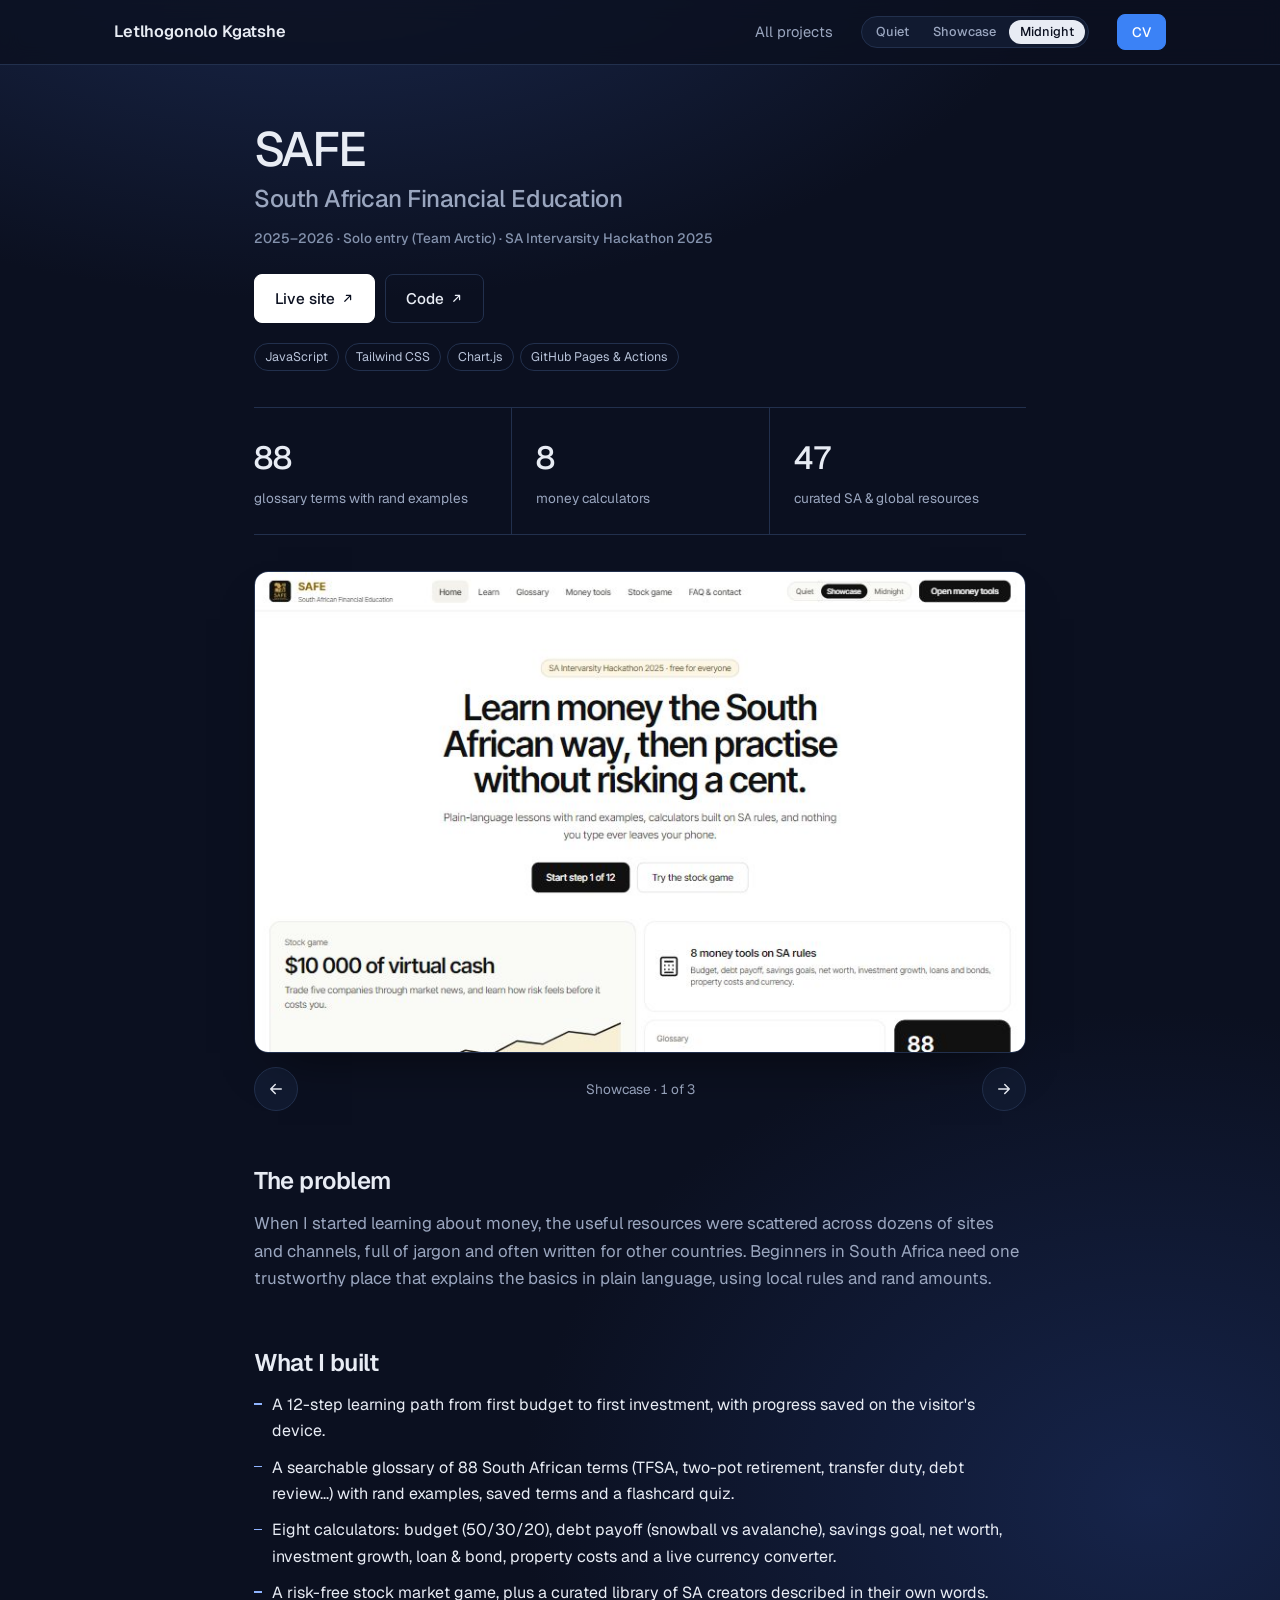
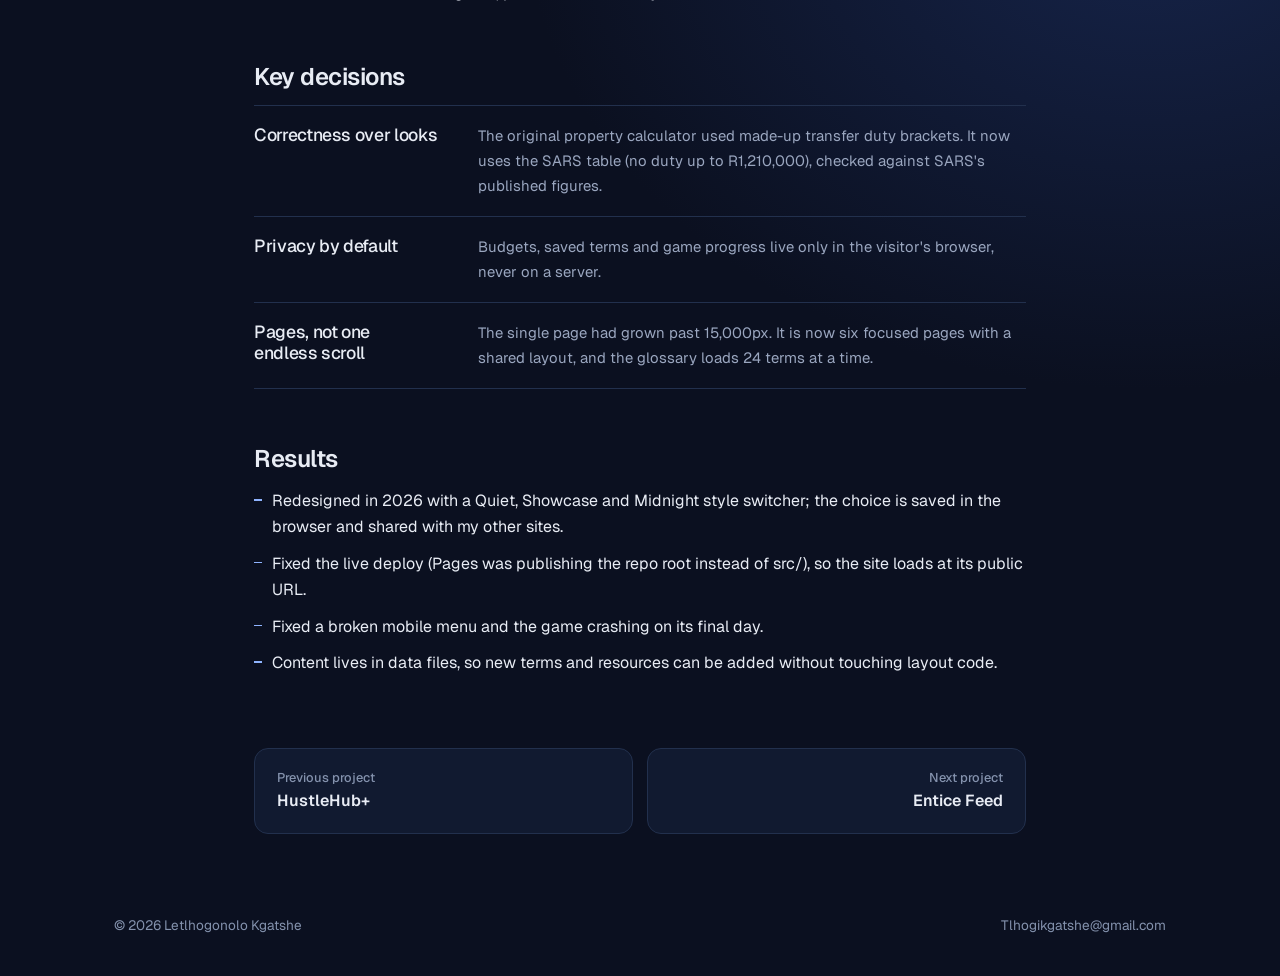
<file: projects/safe.html>
<!DOCTYPE html>
<html lang="en" data-style="midnight">
<head>
  <meta charset="UTF-8">
  <meta name="viewport" content="width=device-width, initial-scale=1.0">
  <title>SAFE: South African Financial Education | Letlhogonolo Kgatshe</title>
  <meta name="description" content="Case study: SAFE, South African Financial Education. When I started learning about money, the useful resources were scattered across dozens of sites and channels, full of jargon and often written for other countries.">
  <link rel="canonical" href="https://letlhogonolo-kgatshe.github.io/projects/safe.html">
  <meta property="og:title" content="SAFE: South African Financial Education">
  <meta property="og:image" content="https://letlhogonolo-kgatshe.github.io/img/projects/safe.jpg">
  <meta name="theme-color" content="#0b1020">
  <script>try{var s=localStorage.getItem('site-style');if(s==='quiet'||s==='showcase'){document.documentElement.setAttribute('data-style',s);}}catch(e){}</script>
  <link rel="icon" href="../favicon.svg" type="image/svg+xml">
  <link rel="preconnect" href="https://fonts.googleapis.com">
  <link rel="preconnect" href="https://fonts.gstatic.com" crossorigin>
  <link href="https://fonts.googleapis.com/css2?family=Geist:wght@400;500;600&family=Geist+Mono:wght@400;500&family=Instrument+Serif:ital@1&display=swap" rel="stylesheet">
  <link rel="stylesheet" href="../styles.css?v=0d69efad">
</head>
<body>
  <a class="skip" href="#main">Skip to content</a>
  <header class="nav">
    <div class="container nav-inner">
      <a href="../index.html" class="logo">Letlhogonolo Kgatshe</a>
      <nav class="nav-links nav-links-case">
        <a href="../index.html#projects">All projects</a>
        <div class="style-row"><span class="style-label">Style</span><div class="style-switch" role="group" aria-label="Site style">
          <button type="button" data-style-set="quiet" aria-pressed="false">Quiet</button>
          <button type="button" data-style-set="showcase" aria-pressed="false">Showcase</button>
          <button type="button" data-style-set="midnight" aria-pressed="true">Midnight</button>
        </div></div>
        <a href="../Letlhogonolo-Kgatshe-CV.pdf" class="btn btn-small" target="_blank" rel="noopener">CV</a>
      </nav>
    </div>
  </header>

  <main id="main" class="container case">
    <h1>SAFE<span class="case-sub">South African Financial Education</span></h1>
    <p class="meta case-meta">2025–2026 · Solo entry (Team Arctic) · SA Intervarsity Hackathon 2025</p>
    <div class="case-links"><a href="https://letlhogonolo-kgatshe.github.io/SAFE/" target="_blank" rel="noopener" class="btn">Live site</a><a href="https://github.com/Letlhogonolo-Kgatshe/SAFE" target="_blank" rel="noopener" class="btn btn-ghost">Code</a></div>
    <ul class="tags case-tags"><li>JavaScript</li><li>Tailwind CSS</li><li>Chart.js</li><li>GitHub Pages &amp; Actions</li></ul>

    <div class="case-metrics"><div class="stat"><span class="stat-value">88</span><span class="stat-label">glossary terms with rand examples</span></div><div class="stat"><span class="stat-value">8</span><span class="stat-label">money calculators</span></div><div class="stat"><span class="stat-value">47</span><span class="stat-label">curated SA &amp; global resources</span></div></div>

    <div class="case-stack shot-stack" data-stack><a class="stack-link" href="https://letlhogonolo-kgatshe.github.io/SAFE/" target="_blank" rel="noopener"><img class="stack-card" data-pos="0" data-label="Showcase" src="../img/projects/safe-showcase.jpg" alt="SAFE home page in the Showcase style" width="800" height="500"><img class="stack-card" data-pos="1" data-label="Quiet" src="../img/projects/safe-quiet.jpg" alt="SAFE home page in the Quiet style" width="800" height="500"><img class="stack-card" data-pos="2" data-label="Midnight" src="../img/projects/safe-midnight.jpg" alt="SAFE home page in the Midnight style" width="800" height="500"></a><div class="stack-bar"><button type="button" class="stack-prev" aria-label="Show SAFE in the previous style"><svg viewBox="0 0 24 24" width="18" height="18" fill="none" stroke="currentColor" stroke-width="2" stroke-linecap="round" stroke-linejoin="round" aria-hidden="true"><path d="M19 12H5M11 18l-6-6 6-6"/></svg></button><span class="stack-label" aria-live="polite">Showcase · 1 of 3</span><button type="button" class="stack-next" aria-label="Show SAFE in the next style"><svg viewBox="0 0 24 24" width="18" height="18" fill="none" stroke="currentColor" stroke-width="2" stroke-linecap="round" stroke-linejoin="round" aria-hidden="true"><path d="M5 12h14M13 6l6 6-6 6"/></svg></button></div></div>

    <section class="case-section"><h2>The problem</h2><p>When I started learning about money, the useful resources were scattered across dozens of sites and channels, full of jargon and often written for other countries. Beginners in South Africa need one trustworthy place that explains the basics in plain language, using local rules and rand amounts.</p></section>
    <section class="case-section"><h2>What I built</h2><ul class="points"><li>A 12-step learning path from first budget to first investment, with progress saved on the visitor's device.</li><li>A searchable glossary of 88 South African terms (TFSA, two-pot retirement, transfer duty, debt review…) with rand examples, saved terms and a flashcard quiz.</li><li>Eight calculators: budget (50/30/20), debt payoff (snowball vs avalanche), savings goal, net worth, investment growth, loan &amp; bond, property costs and a live currency converter.</li><li>A risk-free stock market game, plus a curated library of SA creators described in their own words.</li></ul></section>
    <section class="case-section"><h2>Key decisions</h2><div class="case-decisions"><div class="case-decision"><h3>Correctness over looks</h3><p>The original property calculator used made-up transfer duty brackets. It now uses the SARS table (no duty up to R1,210,000), checked against SARS's published figures.</p></div><div class="case-decision"><h3>Privacy by default</h3><p>Budgets, saved terms and game progress live only in the visitor's browser, never on a server.</p></div><div class="case-decision"><h3>Pages, not one endless scroll</h3><p>The single page had grown past 15,000px. It is now six focused pages with a shared layout, and the glossary loads 24 terms at a time.</p></div></div></section>
    <section class="case-section"><h2>Results</h2><ul class="points"><li>Redesigned in 2026 with a Quiet, Showcase and Midnight style switcher; the choice is saved in the browser and shared with my other sites.</li><li>Fixed the live deploy (Pages was publishing the repo root instead of src/), so the site loads at its public URL.</li><li>Fixed a broken mobile menu and the game crashing on its final day.</li><li>Content lives in data files, so new terms and resources can be added without touching layout code.</li></ul></section>

    <nav class="case-pager" aria-label="More projects">
      <a href="hustlehub-plus.html" class="card"><span class="kicker">Previous project</span><strong>HustleHub+</strong></a>
      <a href="entice-feed.html" class="card case-pager-next"><span class="kicker">Next project</span><strong>Entice Feed</strong></a>
    </nav>
  </main>

  <footer class="container footer">
    <span>© 2026 Letlhogonolo Kgatshe</span>
    <a href="mailto:Tlhogikgatshe@gmail.com">Tlhogikgatshe@gmail.com</a>
  </footer>
  <script src="../style-switch.js?v=fa3f4b58"></script>
  <script src="../shot-stack.js?v=3188a817"></script>
</body>
</html>
</file>
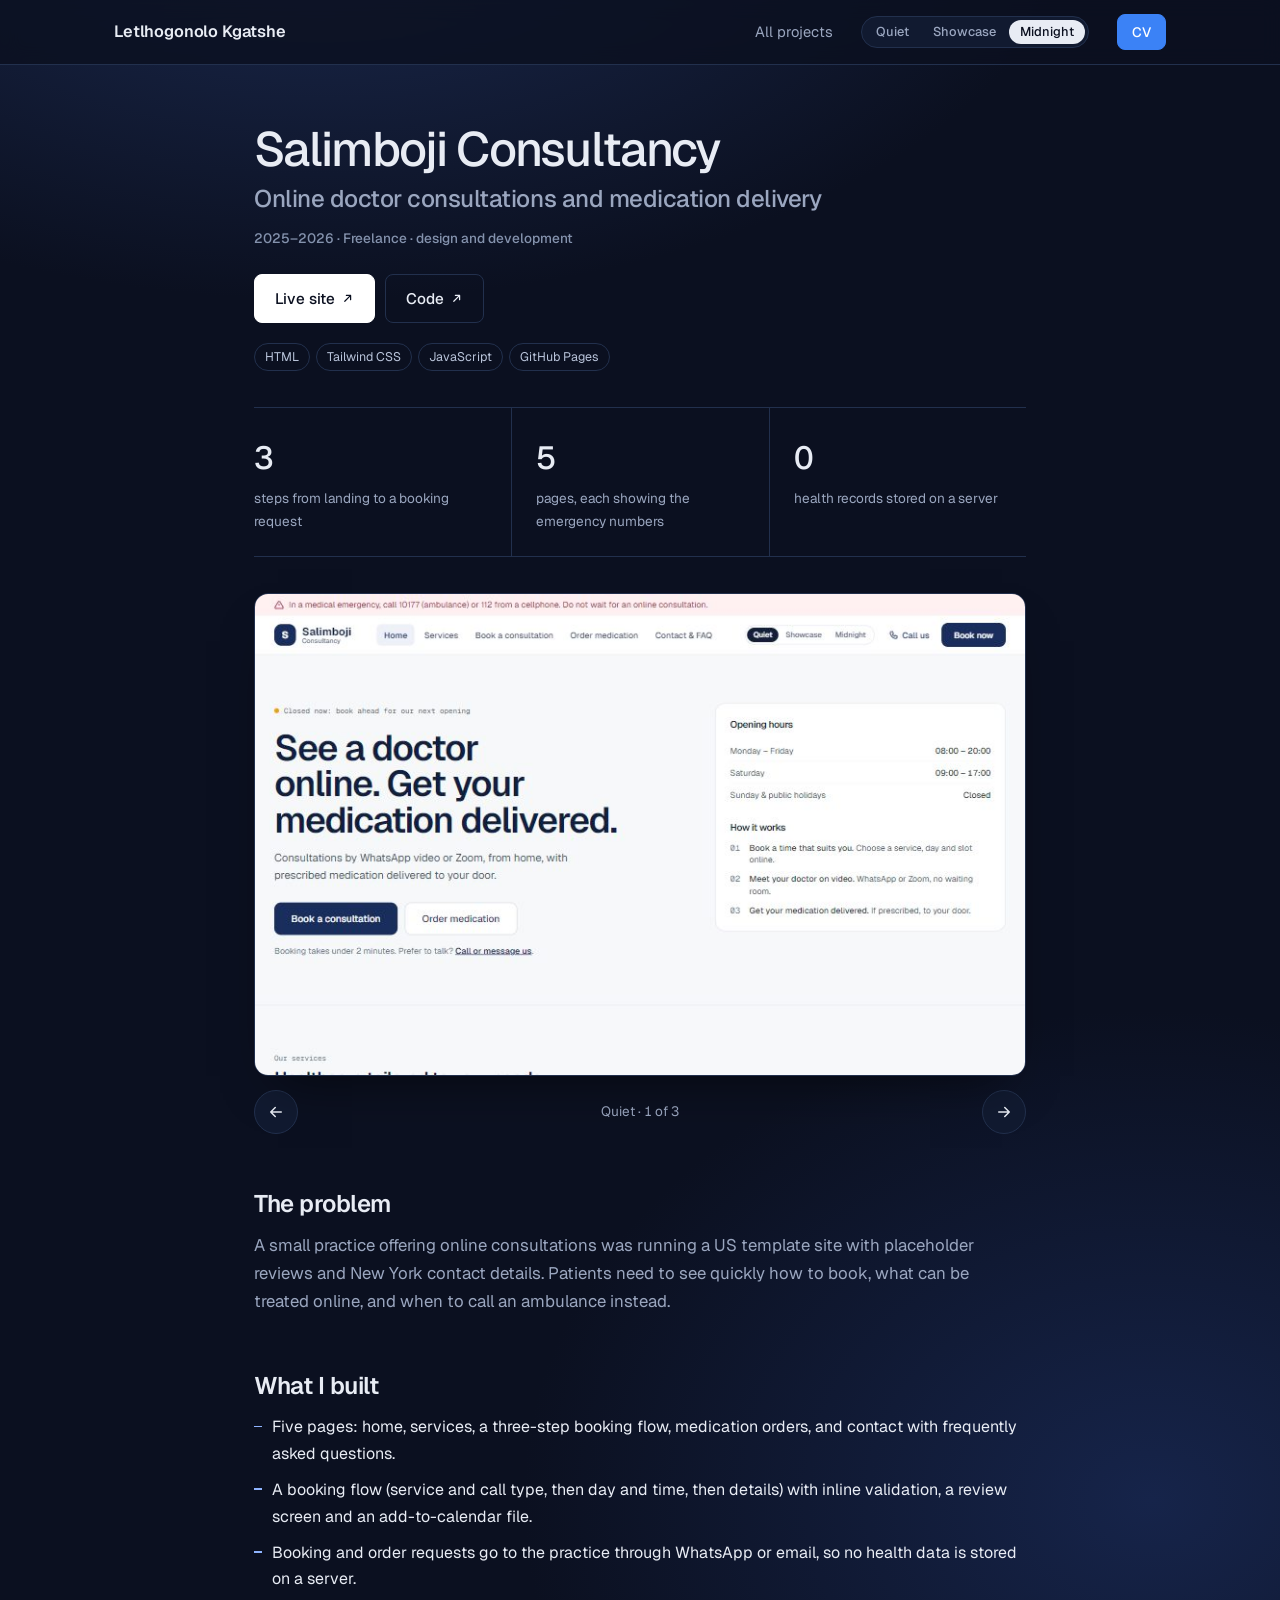
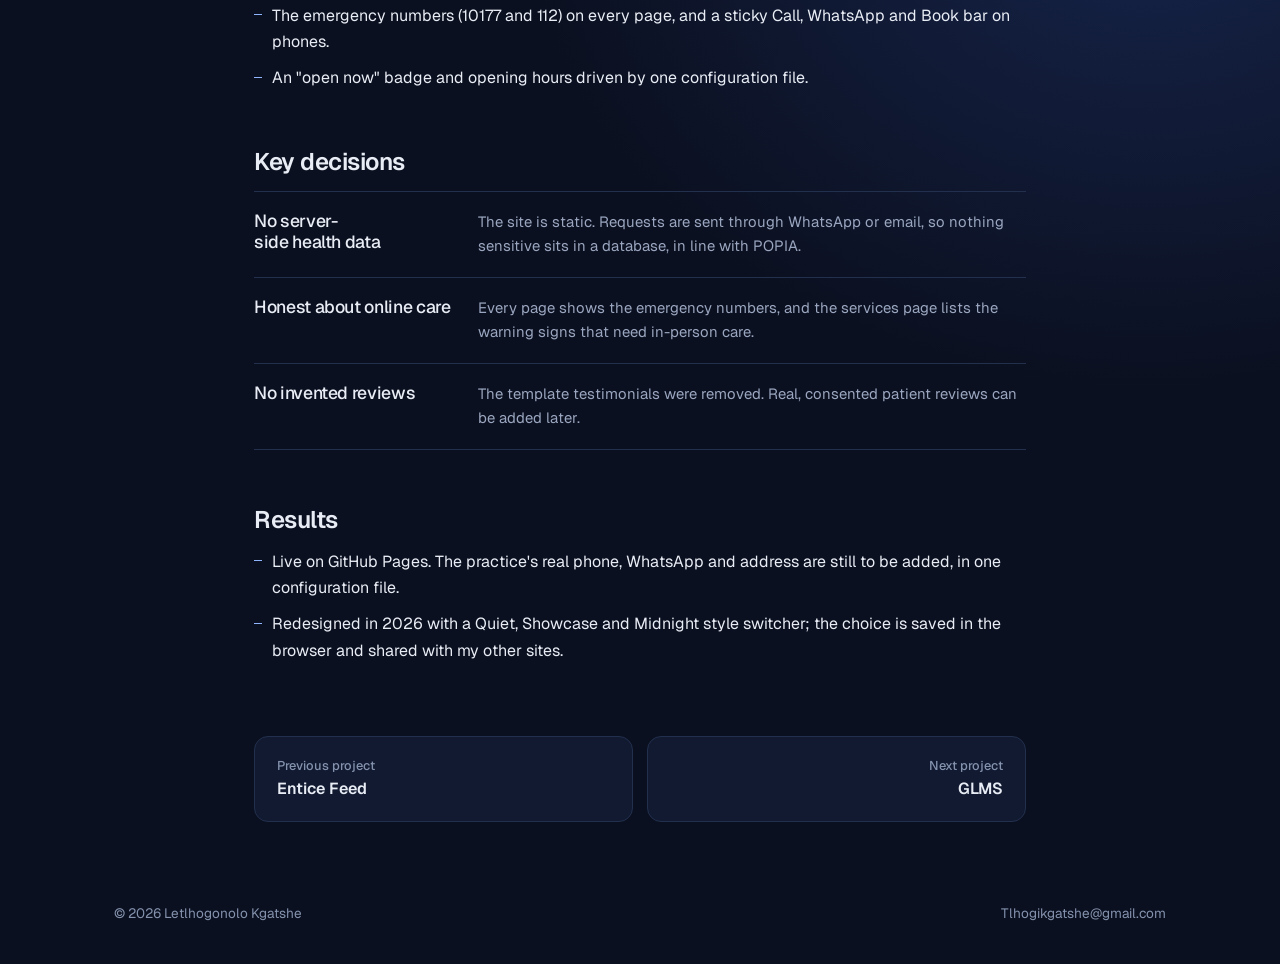
<file: projects/salimboji.html>
<!DOCTYPE html>
<html lang="en" data-style="midnight">
<head>
  <meta charset="UTF-8">
  <meta name="viewport" content="width=device-width, initial-scale=1.0">
  <title>Salimboji Consultancy: Online doctor consultations and medication delivery | Letlhogonolo Kgatshe</title>
  <meta name="description" content="Case study: Salimboji Consultancy, Online doctor consultations and medication delivery. A small practice offering online consultations was running a US template site with placeholder reviews and New York contact details.">
  <link rel="canonical" href="https://letlhogonolo-kgatshe.github.io/projects/salimboji.html">
  <meta property="og:title" content="Salimboji Consultancy: Online doctor consultations and medication delivery">
  <meta property="og:image" content="https://letlhogonolo-kgatshe.github.io/img/projects/salimboji.jpg">
  <meta name="theme-color" content="#0b1020">
  <script>try{var s=localStorage.getItem('site-style');if(s==='quiet'||s==='showcase'){document.documentElement.setAttribute('data-style',s);}}catch(e){}</script>
  <link rel="icon" href="../favicon.svg" type="image/svg+xml">
  <link rel="preconnect" href="https://fonts.googleapis.com">
  <link rel="preconnect" href="https://fonts.gstatic.com" crossorigin>
  <link href="https://fonts.googleapis.com/css2?family=Geist:wght@400;500;600&family=Geist+Mono:wght@400;500&family=Instrument+Serif:ital@1&display=swap" rel="stylesheet">
  <link rel="stylesheet" href="../styles.css?v=0d69efad">
</head>
<body>
  <a class="skip" href="#main">Skip to content</a>
  <header class="nav">
    <div class="container nav-inner">
      <a href="../index.html" class="logo">Letlhogonolo Kgatshe</a>
      <nav class="nav-links nav-links-case">
        <a href="../index.html#projects">All projects</a>
        <div class="style-row"><span class="style-label">Style</span><div class="style-switch" role="group" aria-label="Site style">
          <button type="button" data-style-set="quiet" aria-pressed="false">Quiet</button>
          <button type="button" data-style-set="showcase" aria-pressed="false">Showcase</button>
          <button type="button" data-style-set="midnight" aria-pressed="true">Midnight</button>
        </div></div>
        <a href="../Letlhogonolo-Kgatshe-CV.pdf" class="btn btn-small" target="_blank" rel="noopener">CV</a>
      </nav>
    </div>
  </header>

  <main id="main" class="container case">
    <h1>Salimboji Consultancy<span class="case-sub">Online doctor consultations and medication delivery</span></h1>
    <p class="meta case-meta">2025–2026 · Freelance · design and development</p>
    <div class="case-links"><a href="https://letlhogonolo-kgatshe.github.io/salimboji-consultancy-website/" target="_blank" rel="noopener" class="btn">Live site</a><a href="https://github.com/Letlhogonolo-Kgatshe/salimboji-consultancy-website" target="_blank" rel="noopener" class="btn btn-ghost">Code</a></div>
    <ul class="tags case-tags"><li>HTML</li><li>Tailwind CSS</li><li>JavaScript</li><li>GitHub Pages</li></ul>

    <div class="case-metrics"><div class="stat"><span class="stat-value">3</span><span class="stat-label">steps from landing to a booking request</span></div><div class="stat"><span class="stat-value">5</span><span class="stat-label">pages, each showing the emergency numbers</span></div><div class="stat"><span class="stat-value">0</span><span class="stat-label">health records stored on a server</span></div></div>

    <div class="case-stack shot-stack" data-stack><a class="stack-link" href="https://letlhogonolo-kgatshe.github.io/salimboji-consultancy-website/" target="_blank" rel="noopener"><img class="stack-card" data-pos="0" data-label="Quiet" src="../img/projects/salimboji-quiet.jpg" alt="Salimboji Consultancy home page in the Quiet style" width="800" height="500"><img class="stack-card" data-pos="1" data-label="Showcase" src="../img/projects/salimboji-showcase.jpg" alt="Salimboji Consultancy home page in the Showcase style" width="800" height="500"><img class="stack-card" data-pos="2" data-label="Midnight" src="../img/projects/salimboji-midnight.jpg" alt="Salimboji Consultancy home page in the Midnight style" width="800" height="500"></a><div class="stack-bar"><button type="button" class="stack-prev" aria-label="Show Salimboji Consultancy in the previous style"><svg viewBox="0 0 24 24" width="18" height="18" fill="none" stroke="currentColor" stroke-width="2" stroke-linecap="round" stroke-linejoin="round" aria-hidden="true"><path d="M19 12H5M11 18l-6-6 6-6"/></svg></button><span class="stack-label" aria-live="polite">Quiet · 1 of 3</span><button type="button" class="stack-next" aria-label="Show Salimboji Consultancy in the next style"><svg viewBox="0 0 24 24" width="18" height="18" fill="none" stroke="currentColor" stroke-width="2" stroke-linecap="round" stroke-linejoin="round" aria-hidden="true"><path d="M5 12h14M13 6l6 6-6 6"/></svg></button></div></div>

    <section class="case-section"><h2>The problem</h2><p>A small practice offering online consultations was running a US template site with placeholder reviews and New York contact details. Patients need to see quickly how to book, what can be treated online, and when to call an ambulance instead.</p></section>
    <section class="case-section"><h2>What I built</h2><ul class="points"><li>Five pages: home, services, a three-step booking flow, medication orders, and contact with frequently asked questions.</li><li>A booking flow (service and call type, then day and time, then details) with inline validation, a review screen and an add-to-calendar file.</li><li>Booking and order requests go to the practice through WhatsApp or email, so no health data is stored on a server.</li><li>The emergency numbers (10177 and 112) on every page, and a sticky Call, WhatsApp and Book bar on phones.</li><li>An &quot;open now&quot; badge and opening hours driven by one configuration file.</li></ul></section>
    <section class="case-section"><h2>Key decisions</h2><div class="case-decisions"><div class="case-decision"><h3>No server-side health data</h3><p>The site is static. Requests are sent through WhatsApp or email, so nothing sensitive sits in a database, in line with POPIA.</p></div><div class="case-decision"><h3>Honest about online care</h3><p>Every page shows the emergency numbers, and the services page lists the warning signs that need in-person care.</p></div><div class="case-decision"><h3>No invented reviews</h3><p>The template testimonials were removed. Real, consented patient reviews can be added later.</p></div></div></section>
    <section class="case-section"><h2>Results</h2><ul class="points"><li>Live on GitHub Pages. The practice's real phone, WhatsApp and address are still to be added, in one configuration file.</li><li>Redesigned in 2026 with a Quiet, Showcase and Midnight style switcher; the choice is saved in the browser and shared with my other sites.</li></ul></section>

    <nav class="case-pager" aria-label="More projects">
      <a href="entice-feed.html" class="card"><span class="kicker">Previous project</span><strong>Entice Feed</strong></a>
      <a href="glms.html" class="card case-pager-next"><span class="kicker">Next project</span><strong>GLMS</strong></a>
    </nav>
  </main>

  <footer class="container footer">
    <span>© 2026 Letlhogonolo Kgatshe</span>
    <a href="mailto:Tlhogikgatshe@gmail.com">Tlhogikgatshe@gmail.com</a>
  </footer>
  <script src="../style-switch.js?v=fa3f4b58"></script>
  <script src="../shot-stack.js?v=3188a817"></script>
</body>
</html>
</file>
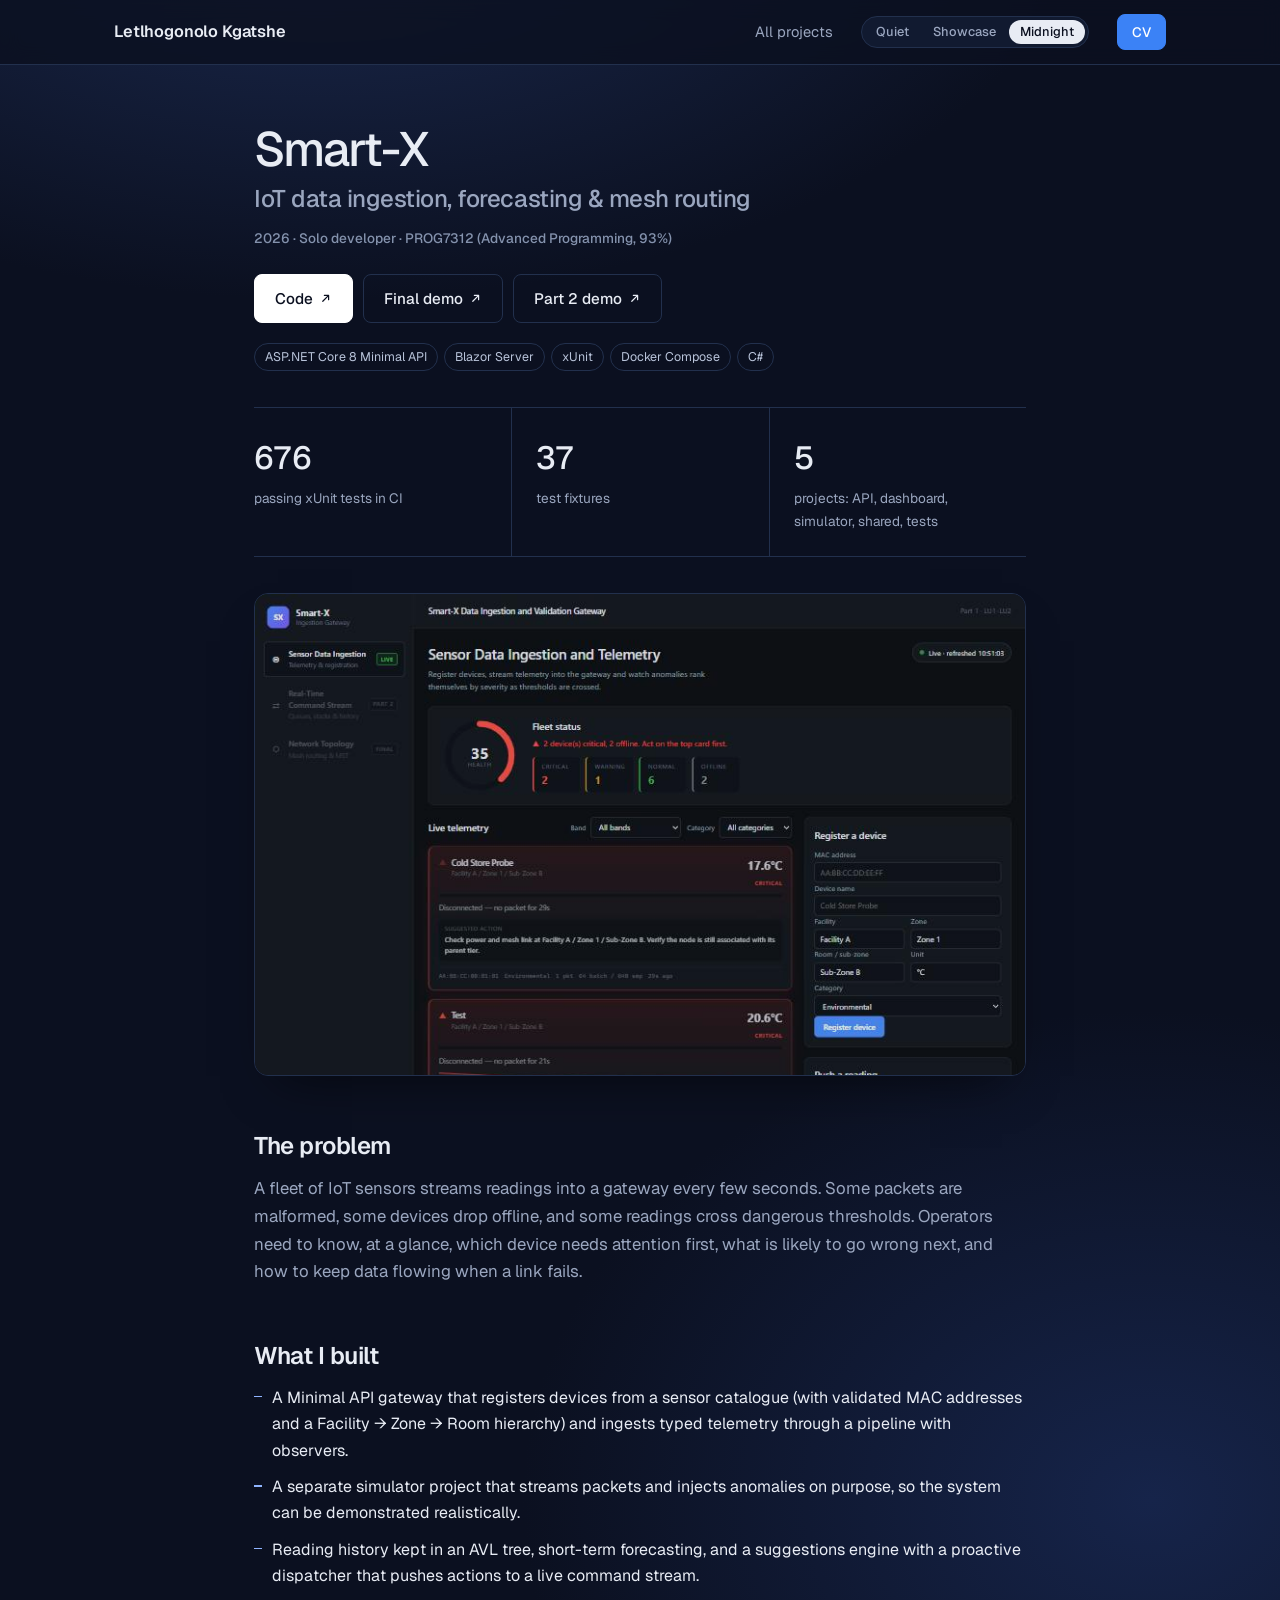
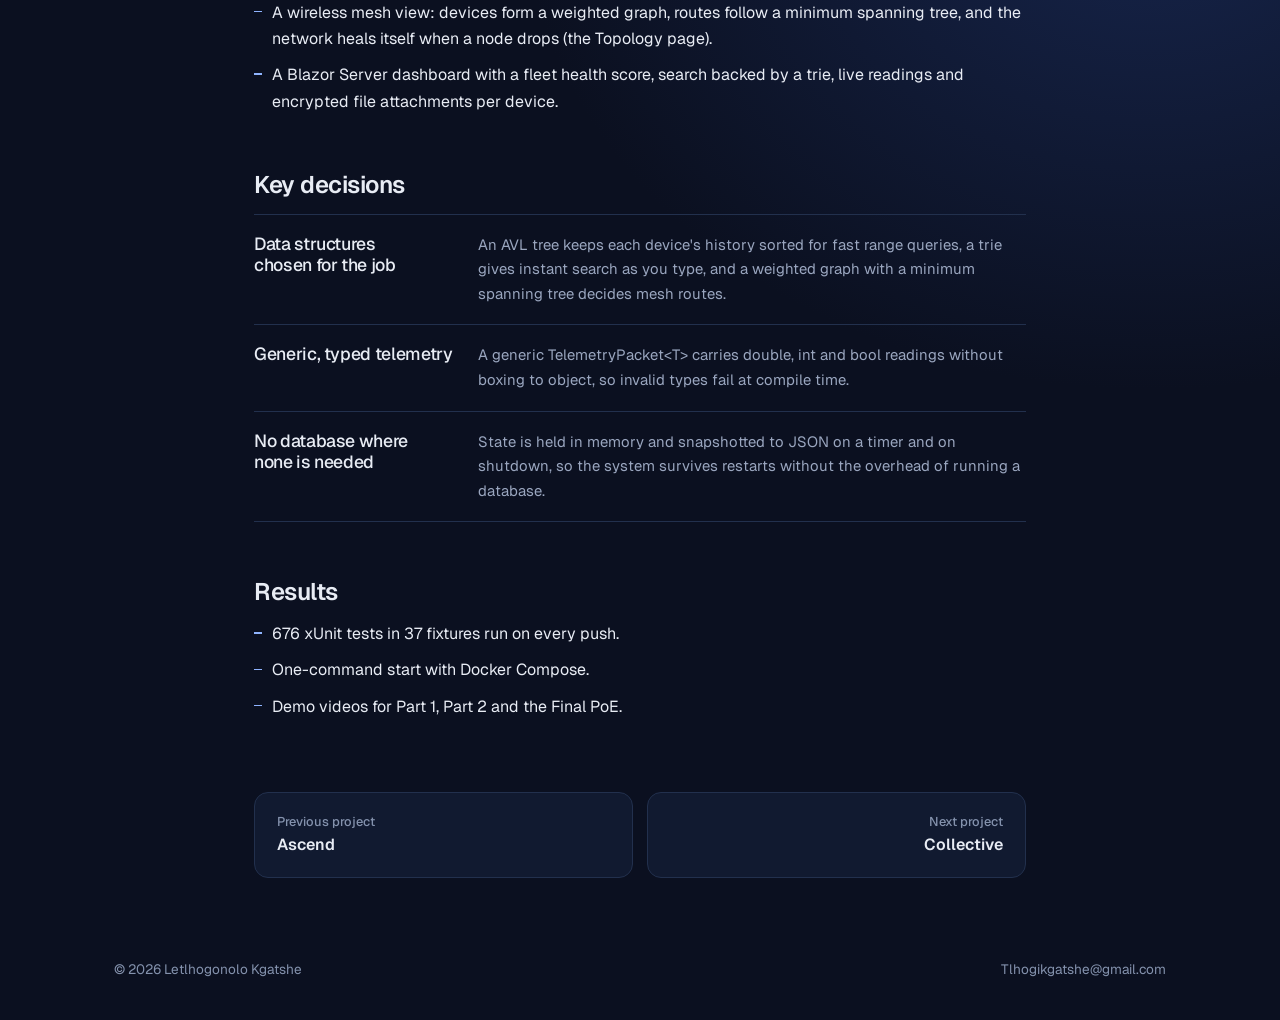
<file: projects/smartx.html>
<!DOCTYPE html>
<html lang="en" data-style="midnight">
<head>
  <meta charset="UTF-8">
  <meta name="viewport" content="width=device-width, initial-scale=1.0">
  <title>Smart-X: IoT data ingestion, forecasting &amp; mesh routing | Letlhogonolo Kgatshe</title>
  <meta name="description" content="Case study: Smart-X, IoT data ingestion, forecasting &amp; mesh routing. A fleet of IoT sensors streams readings into a gateway every few seconds.">
  <link rel="canonical" href="https://letlhogonolo-kgatshe.github.io/projects/smartx.html">
  <meta property="og:title" content="Smart-X: IoT data ingestion, forecasting &amp; mesh routing">
  <meta property="og:image" content="https://letlhogonolo-kgatshe.github.io/img/projects/smartx.jpg">
  <meta name="theme-color" content="#0b1020">
  <script>try{var s=localStorage.getItem('site-style');if(s==='quiet'||s==='showcase'){document.documentElement.setAttribute('data-style',s);}}catch(e){}</script>
  <link rel="icon" href="../favicon.svg" type="image/svg+xml">
  <link rel="preconnect" href="https://fonts.googleapis.com">
  <link rel="preconnect" href="https://fonts.gstatic.com" crossorigin>
  <link href="https://fonts.googleapis.com/css2?family=Geist:wght@400;500;600&family=Geist+Mono:wght@400;500&family=Instrument+Serif:ital@1&display=swap" rel="stylesheet">
  <link rel="stylesheet" href="../styles.css?v=0d69efad">
</head>
<body>
  <a class="skip" href="#main">Skip to content</a>
  <header class="nav">
    <div class="container nav-inner">
      <a href="../index.html" class="logo">Letlhogonolo Kgatshe</a>
      <nav class="nav-links nav-links-case">
        <a href="../index.html#projects">All projects</a>
        <div class="style-row"><span class="style-label">Style</span><div class="style-switch" role="group" aria-label="Site style">
          <button type="button" data-style-set="quiet" aria-pressed="false">Quiet</button>
          <button type="button" data-style-set="showcase" aria-pressed="false">Showcase</button>
          <button type="button" data-style-set="midnight" aria-pressed="true">Midnight</button>
        </div></div>
        <a href="../Letlhogonolo-Kgatshe-CV.pdf" class="btn btn-small" target="_blank" rel="noopener">CV</a>
      </nav>
    </div>
  </header>

  <main id="main" class="container case">
    <h1>Smart-X<span class="case-sub">IoT data ingestion, forecasting &amp; mesh routing</span></h1>
    <p class="meta case-meta">2026 · Solo developer · PROG7312 (Advanced Programming, 93%)</p>
    <div class="case-links"><a href="https://github.com/Letlhogonolo-Kgatshe/smartx-iot-gateway" target="_blank" rel="noopener" class="btn">Code</a><a href="https://youtu.be/s4NIdMSn380" target="_blank" rel="noopener" class="btn btn-ghost">Final demo</a><a href="https://youtu.be/OjAtpvBV-6c" target="_blank" rel="noopener" class="btn btn-ghost">Part 2 demo</a></div>
    <ul class="tags case-tags"><li>ASP.NET Core 8 Minimal API</li><li>Blazor Server</li><li>xUnit</li><li>Docker Compose</li><li>C#</li></ul>

    <div class="case-metrics"><div class="stat"><span class="stat-value">676</span><span class="stat-label">passing xUnit tests in CI</span></div><div class="stat"><span class="stat-value">37</span><span class="stat-label">test fixtures</span></div><div class="stat"><span class="stat-value">5</span><span class="stat-label">projects: API, dashboard, simulator, shared, tests</span></div></div>

    <figure class="case-figure"><img src="../img/projects/smartx.jpg" alt="Smart-X live telemetry dashboard with fleet health score and critical devices" width="800" height="500"></figure>

    <section class="case-section"><h2>The problem</h2><p>A fleet of IoT sensors streams readings into a gateway every few seconds. Some packets are malformed, some devices drop offline, and some readings cross dangerous thresholds. Operators need to know, at a glance, which device needs attention first, what is likely to go wrong next, and how to keep data flowing when a link fails.</p></section>
    <section class="case-section"><h2>What I built</h2><ul class="points"><li>A Minimal API gateway that registers devices from a sensor catalogue (with validated MAC addresses and a Facility → Zone → Room hierarchy) and ingests typed telemetry through a pipeline with observers.</li><li>A separate simulator project that streams packets and injects anomalies on purpose, so the system can be demonstrated realistically.</li><li>Reading history kept in an AVL tree, short-term forecasting, and a suggestions engine with a proactive dispatcher that pushes actions to a live command stream.</li><li>A wireless mesh view: devices form a weighted graph, routes follow a minimum spanning tree, and the network heals itself when a node drops (the Topology page).</li><li>A Blazor Server dashboard with a fleet health score, search backed by a trie, live readings and encrypted file attachments per device.</li></ul></section>
    <section class="case-section"><h2>Key decisions</h2><div class="case-decisions"><div class="case-decision"><h3>Data structures chosen for the job</h3><p>An AVL tree keeps each device's history sorted for fast range queries, a trie gives instant search as you type, and a weighted graph with a minimum spanning tree decides mesh routes.</p></div><div class="case-decision"><h3>Generic, typed telemetry</h3><p>A generic TelemetryPacket&lt;T&gt; carries double, int and bool readings without boxing to object, so invalid types fail at compile time.</p></div><div class="case-decision"><h3>No database where none is needed</h3><p>State is held in memory and snapshotted to JSON on a timer and on shutdown, so the system survives restarts without the overhead of running a database.</p></div></div></section>
    <section class="case-section"><h2>Results</h2><ul class="points"><li>676 xUnit tests in 37 fixtures run on every push.</li><li>One-command start with Docker Compose.</li><li>Demo videos for Part 1, Part 2 and the Final PoE.</li></ul></section>

    <nav class="case-pager" aria-label="More projects">
      <a href="ascend.html" class="card"><span class="kicker">Previous project</span><strong>Ascend</strong></a>
      <a href="collective.html" class="card case-pager-next"><span class="kicker">Next project</span><strong>Collective</strong></a>
    </nav>
  </main>

  <footer class="container footer">
    <span>© 2026 Letlhogonolo Kgatshe</span>
    <a href="mailto:Tlhogikgatshe@gmail.com">Tlhogikgatshe@gmail.com</a>
  </footer>
  <script src="../style-switch.js?v=fa3f4b58"></script>
  <script src="../shot-stack.js?v=3188a817"></script>
</body>
</html>
</file>
<file: styles.css>
:root {
  --bg: #0b1020;
  --surface: #111a30;
  --text: #e8ecf4;
  --muted: #9aa6bf;
  --faint: #8492ad;
  --border: #22304d;
  --tag: #16213d;
  --accent: #8fb4ff;
  --accent-hover: #b9d0ff;
  --bar: #8fb4ff;
  --bar-dim: #3a4a6b;
  --radius: 14px;
  --display: "Geist", system-ui, sans-serif;
  --serif: "Instrument Serif", Georgia, serif;
  --mono: "Geist Mono", ui-monospace, monospace;
  --ease-out: cubic-bezier(0.23, 1, 0.32, 1);
  --font-body: "Geist", system-ui, sans-serif;
  --serif-family: var(--serif);
  --serif-style: italic;
  --serif-weight: 400;
  --serif-color: var(--accent);
  --glow: radial-gradient(1100px 600px at 25% -120px, #1c2b52 0%, transparent 70%) no-repeat, radial-gradient(900px 700px at 90% 1500px, #16244a 0%, transparent 70%) no-repeat;
  --btn-bg: #ffffff;
  --btn-fg: #0b1020;
  --btn-hover: #dfe7f7;
  --ghost-hover-bg: var(--surface);
  --hover-border: #3a4a6b;
  --tag-text: #b8c3d9;
  --shadow-media: 0 24px 48px -24px rgba(0,0,0,.6);
  --contact-bg: radial-gradient(700px 300px at 0% 0%, #1c2b52 0%, transparent 70%), var(--surface);
  --arrow: url("data:image/svg+xml,%3Csvg xmlns='http://www.w3.org/2000/svg' viewBox='0 0 16 16'%3E%3Cpath d='M2 8h11M9 4l4 4-4 4' fill='none' stroke='black' stroke-width='1.6' stroke-linecap='round' stroke-linejoin='round'/%3E%3C/svg%3E");
  color-scheme: dark;
}

/* Quiet: editorial and restrained */
html[data-style="quiet"] {
  --bg: #f6f6f4;
  --surface: #ffffff;
  --text: #16181b;
  --muted: #5d6168;
  --faint: #666b73;
  --border: #e3e3df;
  --tag: #ebebe7;
  --accent: #0f766e;
  --accent-hover: #0b5c56;
  --bar: #0f766e;
  --bar-dim: #b4b8bd;
  --serif-family: inherit;
  --serif-style: normal;
  --serif-weight: inherit;
  --glow: none;
  --btn-bg: #16181b;
  --btn-fg: #ffffff;
  --btn-hover: #2c2f34;
  --ghost-hover-bg: #ffffff;
  --hover-border: #b9bab4;
  --tag-text: var(--muted);
  --shadow-media: 0 1px 2px rgba(0,0,0,.04), 0 12px 32px -12px rgba(0,0,0,.18);
  --contact-bg: var(--surface);
  color-scheme: light;
}

/* Showcase: centred story and a grid of the work */
html[data-style="showcase"] {
  --bg: #ffffff;
  --surface: #f7f8f9;
  --text: #0b0d10;
  --muted: #5b6170;
  --faint: #646a76;
  --border: #e9ecef;
  --tag: #f1f3f5;
  --accent: #0f766e;
  --accent-hover: #0b5c56;
  --bar: #0f766e;
  --bar-dim: #c3c7cd;
  --radius: 16px;
  --display: "Inter Tight", system-ui, sans-serif;
  --font-body: "Inter Tight", system-ui, sans-serif;
  --serif-family: inherit;
  --serif-style: normal;
  --serif-weight: inherit;
  --glow: none;
  --btn-bg: #0b0d10;
  --btn-fg: #ffffff;
  --btn-hover: #262a31;
  --ghost-hover-bg: var(--surface);
  --hover-border: #c9ced5;
  --tag-text: var(--muted);
  --shadow-media: 0 1px 2px rgba(0,0,0,.04), 0 16px 40px -20px rgba(0,0,0,.22);
  --contact-bg: var(--surface);
  color-scheme: light;
}

* { box-sizing: border-box; margin: 0; padding: 0; }

html { scroll-behavior: smooth; scroll-padding-top: 76px; }

html { -webkit-tap-highlight-color: transparent; }
body {
  font-family: var(--font-body);
  background: var(--glow), var(--bg);
  color: var(--text);
  line-height: 1.65;
  font-size: 16px;
  -webkit-font-smoothing: antialiased;
}

a { color: inherit; text-decoration: none; text-underline-offset: 3px; }
::selection { background: color-mix(in srgb, var(--accent) 28%, transparent); color: var(--text); }
html { accent-color: var(--accent); scrollbar-color: color-mix(in srgb, var(--text) 25%, transparent) transparent; }
.stat-value, .year-avg, .bar-value, .when, .cert-meta { font-variant-numeric: tabular-nums; }
img { max-width: 100%; display: block; }
strong { font-weight: 600; }

h1, h2, h3 { font-family: var(--display); letter-spacing: -0.02em; line-height: 1.2; font-weight: 500; text-wrap: balance; }
.serif { font-family: var(--serif-family); font-style: var(--serif-style); font-weight: var(--serif-weight); color: var(--serif-color); }
html[data-style="midnight"] .serif, html:not([data-style]) .serif { letter-spacing: -0.01em; }

:focus-visible { outline: 2px solid var(--accent); outline-offset: 3px; border-radius: 4px; }

.skip {
  position: absolute; left: -9999px; top: 8px;
  background: var(--text); color: var(--bg); padding: 8px 14px; border-radius: 6px; z-index: 100;
}
.skip:focus { left: 16px; }

.container { width: 100%; max-width: 1100px; margin: 0 auto; padding: 0 24px; }

/* Nav */
.nav {
  position: sticky; top: 0; z-index: 10;
  background: color-mix(in srgb, var(--bg) 82%, transparent);
  backdrop-filter: blur(10px);
  border-bottom: 1px solid var(--border);
}
.nav-inner { display: flex; align-items: center; justify-content: space-between; height: 64px; }
.logo { font-family: var(--display); font-weight: 600; font-size: 1.02rem; letter-spacing: -0.01em; }
.nav-links { display: flex; align-items: center; gap: 28px; font-size: 0.92rem; }
.nav-links a:not(.btn) { color: var(--muted); transition: color .2s; }
.nav-links a:not(.btn):hover { color: var(--text); }
.nav-toggle { display: none; background: none; border: 0; cursor: pointer; width: 44px; height: 44px; position: relative; margin-right: -8px; }
.nav-toggle span { position: absolute; left: 12px; right: 12px; height: 2px; background: var(--text); transition: transform .25s; }
.nav-toggle span:first-child { top: 18px; }
.nav-toggle span:last-child { top: 25px; }
.nav-toggle[aria-expanded="true"] span:first-child { transform: translateY(3.5px) rotate(45deg); }
.nav-toggle[aria-expanded="true"] span:last-child { transform: translateY(-3.5px) rotate(-45deg); }

/* Buttons */
.btn {
  display: inline-flex; align-items: center; justify-content: center;
  padding: 11px 20px; border-radius: 8px;
  background: var(--btn-bg); color: var(--btn-fg);
  font-weight: 500; font-size: 0.95rem;
  border: 1px solid var(--btn-bg); cursor: pointer; font-family: inherit;
  touch-action: manipulation;
  transition: transform 160ms var(--ease-out), background-color .2s, border-color .2s;
}
.btn:active { transform: scale(0.97); }
.btn-ghost { background: transparent; color: var(--text); border-color: var(--border); }
@media (hover: hover) and (pointer: fine) {
  .btn:hover { background: var(--btn-hover); border-color: var(--btn-hover); }
  .btn-ghost:hover { background: var(--ghost-hover-bg); border-color: var(--hover-border); }
}
.btn-small { padding: 6px 14px; font-size: 0.85rem; }

/* Hero */
.hero {
  display: grid; grid-template-columns: 1fr 300px; gap: 72px; align-items: center;
  padding-top: 88px; padding-bottom: 56px;
}
.hero-id { display: none; }
.hero-avatar { display: none; width: 52px; height: 52px; border-radius: 50%; object-fit: cover; }
.dot { width: 8px; height: 8px; border-radius: 50%; background: #22c55e; box-shadow: 0 0 0 4px color-mix(in srgb, #22c55e 20%, transparent); }
.hero h1 { font-size: clamp(2.3rem, 5.4vw, 4rem); font-weight: 500; letter-spacing: -0.035em; line-height: 1.04; max-width: 18ch; }
.lead { margin-top: 22px; max-width: 58ch; font-size: 1.08rem; color: var(--muted); }
.lead strong { color: var(--text); }
.hero-actions { display: flex; gap: 12px; margin-top: 30px; flex-wrap: wrap; }
.socials { display: flex; gap: 22px; margin-top: 30px; flex-wrap: wrap; }
.socials a { display: inline-flex; align-items: center; gap: 8px; color: var(--muted); font-size: 0.9rem; transition: color .2s; }
.socials a:hover { color: var(--text); }
.socials svg { width: 17px; height: 17px; fill: currentColor; flex: none; }
.socials svg[fill="none"] { fill: none; }
.hero-photo img {
  width: 100%; height: auto; aspect-ratio: 4 / 5; object-fit: cover; object-position: 50% 30%;
  border-radius: 18px; border: 1px solid var(--border);
}

/* Stats */
.stats {
  display: grid; grid-template-columns: repeat(4, 1fr);
  border-top: 1px solid var(--border); border-bottom: 1px solid var(--border);
}
.stat { padding: 24px 20px 24px 0; display: flex; flex-direction: column; gap: 2px; }
.stat + .stat { padding-left: 24px; border-left: 1px solid var(--border); }
.stat-value { font-family: var(--display); font-size: 2rem; font-weight: 500; letter-spacing: -0.03em; }
.stat-label { font-size: 0.85rem; color: var(--muted); }

/* Sections */
.section { padding-top: 104px; }
.section-head { margin-bottom: 36px; max-width: 64ch; }
.section-head h2 { font-size: clamp(1.6rem, 3vw, 2rem); font-weight: 600; }
.section-head p { color: var(--muted); margin-top: 8px; }
h3 { font-size: 1.1rem; font-weight: 500; }
.kicker { font-size: 0.8rem; color: var(--faint); font-weight: 500; margin-bottom: 6px; }
.meta { font-size: 0.85rem; color: var(--faint); font-weight: 500; margin-top: -6px; }
.status { display: inline-flex; align-items: center; gap: 8px; font-size: 0.85rem; color: var(--muted); margin-top: 22px; }
.subhead { margin: 56px 0 18px; font-size: 1rem; color: var(--muted); font-family: var(--font-body); font-weight: 500; }

.tags { display: flex; flex-wrap: wrap; gap: 6px; list-style: none; }
.tags li {
  font-size: 0.78rem; padding: 3px 10px; border-radius: 999px;
  border: 1px solid var(--border); color: var(--tag-text);
}

.links { display: flex; gap: 18px; flex-wrap: wrap; margin-top: auto; padding-top: 14px; }
.links a { color: var(--accent); font-weight: 500; font-size: 0.92rem; display: inline-flex; align-items: center; gap: 5px; padding-block: 4px; }
.links a::after, .case-links .btn::after {
  content: ""; width: 0.8em; height: 0.8em; flex: none; background: currentColor;
  -webkit-mask: var(--arrow) center / contain no-repeat; mask: var(--arrow) center / contain no-repeat;
  transition: transform .2s;
}
.links a[target="_blank"]::after, .case-links .btn[target="_blank"]::after { transform: rotate(-45deg); }
@media (hover: hover) and (pointer: fine) {
  .links a:hover::after { transform: translateX(2px); }
  .links a[target="_blank"]:hover::after { transform: rotate(-45deg) translateX(2px); }
  .links a:hover { color: var(--accent-hover); text-decoration: underline; text-underline-offset: 3px; }
}

/* Featured projects */
.feature {
  display: grid; grid-template-columns: 1.15fr 1fr; gap: 48px; align-items: start;
  padding: 32px 0;
}
.feature + .feature { border-top: 1px solid var(--border); }
.feature.reverse .feature-media { order: 2; }
.feature-media {
  display: block; border-radius: var(--radius); overflow: hidden; background: var(--surface);
  border: 1px solid var(--border);
  box-shadow: var(--shadow-media);
  transition: transform 250ms var(--ease-out);
}
@media (hover: hover) and (pointer: fine) { .feature-media:hover { transform: translateY(-3px); } }
.feature-media img { width: 100%; height: auto; aspect-ratio: 16 / 10; object-fit: cover; object-position: top left; }
.feature-body { display: flex; flex-direction: column; gap: 12px; }
.feature-body h3 { font-size: 1.45rem; font-weight: 500; }
.feature-body > p:not(.kicker):not(.meta) { color: var(--muted); }
.points { list-style: none; display: flex; flex-direction: column; gap: 6px; font-size: 0.93rem; }
.points li { padding-left: 18px; position: relative; }
.points li::before { content: ""; position: absolute; left: 0; top: .7em; width: 8px; height: 1.5px; background: var(--accent); }

/* Card grid */
.project-grid { display: grid; grid-template-columns: repeat(2, 1fr); gap: 18px; margin-top: 24px; }
.card {
  background: var(--surface); border: 1px solid var(--border); border-radius: var(--radius);
  overflow: hidden; display: flex; flex-direction: column;
  transition: border-color .2s, transform 200ms var(--ease-out);
}
@media (hover: hover) and (pointer: fine) { .card:hover { border-color: var(--hover-border); transform: translateY(-2px); } }
.card-img { width: 100%; height: auto; aspect-ratio: 16 / 9; object-fit: cover; object-position: top left; border-bottom: 1px solid var(--border); }
.card-img-logo { display: grid; place-items: center; background: var(--tag); }
.card-img-logo img { width: 88px; height: 88px; border-radius: 20px; }
.card-body { padding: 22px 24px 24px; display: flex; flex-direction: column; gap: 10px; flex: 1; }
.card-body > p:not(.kicker):not(.meta) { color: var(--muted); font-size: 0.93rem; }

/* Skills */
.skills { border-top: 1px solid var(--border); }
.skill-group {
  display: grid; grid-template-columns: 220px 1fr; gap: 6px 24px; align-items: baseline;
  padding: 20px 0; border-bottom: 1px solid var(--border);
}
.skill-group > :not(h3) { grid-column: 2; }
.skill-group.primary { padding: 28px 0; }
.skill-group.primary h3 { font-size: 1.25rem; color: var(--accent); }
.skill-group.primary p { color: var(--muted); font-size: 0.95rem; }
.skill-group.primary .tags li { background: var(--surface); border: 1px solid var(--border); color: var(--text); font-size: 0.85rem; padding: 4px 12px; }

/* Timeline */
.timeline { list-style: none; border-top: 1px solid var(--border); }
.timeline li { display: grid; grid-template-columns: 180px 1fr; gap: 24px; padding: 24px 0; border-bottom: 1px solid var(--border); }
.when { font-family: var(--mono); font-size: 0.8rem; color: var(--faint); padding-top: 3px; }
.org { color: var(--muted); font-weight: 400; }
.timeline p { color: var(--muted); font-size: 0.95rem; margin-top: 4px; }
.timeline p strong { color: var(--text); }

.certs { margin-top: 40px; }
.certs h3 { font-size: 1rem; }
.certs ul { list-style: none; margin-top: 12px; }
.certs li { display: flex; justify-content: space-between; gap: 16px; padding: 10px 0; border-bottom: 1px solid var(--border); font-size: 0.93rem; }
.cert-meta { color: var(--faint); font-size: 0.85rem; white-space: nowrap; }

/* Academics */
.academic { display: flex; flex-direction: column; align-items: flex-start; gap: 20px; }
.year-avgs { display: grid; grid-template-columns: repeat(3, 1fr); gap: 16px; width: 100%; }
.year {
  border: 1px solid var(--border); border-radius: var(--radius); padding: 20px; background: var(--surface);
}
.year-top { display: flex; justify-content: space-between; align-items: baseline; }
.year-label { font-size: 0.85rem; color: var(--muted); }
.year-avg { font-family: var(--display); font-size: 1.7rem; font-weight: 500; letter-spacing: -0.03em; }
.year-meta { font-size: 0.8rem; color: var(--faint); margin-top: 2px; }
.year-bar { height: 6px; background: var(--tag); border-radius: 3px; margin-top: 14px; overflow: hidden; }
.year-bar span { display: block; height: 100%; background: var(--bar); border-radius: 3px; }

.chart {
  width: 100%; background: var(--surface); border: 1px solid var(--border); border-radius: var(--radius);
  padding: 24px;
}
.chart-note { font-size: 0.85rem; color: var(--muted); margin-bottom: 16px; }
#marks-rows { display: flex; flex-direction: column; gap: 8px; }
.bar-row { display: grid; grid-template-columns: 250px 1fr 44px; gap: 14px; align-items: center; font-size: 0.85rem; }
.bar-label { color: var(--muted); white-space: nowrap; overflow: hidden; text-overflow: ellipsis; }
.bar-label small { font-size: 0.75rem; color: var(--faint); margin-left: 6px; }
.bar-track { position: relative; height: 12px; background: var(--tag); border-radius: 3px; }
.bar-track::after { content: ""; position: absolute; top: -3px; bottom: -3px; left: 75%; border-left: 1px dashed var(--faint); }
.bar-fill { height: 100%; background: var(--bar); border-radius: 3px; }
.bar-fill.pass { background: var(--bar-dim); }
.bar-value { font-family: var(--mono); font-size: 0.8rem; text-align: right; }

/* About */
.about-grid { display: grid; grid-template-columns: 1.5fr 1fr; gap: 56px; }
.about-text p { color: var(--muted); }
.about-text p + p { margin-top: 16px; }
.facts { display: flex; flex-direction: column; border-top: 1px solid var(--border); align-self: start; }
.facts > div { padding: 14px 0; border-bottom: 1px solid var(--border); }
.facts dt { font-size: 0.8rem; color: var(--faint); }
.facts dd { font-size: 0.95rem; margin-top: 2px; }

/* Contact */
.contact {
  padding: 56px 40px; border-radius: 20px;
  background: var(--contact-bg);
  border: 1px solid var(--border); color: var(--text);
}
.contact h2 { font-size: clamp(1.8rem, 4vw, 2.6rem); font-weight: 500; letter-spacing: -0.03em; }
.contact p { opacity: .75; margin: 10px 0 28px; max-width: 52ch; }
.contact-links { display: flex; gap: 12px; flex-wrap: wrap; }


.footer {
  display: flex; justify-content: space-between; flex-wrap: wrap; gap: 8px;
  padding-top: 40px; padding-bottom: 40px; margin-top: 40px;
  font-size: 0.85rem; color: var(--faint);
}
.footer a:hover { color: var(--text); }

@media (prefers-reduced-motion: reduce) {
  html { scroll-behavior: auto; }
  .feature-media, .card, .btn { transition: none; }
  .btn:active { transform: none; }
}

/* Responsive */
@media (max-width: 960px) {
  .hero { grid-template-columns: 1fr; gap: 0; padding-top: 48px; }
  .hero-photo { display: none; }
  .hero-id { display: flex; margin-bottom: 20px; }
  .hero-avatar { display: block; }
  .feature, .feature.reverse { grid-template-columns: 1fr; gap: 24px; }
  .feature.reverse .feature-media { order: 0; }
  .about-grid { grid-template-columns: 1fr; gap: 32px; }
}

@media (max-width: 720px) {
  .container { padding: 0 16px; }
  .nav-toggle { display: block; }
  .nav-links {
    position: absolute; top: 64px; left: 0; right: 0;
    flex-direction: column; align-items: flex-start; gap: 0;
    background: var(--bg); border-bottom: 1px solid var(--border);
    padding: 8px 16px 16px; display: none;
  }
  .nav-links.open { display: flex; }
  .nav-links a { padding: 10px 0; width: 100%; }
  .nav-links .btn { margin-top: 8px; width: auto; padding: 8px 18px; }
  .stats { grid-template-columns: repeat(2, 1fr); }
  .stat { padding: 18px 12px 18px 0; }
  .stat + .stat { padding-left: 16px; }
  .stat:nth-child(3) { border-left: 0; padding-left: 0; }
  .stat:nth-child(n+3) { border-top: 1px solid var(--border); }
  .stat-value { font-size: 1.6rem; }
  .project-grid, .project-grid.two, .year-avgs { grid-template-columns: 1fr; }
  .skill-group { grid-template-columns: 1fr; }
  .skill-group > :not(h3) { grid-column: 1; }
  .links a { padding-block: 10px; }
  .logo, .socials a, .footer a, .nav-links.nav-links-case a, #toggle-modules { min-height: 44px; display: inline-flex; align-items: center; }
  .socials { gap: 4px 22px; margin-top: 18px; }
  .section { padding-top: 80px; }
  .bar-row { grid-template-columns: 1fr 40px; gap: 4px 10px; }
  .bar-label { grid-column: 1 / -1; }
  .timeline li { grid-template-columns: 1fr; gap: 4px; }
  .chart { padding: 16px; }
  .contact { padding: 40px 24px; }
  .certs li { flex-direction: column; gap: 2px; }
}

/* Case studies */
.case { max-width: 820px; padding-top: 56px; }
.case h1 { font-size: clamp(2rem, 5vw, 3rem); font-weight: 500; letter-spacing: -0.035em; }
.case-sub { display: block; margin-top: 6px; font-size: clamp(1.15rem, 2.4vw, 1.5rem); font-weight: 500; color: var(--muted); letter-spacing: -0.02em; }
.case-meta { margin-top: 14px; }
.case-links { display: flex; gap: 10px; flex-wrap: wrap; margin-top: 24px; }
.case-links .btn { gap: 7px; }
.case-tags { margin-top: 20px; }
.case-metrics { display: grid; grid-template-columns: repeat(3, 1fr); margin-top: 36px; border-top: 1px solid var(--border); border-bottom: 1px solid var(--border); }
.case-figure {
  margin-top: 36px; border-radius: var(--radius); overflow: hidden;
  border: 1px solid var(--border); box-shadow: var(--shadow-media);
}
.case-figure img { width: 100%; height: auto; aspect-ratio: 16 / 10; object-fit: cover; object-position: top left; }
.case-section { margin-top: 56px; }
.case-section h2 { font-size: 1.5rem; font-weight: 600; margin-bottom: 14px; }
.case-section > p { color: var(--muted); font-size: 1.05rem; }
.case-section .points { font-size: 1rem; gap: 10px; }
.case-decisions { border-top: 1px solid var(--border); }
.case-decision { display: grid; grid-template-columns: 200px 1fr; gap: 6px 24px; padding: 18px 0; border-bottom: 1px solid var(--border); }
.case-decision p { color: var(--muted); font-size: 0.93rem; }
.case-pager { display: grid; grid-template-columns: 1fr 1fr; gap: 14px; margin-top: 72px; }
.case-pager .card { padding: 18px 22px; }
.case-pager .kicker { margin: 0; }
.case-pager-next { text-align: right; }
.card-cta { color: var(--text) !important; }
@media (max-width: 720px) {
  .nav-links.nav-links-case { position: static; display: flex; flex-direction: row; align-items: center; gap: 16px; padding: 0; border: 0; background: none; }
  .nav-links.nav-links-case a { padding: 0; width: auto; }
  .nav-links.nav-links-case .btn { margin: 0; }
  .nav-inner .logo { font-size: 0.92rem; }
  .case { padding-top: 36px; }
  .case-metrics { grid-template-columns: 1fr; }
  .case-metrics .stat + .stat { padding-left: 0; border-left: 0; border-top: 1px solid var(--border); }
  .case-metrics .stat:nth-child(3) { border-top: 1px solid var(--border); }
  .case-pager { grid-template-columns: 1fr; }
  .case-decision { grid-template-columns: 1fr; }
}

/* ---------- Style switcher ---------- */
.style-switch { display: inline-flex; gap: 2px; padding: 3px; border: 1px solid var(--border); border-radius: 999px; background: var(--surface); }
.style-switch button {
  font: inherit; font-size: 0.8rem; font-weight: 500; line-height: 1;
  padding: 6px 11px; border: 0; border-radius: 999px; background: transparent; color: var(--muted);
  cursor: pointer; touch-action: manipulation; transition: transform 160ms var(--ease-out), color .15s;
}
.style-switch button[aria-pressed="true"] { background: var(--text); color: var(--bg); }
.style-switch button:active { transform: scale(0.96); }
@media (hover: hover) and (pointer: fine) { .style-switch button:not([aria-pressed="true"]):hover { color: var(--text); } }
.style-label { font-size: 0.8rem; color: var(--faint); display: none; }
@media (prefers-reduced-motion: reduce) { .style-switch button { transition: none; } .style-switch button:active { transform: none; } }

/* The nav needs room for the switcher: hand over to the menu below 1000px */
@media (max-width: 1000px) {
  .nav-toggle { display: block; }
  .nav-links:not(.nav-links-case) {
    position: absolute; top: 64px; left: 0; right: 0;
    flex-direction: column; align-items: flex-start; gap: 0;
    background: var(--bg); border-bottom: 1px solid var(--border);
    padding: 8px 24px 16px; display: none;
  }
  .nav-links:not(.nav-links-case).open { display: flex; }
  .nav-links:not(.nav-links-case) a { padding: 10px 0; width: 100%; }
  .nav-links:not(.nav-links-case) .btn { margin-top: 8px; width: auto; padding: 8px 18px; }
  .nav-links:not(.nav-links-case) .style-row { display: flex; align-items: center; gap: 12px; padding: 12px 0 4px; }
  .nav-links:not(.nav-links-case) .style-label { display: inline; }
  .nav-links:not(.nav-links-case) .style-switch button { padding: 10px 14px; }
}
.style-row { display: contents; }
@media (max-width: 720px) {
  .nav-links:not(.nav-links-case) { padding: 8px 16px 16px; }
  .nav-links-case .style-switch { display: none; }
}

/* ---------- Showcase only: centred hero and a grid of the work ---------- */
.hero-pill, .hero-bento, .hero-wordmark { display: none; }
html[data-style="showcase"] .hero { grid-template-columns: 1fr; justify-items: center; text-align: center; gap: 0; padding-top: 64px; }
html[data-style="showcase"] .hero-photo { display: none; }
html[data-style="showcase"] .hero-text { display: flex; flex-direction: column; align-items: center; }
html[data-style="showcase"] .hero h1 { max-width: 20ch; font-size: clamp(2.3rem, 5vw, 3.8rem); }
html[data-style="showcase"] .lead { margin-inline: auto; }
html[data-style="showcase"] .hero-actions, html[data-style="showcase"] .socials { justify-content: center; }
html[data-style="showcase"] .hero-id { display: flex; justify-content: center; margin-bottom: 18px; }
html[data-style="showcase"] .hero-avatar { display: block; }
html[data-style="showcase"] .hero-pill {
  display: inline-flex; align-items: center; gap: 8px; margin-bottom: 20px;
  font-size: 0.85rem; color: var(--muted); padding: 4px 12px 4px 4px; border: 1px solid var(--border); border-radius: 999px;
}
html[data-style="showcase"] .hero-pill b { font-weight: 600; color: var(--accent); background: color-mix(in srgb, var(--accent) 10%, transparent); padding: 2px 8px; border-radius: 999px; }
html[data-style="showcase"] .hero-bento {
  display: grid; width: 100%; margin-top: 48px;
  grid-template-columns: repeat(4, minmax(0, 1fr)); grid-template-rows: repeat(2, 170px); gap: 14px; text-align: left;
}
.hero-bento a { position: relative; display: block; border: 1px solid var(--border); border-radius: var(--radius); overflow: hidden; background: var(--surface); transition: transform 200ms var(--ease-out); }
.hero-bento a:active { transform: scale(0.98); }
.hero-bento .tile-lead { grid-column: span 2; grid-row: span 2; }
.hero-bento img { width: 100%; height: 100%; object-fit: cover; object-position: top left; }
.hero-bento span { position: absolute; left: 10px; bottom: 10px; background: var(--bg); border: 1px solid var(--border); border-radius: 8px; padding: 4px 9px; font-size: 0.8rem; font-weight: 600; }
.hero-bento .tile-stat { display: flex; flex-direction: column; justify-content: space-between; padding: 16px; }
.hero-bento .tile-stat span { position: static; border: 0; background: none; padding: 0; font-weight: 400; color: var(--muted); }
.hero-bento .tile-stat strong { font-family: var(--display); font-size: 2.4rem; font-weight: 600; letter-spacing: -0.03em; font-variant-numeric: tabular-nums; }
@media (hover: hover) and (pointer: fine) { .hero-bento a:hover { transform: translateY(-2px); } }
@media (max-width: 720px) {
  html[data-style="showcase"] .hero-bento { grid-template-columns: repeat(2, minmax(0, 1fr)); grid-template-rows: 200px 130px 130px; }
  .hero-bento .tile-lead { grid-row: span 1; }
}

/* ---------- Quiet only: the name as a faint wordmark under the hero ---------- */
html[data-style="quiet"] .hero { position: relative; overflow: hidden; padding-bottom: 168px; }
html[data-style="quiet"] .hero-wordmark {
  display: block; position: absolute; left: 24px; bottom: -0.2em; z-index: -1;
  font-family: var(--display); font-weight: 700; font-size: clamp(5rem, 16vw, 13rem); letter-spacing: -0.06em; line-height: 1;
  color: var(--text); opacity: 0.06; white-space: nowrap; pointer-events: none; user-select: none;
}
html[data-style="quiet"] .hero h1 { font-weight: 600; letter-spacing: -0.045em; }

/* ---------- Midnight only: the mock-up's hero ---------- */
.hero-filter, .hero-strip { display: none; }
html[data-style="midnight"] .hero { grid-template-columns: 1fr; gap: 0; padding-top: 80px; padding-bottom: 48px; }
html[data-style="midnight"] .hero-photo,
html[data-style="midnight"] .hero-id,
html[data-style="midnight"] .hero-actions,
html[data-style="midnight"] .socials { display: none; }
html[data-style="midnight"] .hero h1 { max-width: 19ch; font-size: clamp(2.4rem, 5.6vw, 4.2rem); }
html[data-style="midnight"] .lead { max-width: 60ch; }
html[data-style="midnight"] .status { margin-top: 18px; }
html[data-style="midnight"] .hero-filter { display: flex; flex-wrap: wrap; gap: 8px; margin-top: 30px; }
.hero-filter button {
  font: inherit; font-size: 0.85rem; padding: 7px 14px; border-radius: 999px; cursor: pointer;
  border: 1px solid var(--border); background: transparent; color: var(--tag-text);
  touch-action: manipulation; transition: transform 160ms var(--ease-out), background-color .15s, color .15s;
}
.hero-filter button[aria-pressed="true"] { background: #ffffff; color: #0b1020; border-color: #ffffff; font-weight: 500; }
.hero-filter button:active { transform: scale(0.96); }
@media (hover: hover) and (pointer: fine) { .hero-filter button:not([aria-pressed="true"]):hover { color: var(--text); border-color: var(--hover-border); } }
html[data-style="midnight"] .hero-strip {
  display: flex; gap: 16px; list-style: none; margin-top: 28px; padding: 2px 2px 14px;
  overflow-x: auto; scroll-snap-type: x mandatory; overscroll-behavior-x: contain; scrollbar-width: thin;
}
.hero-strip li { flex: 0 0 280px; scroll-snap-align: start; }
.hero-strip li[hidden] { display: none; }
.hero-strip a { display: block; border: 1px solid var(--border); border-radius: 14px; overflow: hidden; background: var(--surface); transition: transform 200ms var(--ease-out), border-color .2s; }
.hero-strip a:active { transform: scale(0.98); }
.hero-strip img { width: 100%; height: 170px; object-fit: cover; object-position: top left; filter: brightness(.92); }
.strip-cap { display: flex; justify-content: space-between; align-items: baseline; gap: 10px; padding: 12px 14px; font-size: 0.85rem; }
.strip-cap strong { font-weight: 600; white-space: nowrap; overflow: hidden; text-overflow: ellipsis; }
.strip-cap span { color: var(--faint); white-space: nowrap; }
@media (hover: hover) and (pointer: fine) { .hero-strip a:hover { border-color: var(--hover-border); transform: translateY(-2px); } }
@media (max-width: 720px) { .hero-strip li { flex-basis: 78%; } html[data-style="midnight"] .hero { padding-top: 48px; } }
@media (prefers-reduced-motion: reduce) { .hero-filter button, .hero-strip a { transition: none; } .hero-filter button:active, .hero-strip a:active { transform: none; } }

/* Midnight: blue CV button as in the mock-up; light screenshots toned down */
html[data-style="midnight"] .nav .btn-small { background: #3b82f6; border-color: #3b82f6; color: #ffffff; }
@media (hover: hover) and (pointer: fine) { html[data-style="midnight"] .nav .btn-small:hover { background: #2f6fdc; border-color: #2f6fdc; } }
html[data-style="midnight"] .feature-media img, html[data-style="midnight"] .card-img, html[data-style="midnight"] .case-figure img { filter: brightness(.92); }

/* Contact: details beside the message, so the panel isn't half empty */
.contact { display: grid; grid-template-columns: minmax(0, 1.5fr) minmax(0, 1fr); gap: 32px 48px; align-items: end; }
.contact-aside { display: flex; flex-direction: column; border-top: 1px solid var(--border); }
.contact-aside > div { padding: 12px 0; border-bottom: 1px solid var(--border); }
.contact-aside dt { font-size: 0.8rem; color: var(--faint); }
.contact-aside dd { display: flex; align-items: center; gap: 8px; margin-top: 2px; font-size: 0.95rem; }
.contact-aside a { color: var(--accent); }
@media (max-width: 860px) { .contact { grid-template-columns: 1fr; } }

/* ---------- Stacked style screenshots ---------- */
.feature-media.shot-stack { overflow: visible; border: 0; border-radius: 0; background: none; box-shadow: none; }
.shot-stack { position: relative; }
.case-stack { margin-top: 36px; }
.stack-link {
  position: relative; display: block; aspect-ratio: 16 / 10; overflow: hidden;
  border-radius: var(--radius); border: 1px solid var(--border); background: var(--surface); box-shadow: var(--shadow-media);
}
.shot-stack .stack-card {
  position: absolute; inset: 0; width: 100%; height: 100%; aspect-ratio: auto;
  object-fit: cover; object-position: top left;
  transition: opacity 250ms var(--ease-out);
}
.shot-stack .stack-card[data-pos="0"] { opacity: 1; z-index: 2; }
.shot-stack .stack-card:not([data-pos="0"]) { opacity: 0; z-index: 1; pointer-events: none; }
.stack-bar { display: flex; align-items: center; justify-content: space-between; gap: 12px; margin-top: 14px; }
.stack-label { font-size: 0.85rem; color: var(--muted); font-variant-numeric: tabular-nums; text-align: center; flex: 1; }
.stack-prev, .stack-next {
  display: inline-grid; place-items: center; width: 44px; height: 44px; flex: none;
  border-radius: 999px; border: 1px solid var(--border); background: var(--surface); color: var(--text);
  cursor: pointer; touch-action: manipulation; transition: transform 160ms var(--ease-out), border-color .2s;
}
.stack-prev:active, .stack-next:active { transform: scale(0.94); }
@media (hover: hover) and (pointer: fine) { .stack-prev:hover, .stack-next:hover { border-color: var(--hover-border); } }
@media (prefers-reduced-motion: reduce) { .shot-stack .stack-card, .stack-prev, .stack-next { transition: none; } .stack-prev:active, .stack-next:active { transform: none; } }
</file>
